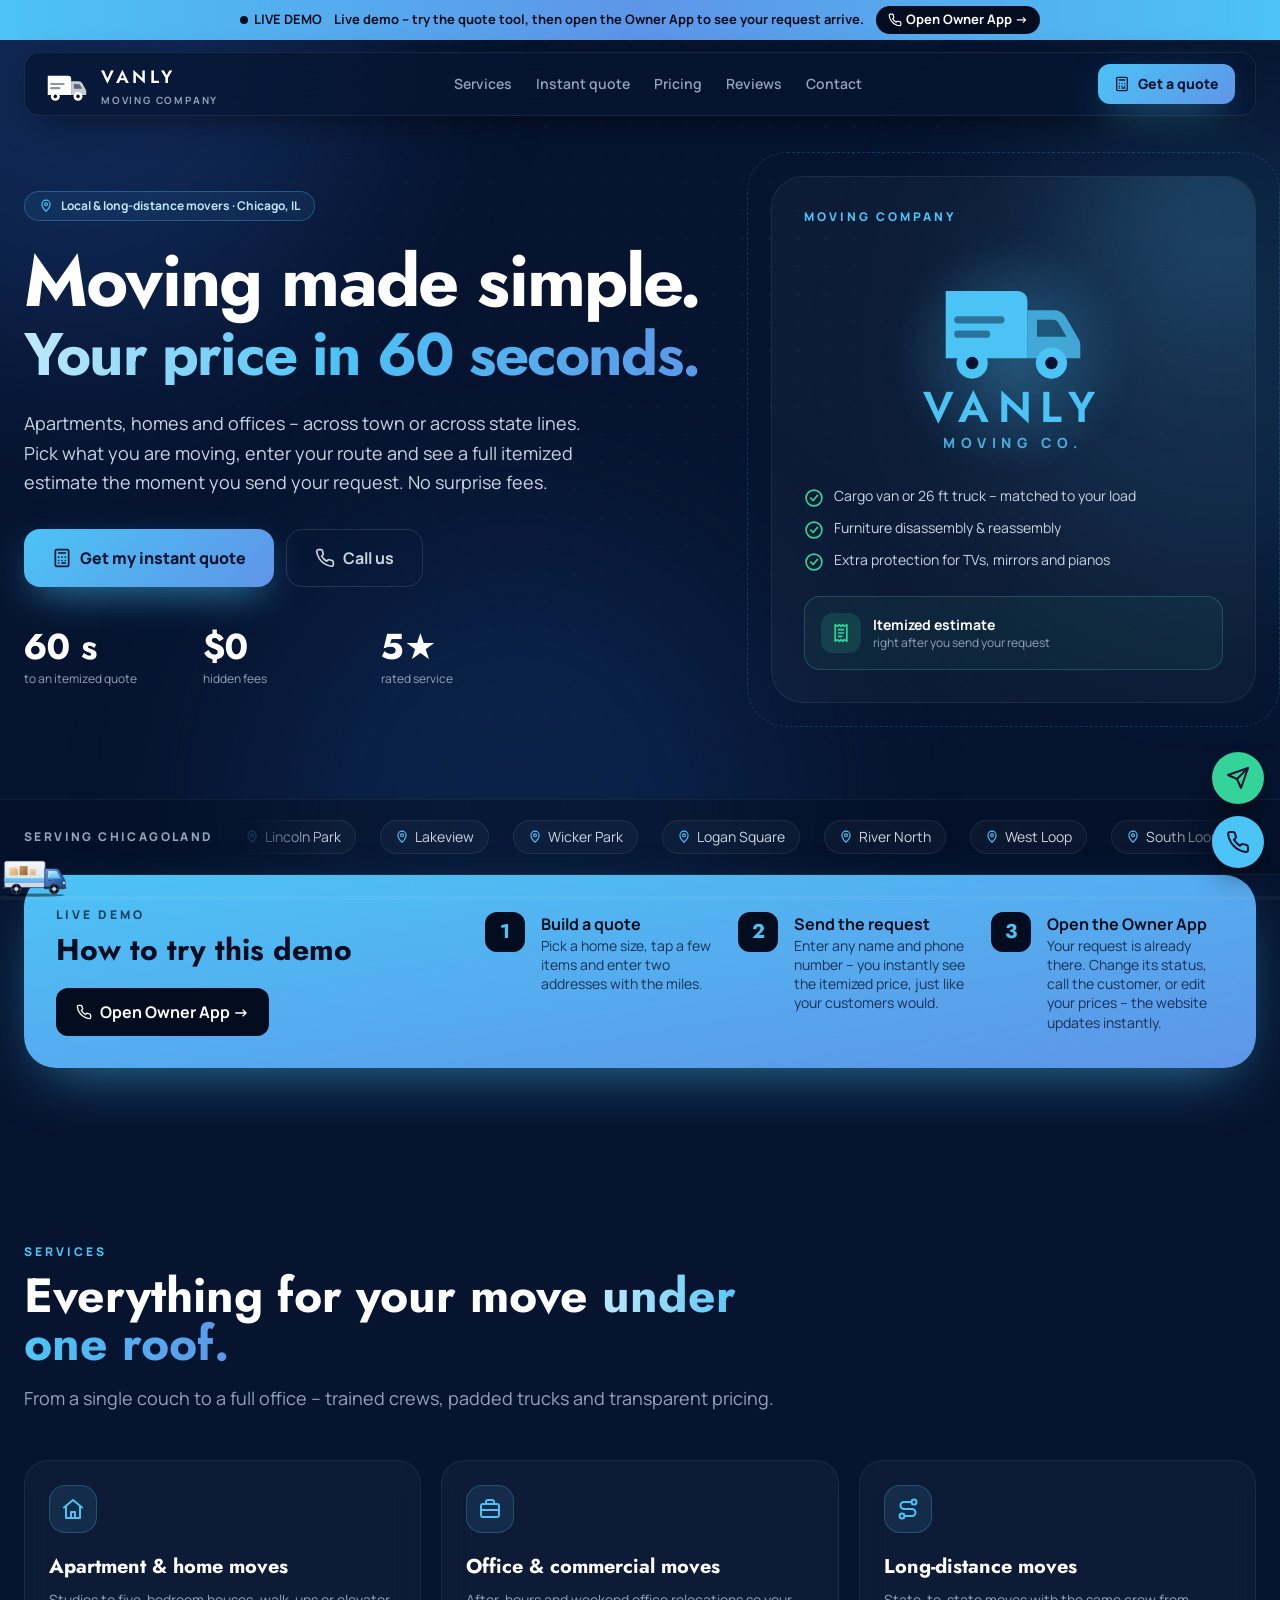
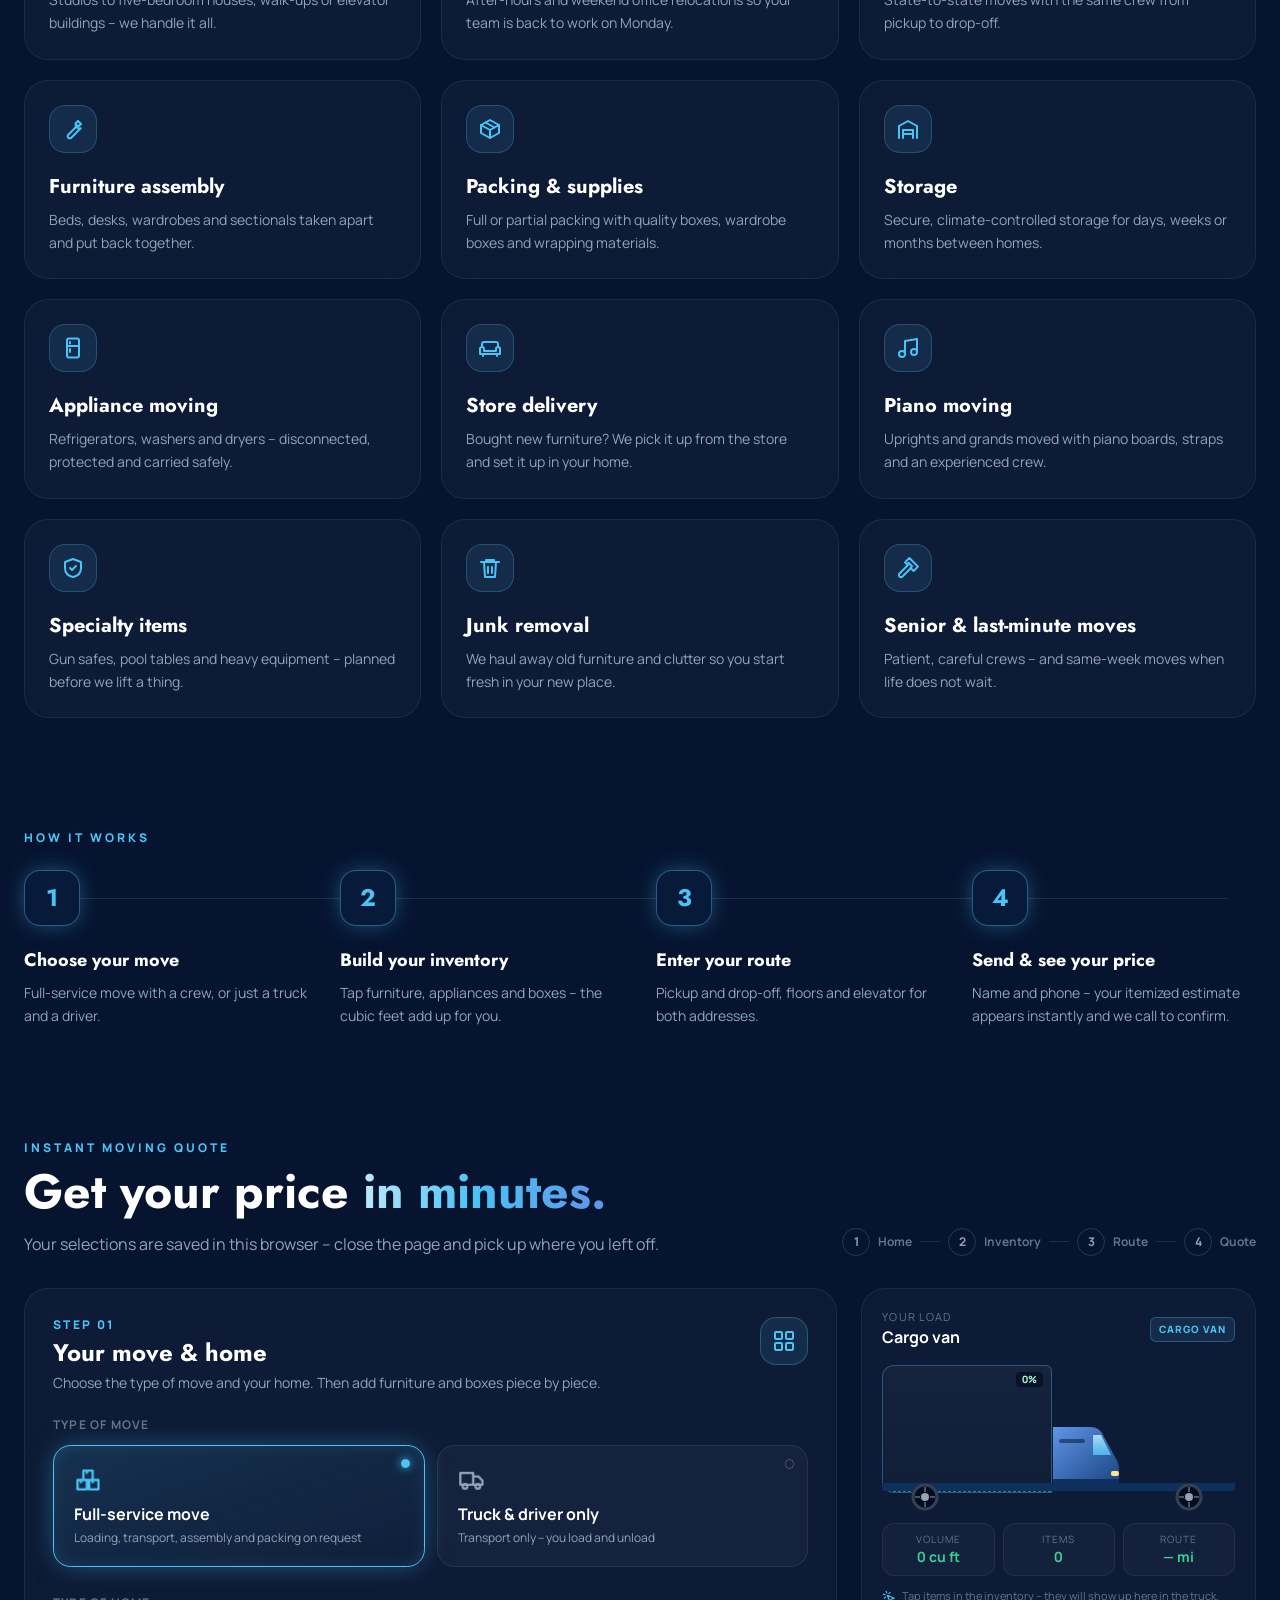
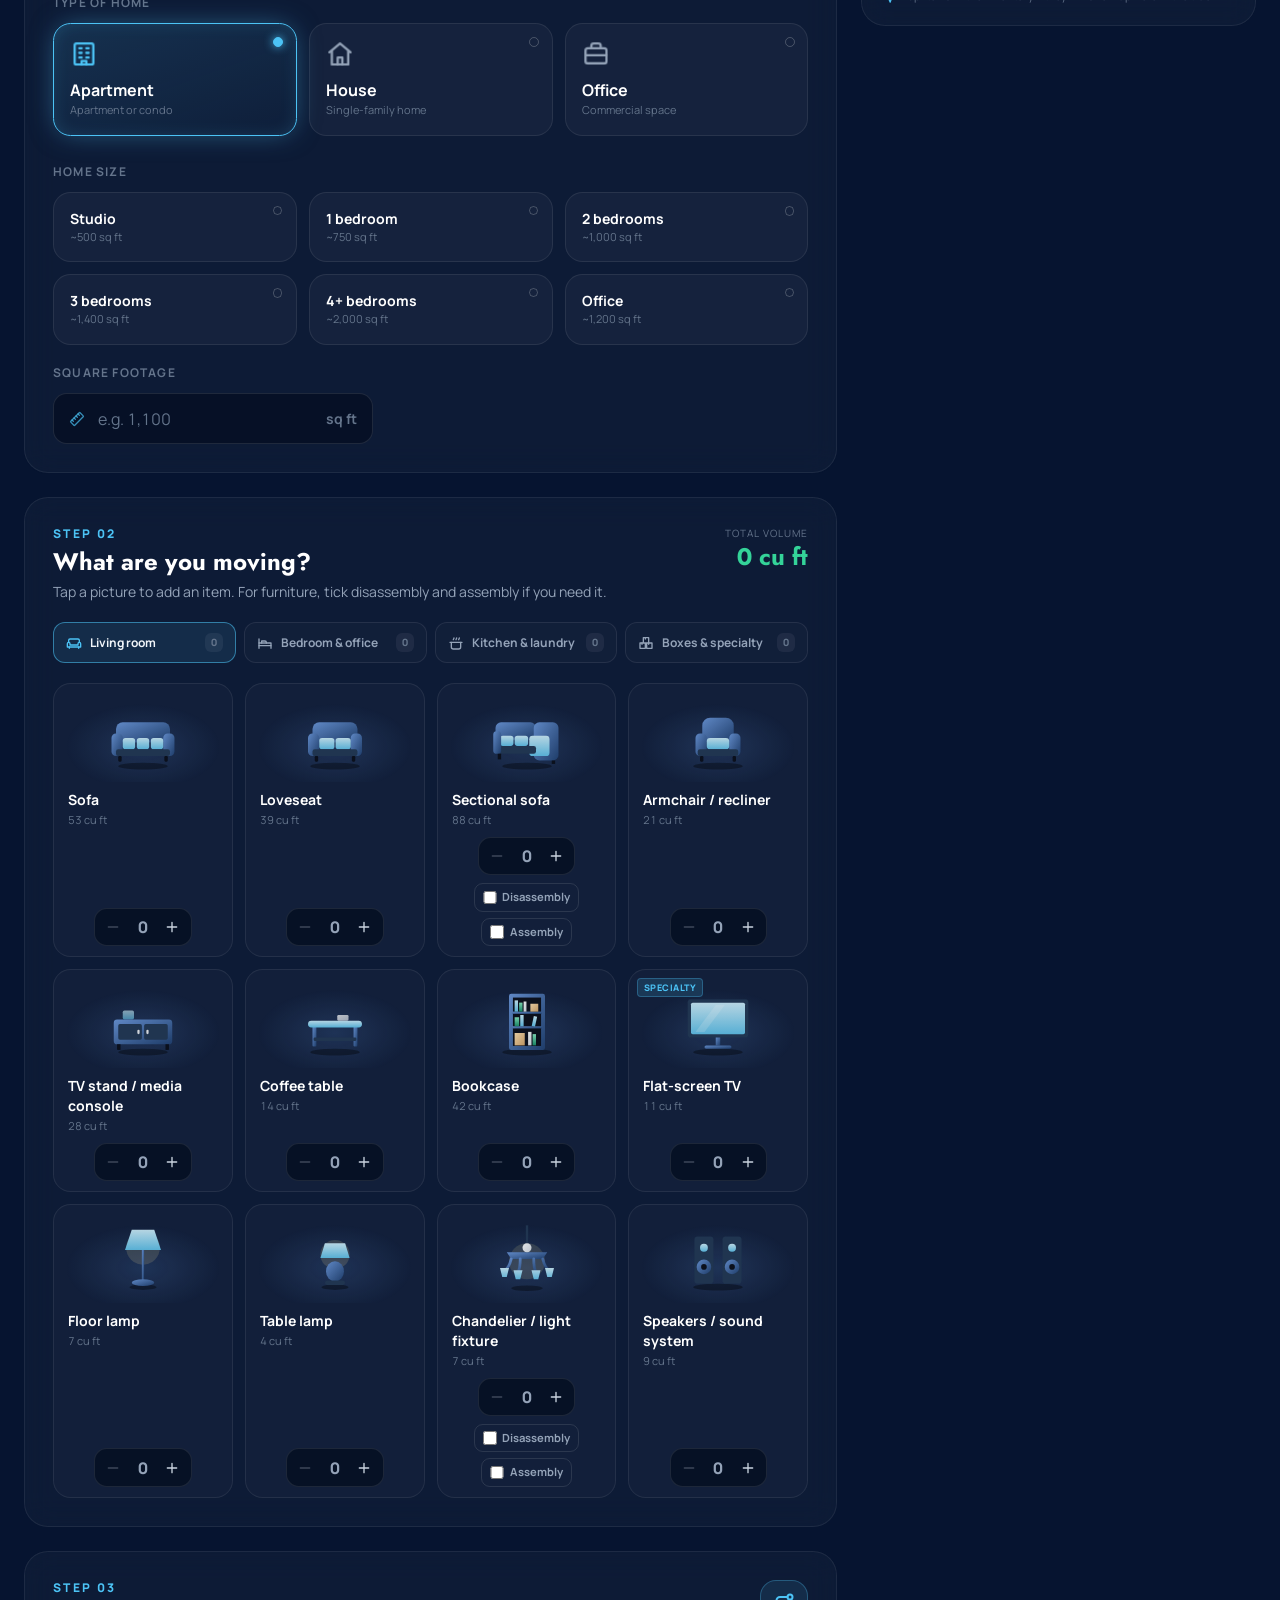
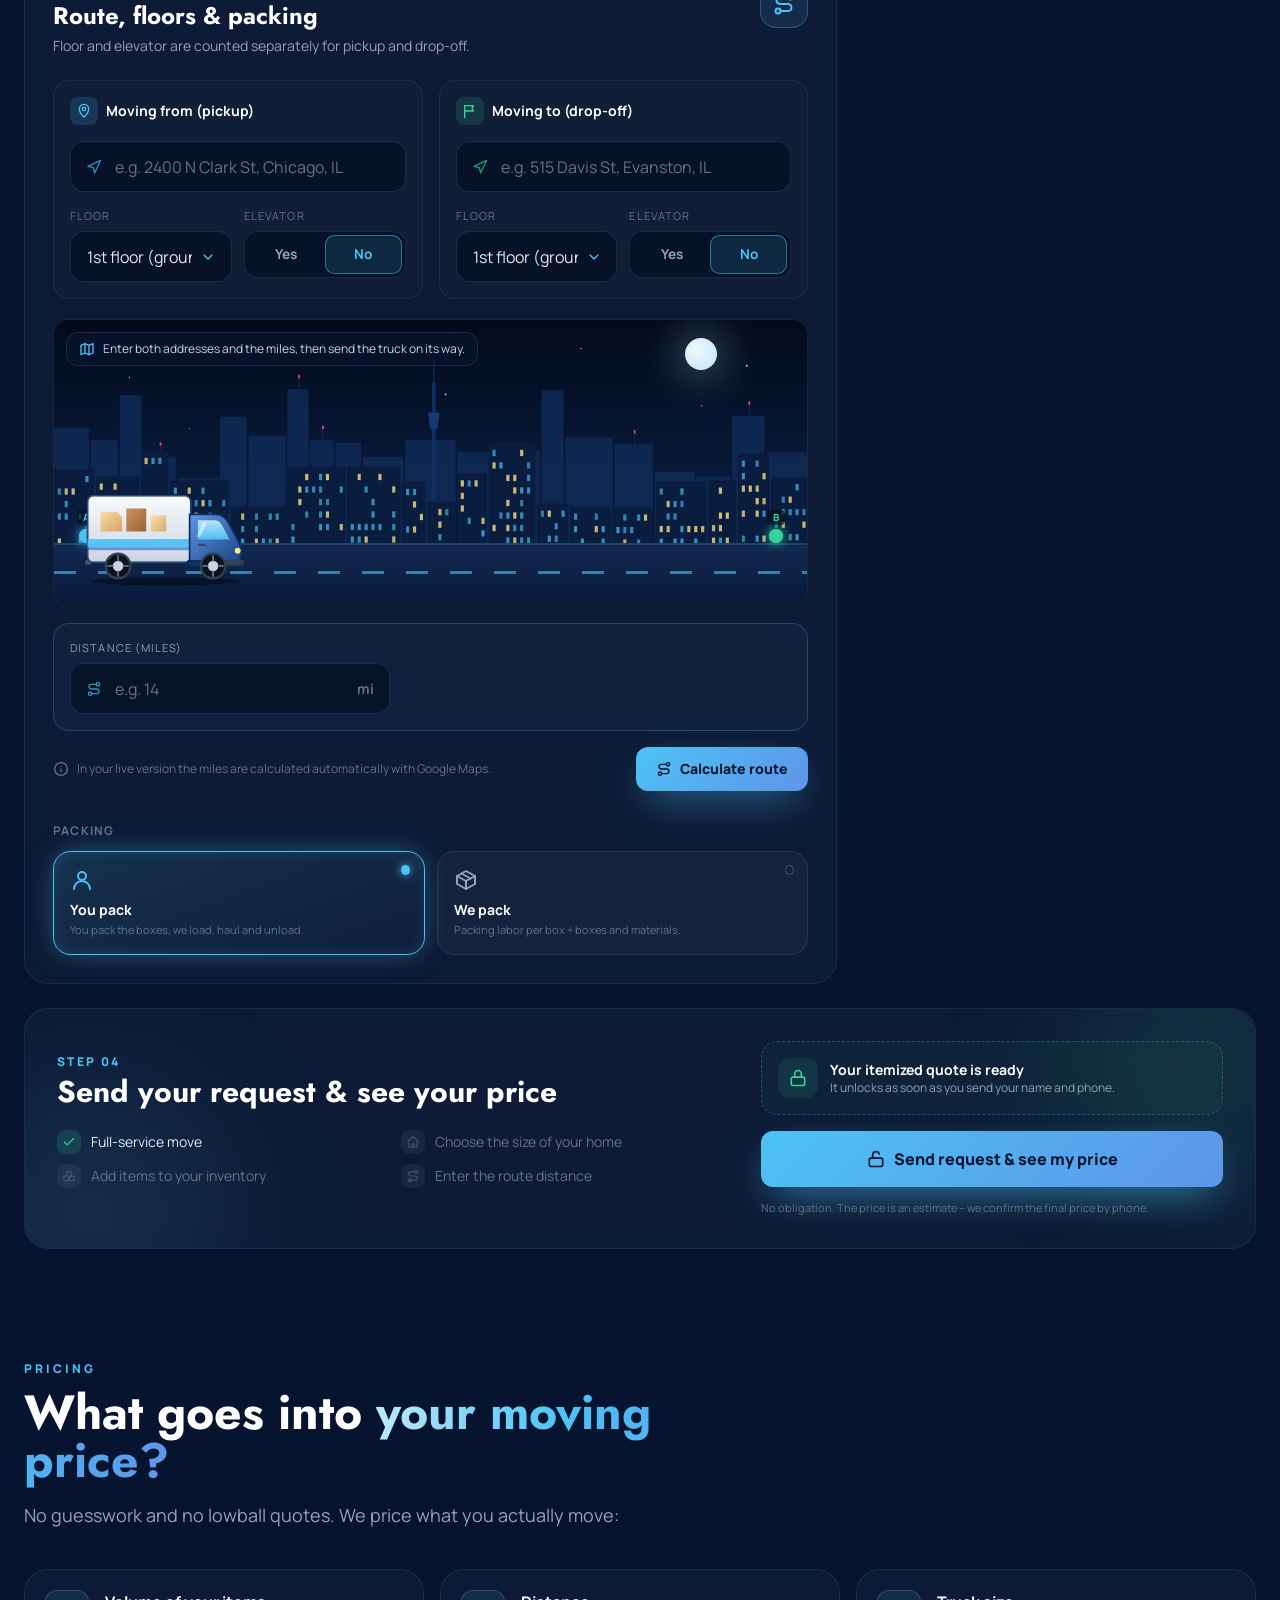
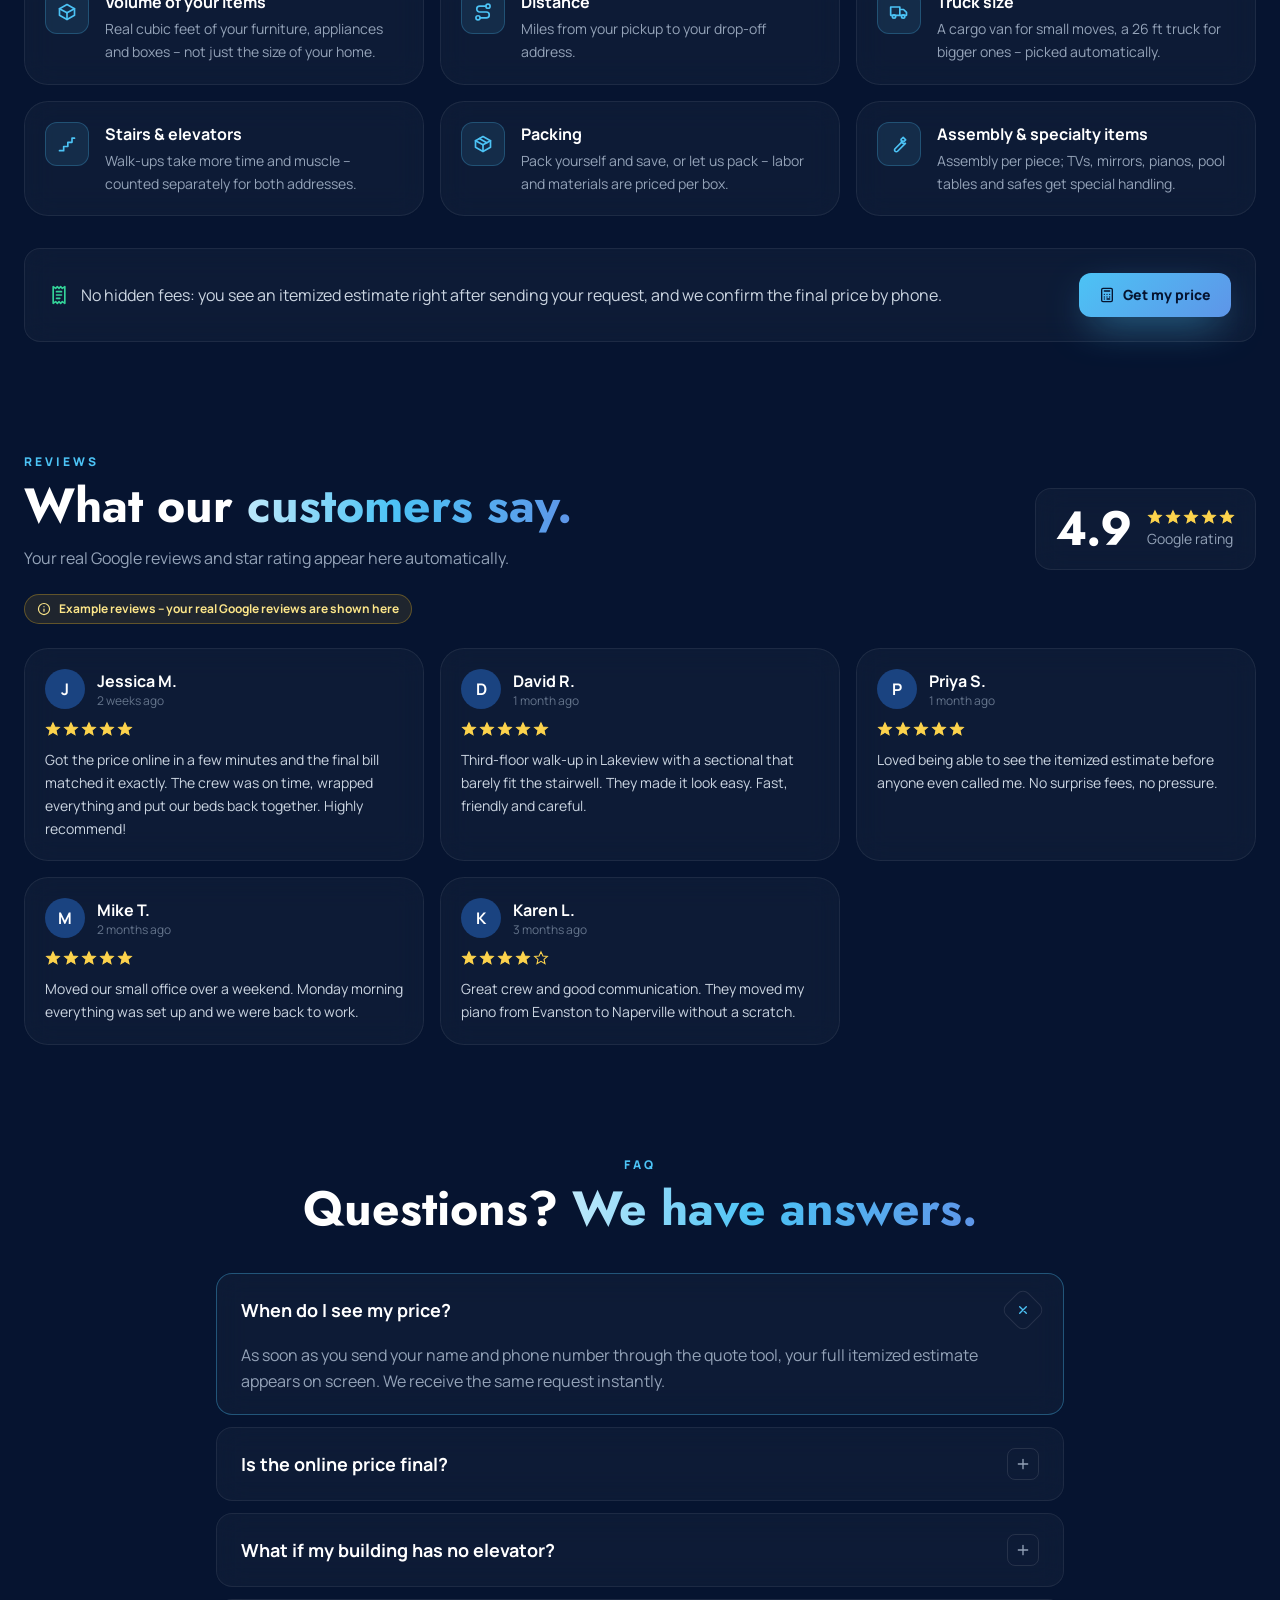
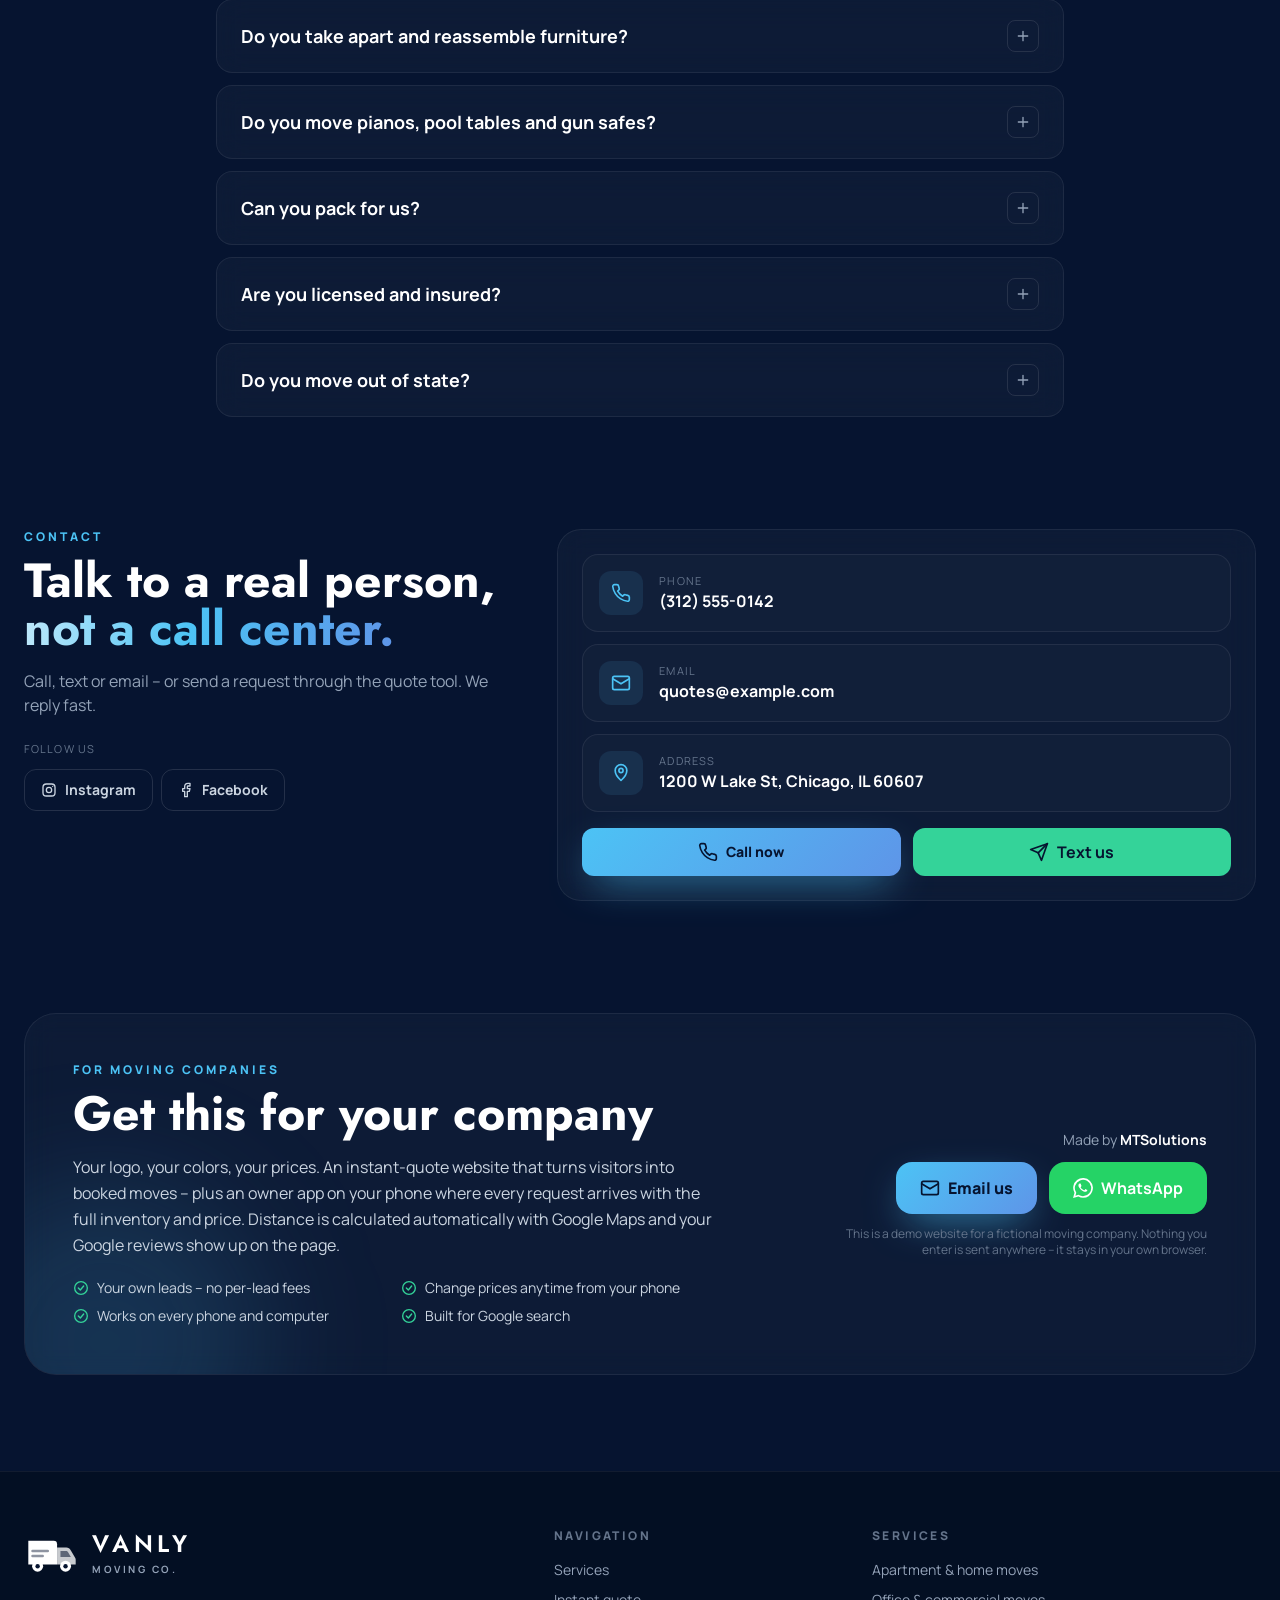
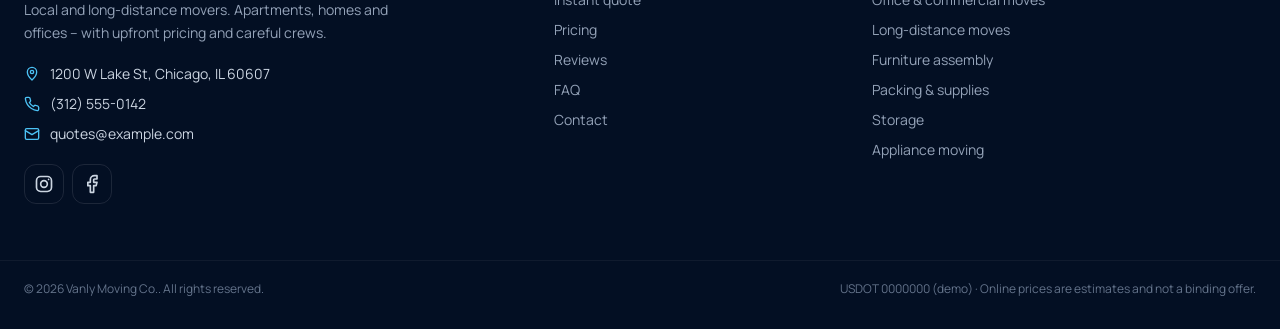
<file: index.html>
<!doctype html>
<html lang="en-US" class="no-js">
<head>
<meta charset="utf-8">
<meta name="viewport" content="width=device-width, initial-scale=1, viewport-fit=cover">
<title>Vanly Moving Co. – Local &amp; Long-Distance Movers | Live Demo</title>
<meta name="description" content="Live demo of an instant moving quote website with an owner app. Customers build their inventory, enter the route and get an itemized moving estimate in minutes.">
<meta name="robots" content="noindex, nofollow">
<meta property="og:type" content="website">
<meta property="og:title" content="Vanly Moving Co. – Local &amp; Long-Distance Movers | Live Demo">
<meta property="og:description" content="Live demo of an instant moving quote website with an owner app. Customers build their inventory, enter the route and get an itemized moving estimate in minutes.">
<meta property="og:image" content="https://vanly-demo.vercel.app/assets/og.png">
<meta property="og:image:width" content="1200">
<meta property="og:image:height" content="630">
<meta property="og:url" content="https://vanly-demo.vercel.app/">
<meta name="twitter:card" content="summary_large_image">
<meta name="theme-color" content="#061430">
<meta name="format-detection" content="telephone=no">
<link rel="icon" type="image/svg+xml" href="/assets/icon.svg">
<link rel="icon" type="image/png" sizes="192x192" href="/assets/ikona-192.png">
<link rel="apple-touch-icon" href="/assets/ikona-180.png">
<link rel="preconnect" href="https://fonts.googleapis.com">
<link rel="preconnect" href="https://fonts.gstatic.com" crossorigin>
<link rel="stylesheet" href="https://fonts.googleapis.com/css2?family=Jost:wght@500;600;700&amp;family=Manrope:wght@400;500;600;700;800&amp;display=swap">
<link rel="stylesheet" href="/assets/style.css?v=73fd5e9d">
</head>
<body class="font-sans bg-brand-900 text-slate-200 overflow-x-hidden antialiased">
<svg width="0" height="0" class="absolute" aria-hidden="true" focusable="false"><defs>
<linearGradient id="ilA" x1="0" y1="0" x2="1" y2="1"><stop offset="0" stop-color="#5e95e8"/><stop offset="1" stop-color="#1a4380"/></linearGradient>
<linearGradient id="ilB" x1="0" y1="0" x2="0" y2="1"><stop offset="0" stop-color="#bfe9fb"/><stop offset="1" stop-color="#4cc3f5"/></linearGradient>
<linearGradient id="ilE" x1="0" y1="0" x2="0" y2="1"><stop offset="0" stop-color="#6ee7b7"/><stop offset="1" stop-color="#059669"/></linearGradient>
<linearGradient id="ilK" x1="0" y1="0" x2="1" y2="1"><stop offset="0" stop-color="#fcd9a0"/><stop offset="1" stop-color="#d6a15c"/></linearGradient>
<linearGradient id="ilKK" x1="0" y1="0" x2="1" y2="1"><stop offset="0" stop-color="#c88a45"/><stop offset="1" stop-color="#8f5626"/></linearGradient>
<linearGradient id="ilW" x1="0" y1="0" x2="1" y2="1"><stop offset="0" stop-color="#f8fafc"/><stop offset="1" stop-color="#cbd5e1"/></linearGradient>
<linearGradient id="vanBoxG" x1="0" y1="0" x2="0" y2="1"><stop offset="0" stop-color="#f8fafc"/><stop offset="1" stop-color="#cbd5e1"/></linearGradient>
<linearGradient id="vanCabG" x1="0" y1="0" x2="1" y2="1"><stop offset="0" stop-color="#5e95e8"/><stop offset="1" stop-color="#1a4380"/></linearGradient>
<linearGradient id="elBodyG" x1="0" y1="0" x2="1" y2="1"><stop offset="0" stop-color="#60a5fa"/><stop offset="1" stop-color="#1d4ed8"/></linearGradient>
<linearGradient id="elHeadG" x1="0" y1="0" x2="1" y2="1"><stop offset="0" stop-color="#93c5fd"/><stop offset="1" stop-color="#3b82f6"/></linearGradient>
<linearGradient id="elBlanketG" x1="0" y1="0" x2="1" y2="0"><stop offset="0" stop-color="#4cc3f5"/><stop offset="1" stop-color="#5e95e8"/></linearGradient>
</defs></svg>
<div class="ambient" aria-hidden="true"><div class="blob blob-1"><span></span></div><div class="blob blob-2"><span></span></div><div class="blob blob-3"><span></span></div></div>
<a href="#sadrzaj" class="sr-only focus:not-sr-only focus:fixed focus:top-3 focus:left-3 focus:z-[100] focus:px-4 focus:py-2 focus:rounded-lg focus:bg-acc focus:text-brand-900 focus:font-bold">Skip to content</a>
<header class="fixed top-0 inset-x-0 z-50">
  <div class="demo-bar bg-gradient-to-r from-acc via-[#5e95e8] to-acc text-brand-950">
    <div class="mx-auto max-w-7xl px-3 sm:px-6 py-1.5 flex items-center justify-center gap-3 text-[12px] sm:text-[13px] font-bold">
      <span class="inline-flex items-center gap-1.5 shrink-0"><span class="w-2 h-2 rounded-full bg-brand-950 animate-pulse"></span>LIVE DEMO</span>
      <span class="hidden md:inline truncate">Live demo – try the quote tool, then open the Owner App to see your request arrive.</span>
      <a href="/admin/" target="_blank" rel="noopener" class="shrink-0 inline-flex items-center gap-1 rounded-full bg-brand-950 text-white px-3 py-1 hover:bg-brand-900"><svg viewBox="0 0 24 24" class="w-3.5 h-3.5" fill="none" stroke="currentColor" stroke-width="2" stroke-linecap="round" stroke-linejoin="round" aria-hidden="true"><path d="M22 16.9v3a2 2 0 0 1-2.2 2 19.8 19.8 0 0 1-8.6-3.1 19.5 19.5 0 0 1-6-6A19.8 19.8 0 0 1 2.1 4.2 2 2 0 0 1 4.1 2h3a2 2 0 0 1 2 1.7c.1.9.4 1.8.7 2.7a2 2 0 0 1-.5 2.1L8 9.8a16 16 0 0 0 6 6l1.3-1.3a2 2 0 0 1 2.1-.4c.9.3 1.8.6 2.7.7a2 2 0 0 1 1.7 2Z"/></svg>Open Owner App →</a>
    </div>
  </div>
  <div class="mx-auto max-w-7xl px-3 sm:px-6 pt-3">
    <div class="relative flex items-center justify-between gap-2 sm:gap-3 rounded-2xl border border-white/[0.08] bg-brand-900/75 backdrop-blur-xl px-2.5 sm:px-5 py-2.5 shadow-[0_10px_40px_-15px_rgba(0,0,0,.8)]">
      <a href="/" class="flex items-center gap-2 sm:gap-3 min-w-0" aria-label="Vanly Moving Co.">
        <span class="text-white shrink-0"><svg viewBox="0 0 64 52" class="w-10 h-8 sm:w-11 sm:h-9" aria-hidden="true"><path d="M4 14h30a4 4 0 0 1 4 4v24H4z" fill="currentColor"/><path d="M38 22h11c2.2 0 4 1.1 5.1 3l5.4 9.4c.3.6.5 1.3.5 2V42H38z" fill="currentColor" opacity=".78"/><path d="M42 26h6.6c1 0 1.9.5 2.4 1.4l3.3 5.6H42z" fill="#061430" opacity=".55"/><circle cx="15" cy="44" r="6.5" fill="currentColor"/><circle cx="15" cy="44" r="2.6" fill="#061430"/><circle cx="48" cy="44" r="6.5" fill="currentColor"/><circle cx="48" cy="44" r="2.6" fill="#061430"/><path d="M9 26h18M9 32h12" stroke="#061430" stroke-width="3" stroke-linecap="round" opacity=".45"/></svg></span>
        <span class="leading-none min-w-0">
          <span class="block font-display text-[15px] max-[359px]:text-sm max-[359px]:tracking-[.06em] sm:text-lg font-semibold tracking-[.14em] sm:tracking-[.2em] text-white whitespace-nowrap">VANLY</span>
          <span class="block max-[359px]:hidden text-[8.5px] sm:text-[10px] font-bold tracking-[.1em] sm:tracking-[.18em] uppercase text-slate-400 mt-1 whitespace-nowrap">Moving company</span>
        </span>
      </a>
      <nav id="mainNav" class="hidden lg:flex items-center gap-6" aria-label="Menu"><a href="#usluge" class="nav-link text-sm font-semibold text-slate-400">Services</a><a href="#kalkulator" class="nav-link text-sm font-semibold text-slate-400">Instant quote</a><a href="#cene" class="nav-link text-sm font-semibold text-slate-400">Pricing</a><a href="#recenzije" class="nav-link text-sm font-semibold text-slate-400">Reviews</a><a href="#kontakt" class="nav-link text-sm font-semibold text-slate-400">Contact</a></nav>
      <div class="flex items-center gap-1.5 sm:gap-2 shrink-0">
        <a href="#kalkulator" class="hidden sm:inline-flex btn-primary items-center gap-2 text-sm px-4 h-10 rounded-xl"><svg viewBox="0 0 24 24" class="w-4 h-4" fill="none" stroke="currentColor" stroke-width="2" stroke-linecap="round" stroke-linejoin="round" aria-hidden="true"><rect x="4" y="2" width="16" height="20" rx="2"/><path d="M8 6h8"/><path d="M8 11h.01M12 11h.01M16 11h.01M8 15h.01M12 15h.01M16 15h.01M8 18h.01M12 18h4"/></svg>Get a quote</a>
        <button id="menuBtn" type="button" class="lg:hidden flex items-center justify-center w-10 h-10 rounded-xl border border-white/10 text-slate-200" aria-expanded="false" aria-controls="mobileMenu" aria-label="Menu"><svg viewBox="0 0 24 24" class="w-5 h-5" fill="none" stroke="currentColor" stroke-width="2" stroke-linecap="round" stroke-linejoin="round" aria-hidden="true"><path d="M4 7h16M4 12h16M4 17h16"/></svg></button>
      </div>
      <div id="mobileMenu" class="mobile-menu closed lg:hidden absolute left-0 right-0 top-[calc(100%+8px)] p-2 rounded-2xl border border-white/10 bg-brand-850/95 backdrop-blur-xl shadow-2xl">
        <nav aria-label="Menu"><a href="#usluge" class="flex items-center justify-between px-4 py-3 rounded-xl text-slate-200 font-semibold hover:bg-white/[0.05]">Services<svg viewBox="0 0 24 24" class="w-4 h-4 text-slate-500" fill="none" stroke="currentColor" stroke-width="2" stroke-linecap="round" stroke-linejoin="round" aria-hidden="true"><path d="M5 12h14"/><path d="m13 6 6 6-6 6"/></svg></a><a href="#kalkulator" class="flex items-center justify-between px-4 py-3 rounded-xl text-slate-200 font-semibold hover:bg-white/[0.05]">Instant quote<svg viewBox="0 0 24 24" class="w-4 h-4 text-slate-500" fill="none" stroke="currentColor" stroke-width="2" stroke-linecap="round" stroke-linejoin="round" aria-hidden="true"><path d="M5 12h14"/><path d="m13 6 6 6-6 6"/></svg></a><a href="#cene" class="flex items-center justify-between px-4 py-3 rounded-xl text-slate-200 font-semibold hover:bg-white/[0.05]">Pricing<svg viewBox="0 0 24 24" class="w-4 h-4 text-slate-500" fill="none" stroke="currentColor" stroke-width="2" stroke-linecap="round" stroke-linejoin="round" aria-hidden="true"><path d="M5 12h14"/><path d="m13 6 6 6-6 6"/></svg></a><a href="#recenzije" class="flex items-center justify-between px-4 py-3 rounded-xl text-slate-200 font-semibold hover:bg-white/[0.05]">Reviews<svg viewBox="0 0 24 24" class="w-4 h-4 text-slate-500" fill="none" stroke="currentColor" stroke-width="2" stroke-linecap="round" stroke-linejoin="round" aria-hidden="true"><path d="M5 12h14"/><path d="m13 6 6 6-6 6"/></svg></a><a href="#kontakt" class="flex items-center justify-between px-4 py-3 rounded-xl text-slate-200 font-semibold hover:bg-white/[0.05]">Contact<svg viewBox="0 0 24 24" class="w-4 h-4 text-slate-500" fill="none" stroke="currentColor" stroke-width="2" stroke-linecap="round" stroke-linejoin="round" aria-hidden="true"><path d="M5 12h14"/><path d="m13 6 6 6-6 6"/></svg></a></nav>
        <a href="/admin/" target="_blank" rel="noopener" class="btn-ghost flex items-center justify-center gap-2 mx-2 mt-2 py-3 rounded-xl text-sm font-bold"><svg viewBox="0 0 24 24" class="w-4 h-4" fill="none" stroke="currentColor" stroke-width="2" stroke-linecap="round" stroke-linejoin="round" aria-hidden="true"><path d="M22 16.9v3a2 2 0 0 1-2.2 2 19.8 19.8 0 0 1-8.6-3.1 19.5 19.5 0 0 1-6-6A19.8 19.8 0 0 1 2.1 4.2 2 2 0 0 1 4.1 2h3a2 2 0 0 1 2 1.7c.1.9.4 1.8.7 2.7a2 2 0 0 1-.5 2.1L8 9.8a16 16 0 0 0 6 6l1.3-1.3a2 2 0 0 1 2.1-.4c.9.3 1.8.6 2.7.7a2 2 0 0 1 1.7 2Z"/></svg>Open Owner App</a>
        <a href="#kalkulator" class="btn-primary flex items-center justify-center gap-2 m-2 mt-1 py-3 rounded-xl text-sm"><svg viewBox="0 0 24 24" class="w-4 h-4" fill="none" stroke="currentColor" stroke-width="2" stroke-linecap="round" stroke-linejoin="round" aria-hidden="true"><rect x="4" y="2" width="16" height="20" rx="2"/><path d="M8 6h8"/><path d="M8 11h.01M12 11h.01M16 11h.01M8 15h.01M12 15h.01M16 15h.01M8 18h.01M12 18h4"/></svg>Get a quote</a>
      </div>
    </div>
  </div>
</header>
<main id="sadrzaj" class="relative z-10">
<section id="pocetak" class="relative pt-40 sm:pt-44 pb-16 lg:pb-24 overflow-hidden">
  <canvas id="heroDots" class="hero-dots" aria-hidden="true"></canvas>
  <div class="relative max-w-7xl mx-auto px-4 sm:px-6 grid lg:grid-cols-12 gap-12 items-center">
    <div class="lg:col-span-7 reveal">
      <div class="inline-flex items-center gap-2 rounded-full border border-acc/30 bg-acc/[0.07] px-3.5 py-1.5 text-xs font-bold text-acc-soft"><svg viewBox="0 0 24 24" class="w-3.5 h-3.5 text-acc" fill="none" stroke="currentColor" stroke-width="2" stroke-linecap="round" stroke-linejoin="round" aria-hidden="true"><path d="M12 21s7-6.2 7-12a7 7 0 0 0-14 0c0 5.8 7 12 7 12Z"/><circle cx="12" cy="9" r="2.5"/></svg>Local &amp; long-distance movers · Chicago, IL</div>
      <h1 class="mt-6 font-display text-5xl sm:text-6xl xl:text-7xl font-bold text-white leading-[1.02] tracking-tight">Moving made simple.<span class="block text-grad mt-2 text-4xl sm:text-5xl xl:text-6xl leading-[1.08]">Your price in 60 seconds.</span></h1>
      <p class="mt-6 text-lg text-slate-300 max-w-xl leading-relaxed">Apartments, homes and offices – across town or across state lines. Pick what you are moving, enter your route and see a full itemized estimate the moment you send your request. No surprise fees.</p>
      <div class="mt-8 flex flex-col sm:flex-row gap-3">
        <a href="#kalkulator" class="btn-primary pulse-glow inline-flex items-center justify-center gap-2 text-base px-7 py-4 rounded-2xl"><svg viewBox="0 0 24 24" class="w-5 h-5" fill="none" stroke="currentColor" stroke-width="2" stroke-linecap="round" stroke-linejoin="round" aria-hidden="true"><rect x="4" y="2" width="16" height="20" rx="2"/><path d="M8 6h8"/><path d="M8 11h.01M12 11h.01M16 11h.01M8 15h.01M12 15h.01M16 15h.01M8 18h.01M12 18h4"/></svg>Get my instant quote</a>
        <a href="tel:+13125550142" class="btn-ghost inline-flex items-center justify-center gap-2 text-base font-bold px-7 py-4 rounded-2xl"><svg viewBox="0 0 24 24" class="w-5 h-5" fill="none" stroke="currentColor" stroke-width="2" stroke-linecap="round" stroke-linejoin="round" aria-hidden="true"><path d="M22 16.9v3a2 2 0 0 1-2.2 2 19.8 19.8 0 0 1-8.6-3.1 19.5 19.5 0 0 1-6-6A19.8 19.8 0 0 1 2.1 4.2 2 2 0 0 1 4.1 2h3a2 2 0 0 1 2 1.7c.1.9.4 1.8.7 2.7a2 2 0 0 1-.5 2.1L8 9.8a16 16 0 0 0 6 6l1.3-1.3a2 2 0 0 1 2.1-.4c.9.3 1.8.6 2.7.7a2 2 0 0 1 1.7 2Z"/></svg>Call us</a>
      </div>
      <div class="mt-10 grid grid-cols-3 gap-6 max-w-lg"><div><div class="font-display text-3xl sm:text-4xl font-bold text-white tabular">60 s</div><div class="text-xs text-slate-400 mt-1 leading-snug">to an itemized quote</div></div><div><div class="font-display text-3xl sm:text-4xl font-bold text-white tabular">$0</div><div class="text-xs text-slate-400 mt-1 leading-snug">hidden fees</div></div><div><div class="font-display text-3xl sm:text-4xl font-bold text-white tabular">5★</div><div class="text-xs text-slate-400 mt-1 leading-snug">rated service</div></div></div>
    </div>
    <div class="lg:col-span-5 reveal" style="animation-delay:.15s">
      <div class="relative">
        <div class="absolute -inset-6 rounded-[2.5rem] border border-dashed border-acc/20 ring-spin pointer-events-none" aria-hidden="true"></div>
        <div class="glass pointer-glow !rounded-[2rem] p-6 sm:p-8 overflow-hidden">
          <div class="absolute -top-24 -right-24 w-64 h-64 rounded-full bg-acc/15 blur-3xl pointer-events-none" aria-hidden="true"></div>
          <div class="relative text-xs font-extrabold tracking-[.25em] uppercase text-acc">Moving company</div>
          <div class="relative mx-auto my-6 sm:my-8 w-[78%] max-w-[300px]">
            <div class="logo-halo" aria-hidden="true"></div>
            <div class="logo-glow-svg relative"><svg viewBox="0 0 320 210" class="w-full h-auto overflow-visible" role="img" aria-label="Vanly Moving Co.">
  <defs>
    <linearGradient id="logoShine" x1="-1" y1="0" x2="0" y2="0" gradientUnits="objectBoundingBox">
      <stop offset="0" stop-color="#4cc3f5"/><stop offset=".42" stop-color="#4cc3f5"/><stop offset=".5" stop-color="#f0fbff"/><stop offset=".58" stop-color="#4cc3f5"/><stop offset="1" stop-color="#5e95e8"/>
      <animate attributeName="x1" values="-1;1;1" keyTimes="0;.55;1" dur="4.8s" repeatCount="indefinite"/>
      <animate attributeName="x2" values="0;2;2" keyTimes="0;.55;1" dur="4.8s" repeatCount="indefinite"/>
    </linearGradient>
  </defs>
  <g fill="url(#logoShine)" style="color:#4cc3f5">
    <svg x="78" y="0" width="164" height="134" viewBox="0 0 64 52"><g fill="url(#logoShine)"><path d="M4 14h30a4 4 0 0 1 4 4v24H4z" fill="url(#logoShine)"/><path d="M38 22h11c2.2 0 4 1.1 5.1 3l5.4 9.4c.3.6.5 1.3.5 2V42H38z" fill="url(#logoShine)" opacity=".78"/><path d="M42 26h6.6c1 0 1.9.5 2.4 1.4l3.3 5.6H42z" fill="#061430" opacity=".55"/><circle cx="15" cy="44" r="6.5" fill="url(#logoShine)"/><circle cx="15" cy="44" r="2.6" fill="#061430"/><circle cx="48" cy="44" r="6.5" fill="url(#logoShine)"/><circle cx="48" cy="44" r="2.6" fill="#061430"/><path d="M9 26h18M9 32h12" stroke="#061430" stroke-width="3" stroke-linecap="round" opacity=".45"/></g></svg>
    <text x="160" y="176" text-anchor="middle" font-family="Jost, sans-serif" font-weight="600" font-size="46" letter-spacing="9">VANLY</text>
    <text x="160" y="204" text-anchor="middle" font-family="Manrope, sans-serif" font-weight="800" font-size="15" letter-spacing="6" opacity=".85">MOVING CO.</text>
  </g>
</svg></div>
          </div>
          <ul class="relative space-y-2.5 text-sm text-slate-300"><li class="flex items-start gap-2.5"><svg viewBox="0 0 24 24" class="w-5 h-5 text-price shrink-0 mt-0.5" fill="none" stroke="currentColor" stroke-width="2" stroke-linecap="round" stroke-linejoin="round" aria-hidden="true"><circle cx="12" cy="12" r="9.5"/><path d="m8 12 3 3 5-6"/></svg><span>Cargo van or 26 ft truck – matched to your load</span></li><li class="flex items-start gap-2.5"><svg viewBox="0 0 24 24" class="w-5 h-5 text-price shrink-0 mt-0.5" fill="none" stroke="currentColor" stroke-width="2" stroke-linecap="round" stroke-linejoin="round" aria-hidden="true"><circle cx="12" cy="12" r="9.5"/><path d="m8 12 3 3 5-6"/></svg><span>Furniture disassembly &amp; reassembly</span></li><li class="flex items-start gap-2.5"><svg viewBox="0 0 24 24" class="w-5 h-5 text-price shrink-0 mt-0.5" fill="none" stroke="currentColor" stroke-width="2" stroke-linecap="round" stroke-linejoin="round" aria-hidden="true"><circle cx="12" cy="12" r="9.5"/><path d="m8 12 3 3 5-6"/></svg><span>Extra protection for TVs, mirrors and pianos</span></li></ul>
          <div class="relative mt-6 flex items-center gap-3 rounded-2xl border border-price/25 bg-price/[0.06] p-4">
            <span class="w-10 h-10 rounded-xl bg-price/15 text-price flex items-center justify-center shrink-0"><svg viewBox="0 0 24 24" class="w-5 h-5" fill="none" stroke="currentColor" stroke-width="2" stroke-linecap="round" stroke-linejoin="round" aria-hidden="true"><path d="M5 2v20l3-2 2 2 2-2 2 2 2-2 3 2V2l-3 2-2-2-2 2-2-2-2 2-3-2Z"/><path d="M9 8h6M9 12h6M9 16h4"/></svg></span>
            <div><div class="text-sm font-bold text-white">Itemized estimate</div><div class="text-xs text-slate-400">right after you send your request</div></div>
          </div>
        </div>
      </div>
    </div>
  </div>
</section>
<div class="relative z-10 border-y border-white/[0.06] bg-brand-950/40 py-5">
  <div class="max-w-7xl mx-auto px-4 sm:px-6 flex flex-col md:flex-row md:items-center gap-4">
    <h2 class="shrink-0 text-xs font-extrabold tracking-[.2em] uppercase text-slate-400">Serving Chicagoland</h2>
    <div class="marquee overflow-hidden flex-1"><div class="marquee-track gap-3"><span class="inline-flex items-center gap-1.5 mr-3 px-3.5 py-1.5 rounded-full border border-white/[0.08] bg-white/[0.03] text-sm text-slate-300 whitespace-nowrap"><svg viewBox="0 0 24 24" class="w-3.5 h-3.5 text-acc" fill="none" stroke="currentColor" stroke-width="2" stroke-linecap="round" stroke-linejoin="round" aria-hidden="true"><path d="M12 21s7-6.2 7-12a7 7 0 0 0-14 0c0 5.8 7 12 7 12Z"/><circle cx="12" cy="9" r="2.5"/></svg>Lincoln Park</span><span class="inline-flex items-center gap-1.5 mr-3 px-3.5 py-1.5 rounded-full border border-white/[0.08] bg-white/[0.03] text-sm text-slate-300 whitespace-nowrap"><svg viewBox="0 0 24 24" class="w-3.5 h-3.5 text-acc" fill="none" stroke="currentColor" stroke-width="2" stroke-linecap="round" stroke-linejoin="round" aria-hidden="true"><path d="M12 21s7-6.2 7-12a7 7 0 0 0-14 0c0 5.8 7 12 7 12Z"/><circle cx="12" cy="9" r="2.5"/></svg>Lakeview</span><span class="inline-flex items-center gap-1.5 mr-3 px-3.5 py-1.5 rounded-full border border-white/[0.08] bg-white/[0.03] text-sm text-slate-300 whitespace-nowrap"><svg viewBox="0 0 24 24" class="w-3.5 h-3.5 text-acc" fill="none" stroke="currentColor" stroke-width="2" stroke-linecap="round" stroke-linejoin="round" aria-hidden="true"><path d="M12 21s7-6.2 7-12a7 7 0 0 0-14 0c0 5.8 7 12 7 12Z"/><circle cx="12" cy="9" r="2.5"/></svg>Wicker Park</span><span class="inline-flex items-center gap-1.5 mr-3 px-3.5 py-1.5 rounded-full border border-white/[0.08] bg-white/[0.03] text-sm text-slate-300 whitespace-nowrap"><svg viewBox="0 0 24 24" class="w-3.5 h-3.5 text-acc" fill="none" stroke="currentColor" stroke-width="2" stroke-linecap="round" stroke-linejoin="round" aria-hidden="true"><path d="M12 21s7-6.2 7-12a7 7 0 0 0-14 0c0 5.8 7 12 7 12Z"/><circle cx="12" cy="9" r="2.5"/></svg>Logan Square</span><span class="inline-flex items-center gap-1.5 mr-3 px-3.5 py-1.5 rounded-full border border-white/[0.08] bg-white/[0.03] text-sm text-slate-300 whitespace-nowrap"><svg viewBox="0 0 24 24" class="w-3.5 h-3.5 text-acc" fill="none" stroke="currentColor" stroke-width="2" stroke-linecap="round" stroke-linejoin="round" aria-hidden="true"><path d="M12 21s7-6.2 7-12a7 7 0 0 0-14 0c0 5.8 7 12 7 12Z"/><circle cx="12" cy="9" r="2.5"/></svg>River North</span><span class="inline-flex items-center gap-1.5 mr-3 px-3.5 py-1.5 rounded-full border border-white/[0.08] bg-white/[0.03] text-sm text-slate-300 whitespace-nowrap"><svg viewBox="0 0 24 24" class="w-3.5 h-3.5 text-acc" fill="none" stroke="currentColor" stroke-width="2" stroke-linecap="round" stroke-linejoin="round" aria-hidden="true"><path d="M12 21s7-6.2 7-12a7 7 0 0 0-14 0c0 5.8 7 12 7 12Z"/><circle cx="12" cy="9" r="2.5"/></svg>West Loop</span><span class="inline-flex items-center gap-1.5 mr-3 px-3.5 py-1.5 rounded-full border border-white/[0.08] bg-white/[0.03] text-sm text-slate-300 whitespace-nowrap"><svg viewBox="0 0 24 24" class="w-3.5 h-3.5 text-acc" fill="none" stroke="currentColor" stroke-width="2" stroke-linecap="round" stroke-linejoin="round" aria-hidden="true"><path d="M12 21s7-6.2 7-12a7 7 0 0 0-14 0c0 5.8 7 12 7 12Z"/><circle cx="12" cy="9" r="2.5"/></svg>South Loop</span><span class="inline-flex items-center gap-1.5 mr-3 px-3.5 py-1.5 rounded-full border border-white/[0.08] bg-white/[0.03] text-sm text-slate-300 whitespace-nowrap"><svg viewBox="0 0 24 24" class="w-3.5 h-3.5 text-acc" fill="none" stroke="currentColor" stroke-width="2" stroke-linecap="round" stroke-linejoin="round" aria-hidden="true"><path d="M12 21s7-6.2 7-12a7 7 0 0 0-14 0c0 5.8 7 12 7 12Z"/><circle cx="12" cy="9" r="2.5"/></svg>Hyde Park</span><span class="inline-flex items-center gap-1.5 mr-3 px-3.5 py-1.5 rounded-full border border-white/[0.08] bg-white/[0.03] text-sm text-slate-300 whitespace-nowrap"><svg viewBox="0 0 24 24" class="w-3.5 h-3.5 text-acc" fill="none" stroke="currentColor" stroke-width="2" stroke-linecap="round" stroke-linejoin="round" aria-hidden="true"><path d="M12 21s7-6.2 7-12a7 7 0 0 0-14 0c0 5.8 7 12 7 12Z"/><circle cx="12" cy="9" r="2.5"/></svg>Evanston</span><span class="inline-flex items-center gap-1.5 mr-3 px-3.5 py-1.5 rounded-full border border-white/[0.08] bg-white/[0.03] text-sm text-slate-300 whitespace-nowrap"><svg viewBox="0 0 24 24" class="w-3.5 h-3.5 text-acc" fill="none" stroke="currentColor" stroke-width="2" stroke-linecap="round" stroke-linejoin="round" aria-hidden="true"><path d="M12 21s7-6.2 7-12a7 7 0 0 0-14 0c0 5.8 7 12 7 12Z"/><circle cx="12" cy="9" r="2.5"/></svg>Oak Park</span><span class="inline-flex items-center gap-1.5 mr-3 px-3.5 py-1.5 rounded-full border border-white/[0.08] bg-white/[0.03] text-sm text-slate-300 whitespace-nowrap"><svg viewBox="0 0 24 24" class="w-3.5 h-3.5 text-acc" fill="none" stroke="currentColor" stroke-width="2" stroke-linecap="round" stroke-linejoin="round" aria-hidden="true"><path d="M12 21s7-6.2 7-12a7 7 0 0 0-14 0c0 5.8 7 12 7 12Z"/><circle cx="12" cy="9" r="2.5"/></svg>Naperville</span><span class="inline-flex items-center gap-1.5 mr-3 px-3.5 py-1.5 rounded-full border border-white/[0.08] bg-white/[0.03] text-sm text-slate-300 whitespace-nowrap"><svg viewBox="0 0 24 24" class="w-3.5 h-3.5 text-acc" fill="none" stroke="currentColor" stroke-width="2" stroke-linecap="round" stroke-linejoin="round" aria-hidden="true"><path d="M12 21s7-6.2 7-12a7 7 0 0 0-14 0c0 5.8 7 12 7 12Z"/><circle cx="12" cy="9" r="2.5"/></svg>Schaumburg</span><span class="inline-flex items-center gap-1.5 mr-3 px-3.5 py-1.5 rounded-full border border-white/[0.08] bg-white/[0.03] text-sm text-slate-300 whitespace-nowrap"><svg viewBox="0 0 24 24" class="w-3.5 h-3.5 text-acc" fill="none" stroke="currentColor" stroke-width="2" stroke-linecap="round" stroke-linejoin="round" aria-hidden="true"><path d="M12 21s7-6.2 7-12a7 7 0 0 0-14 0c0 5.8 7 12 7 12Z"/><circle cx="12" cy="9" r="2.5"/></svg>Skokie</span><span class="inline-flex items-center gap-1.5 mr-3 px-3.5 py-1.5 rounded-full border border-white/[0.08] bg-white/[0.03] text-sm text-slate-300 whitespace-nowrap"><svg viewBox="0 0 24 24" class="w-3.5 h-3.5 text-acc" fill="none" stroke="currentColor" stroke-width="2" stroke-linecap="round" stroke-linejoin="round" aria-hidden="true"><path d="M12 21s7-6.2 7-12a7 7 0 0 0-14 0c0 5.8 7 12 7 12Z"/><circle cx="12" cy="9" r="2.5"/></svg>Arlington Heights</span><span class="inline-flex items-center gap-1.5 mr-3 px-3.5 py-1.5 rounded-full border border-white/[0.08] bg-white/[0.03] text-sm text-slate-300 whitespace-nowrap"><svg viewBox="0 0 24 24" class="w-3.5 h-3.5 text-acc" fill="none" stroke="currentColor" stroke-width="2" stroke-linecap="round" stroke-linejoin="round" aria-hidden="true"><path d="M12 21s7-6.2 7-12a7 7 0 0 0-14 0c0 5.8 7 12 7 12Z"/><circle cx="12" cy="9" r="2.5"/></svg>Oak Brook</span><span class="inline-flex items-center gap-1.5 mr-3 px-3.5 py-1.5 rounded-full border border-white/[0.08] bg-white/[0.03] text-sm text-slate-300 whitespace-nowrap"><svg viewBox="0 0 24 24" class="w-3.5 h-3.5 text-acc" fill="none" stroke="currentColor" stroke-width="2" stroke-linecap="round" stroke-linejoin="round" aria-hidden="true"><path d="M12 21s7-6.2 7-12a7 7 0 0 0-14 0c0 5.8 7 12 7 12Z"/><circle cx="12" cy="9" r="2.5"/></svg>Wheaton</span><span class="inline-flex items-center gap-1.5 mr-3 px-3.5 py-1.5 rounded-full border border-white/[0.08] bg-white/[0.03] text-sm text-slate-300 whitespace-nowrap"><svg viewBox="0 0 24 24" class="w-3.5 h-3.5 text-acc" fill="none" stroke="currentColor" stroke-width="2" stroke-linecap="round" stroke-linejoin="round" aria-hidden="true"><path d="M12 21s7-6.2 7-12a7 7 0 0 0-14 0c0 5.8 7 12 7 12Z"/><circle cx="12" cy="9" r="2.5"/></svg>Lincoln Park</span><span class="inline-flex items-center gap-1.5 mr-3 px-3.5 py-1.5 rounded-full border border-white/[0.08] bg-white/[0.03] text-sm text-slate-300 whitespace-nowrap"><svg viewBox="0 0 24 24" class="w-3.5 h-3.5 text-acc" fill="none" stroke="currentColor" stroke-width="2" stroke-linecap="round" stroke-linejoin="round" aria-hidden="true"><path d="M12 21s7-6.2 7-12a7 7 0 0 0-14 0c0 5.8 7 12 7 12Z"/><circle cx="12" cy="9" r="2.5"/></svg>Lakeview</span><span class="inline-flex items-center gap-1.5 mr-3 px-3.5 py-1.5 rounded-full border border-white/[0.08] bg-white/[0.03] text-sm text-slate-300 whitespace-nowrap"><svg viewBox="0 0 24 24" class="w-3.5 h-3.5 text-acc" fill="none" stroke="currentColor" stroke-width="2" stroke-linecap="round" stroke-linejoin="round" aria-hidden="true"><path d="M12 21s7-6.2 7-12a7 7 0 0 0-14 0c0 5.8 7 12 7 12Z"/><circle cx="12" cy="9" r="2.5"/></svg>Wicker Park</span><span class="inline-flex items-center gap-1.5 mr-3 px-3.5 py-1.5 rounded-full border border-white/[0.08] bg-white/[0.03] text-sm text-slate-300 whitespace-nowrap"><svg viewBox="0 0 24 24" class="w-3.5 h-3.5 text-acc" fill="none" stroke="currentColor" stroke-width="2" stroke-linecap="round" stroke-linejoin="round" aria-hidden="true"><path d="M12 21s7-6.2 7-12a7 7 0 0 0-14 0c0 5.8 7 12 7 12Z"/><circle cx="12" cy="9" r="2.5"/></svg>Logan Square</span><span class="inline-flex items-center gap-1.5 mr-3 px-3.5 py-1.5 rounded-full border border-white/[0.08] bg-white/[0.03] text-sm text-slate-300 whitespace-nowrap"><svg viewBox="0 0 24 24" class="w-3.5 h-3.5 text-acc" fill="none" stroke="currentColor" stroke-width="2" stroke-linecap="round" stroke-linejoin="round" aria-hidden="true"><path d="M12 21s7-6.2 7-12a7 7 0 0 0-14 0c0 5.8 7 12 7 12Z"/><circle cx="12" cy="9" r="2.5"/></svg>River North</span><span class="inline-flex items-center gap-1.5 mr-3 px-3.5 py-1.5 rounded-full border border-white/[0.08] bg-white/[0.03] text-sm text-slate-300 whitespace-nowrap"><svg viewBox="0 0 24 24" class="w-3.5 h-3.5 text-acc" fill="none" stroke="currentColor" stroke-width="2" stroke-linecap="round" stroke-linejoin="round" aria-hidden="true"><path d="M12 21s7-6.2 7-12a7 7 0 0 0-14 0c0 5.8 7 12 7 12Z"/><circle cx="12" cy="9" r="2.5"/></svg>West Loop</span><span class="inline-flex items-center gap-1.5 mr-3 px-3.5 py-1.5 rounded-full border border-white/[0.08] bg-white/[0.03] text-sm text-slate-300 whitespace-nowrap"><svg viewBox="0 0 24 24" class="w-3.5 h-3.5 text-acc" fill="none" stroke="currentColor" stroke-width="2" stroke-linecap="round" stroke-linejoin="round" aria-hidden="true"><path d="M12 21s7-6.2 7-12a7 7 0 0 0-14 0c0 5.8 7 12 7 12Z"/><circle cx="12" cy="9" r="2.5"/></svg>South Loop</span><span class="inline-flex items-center gap-1.5 mr-3 px-3.5 py-1.5 rounded-full border border-white/[0.08] bg-white/[0.03] text-sm text-slate-300 whitespace-nowrap"><svg viewBox="0 0 24 24" class="w-3.5 h-3.5 text-acc" fill="none" stroke="currentColor" stroke-width="2" stroke-linecap="round" stroke-linejoin="round" aria-hidden="true"><path d="M12 21s7-6.2 7-12a7 7 0 0 0-14 0c0 5.8 7 12 7 12Z"/><circle cx="12" cy="9" r="2.5"/></svg>Hyde Park</span><span class="inline-flex items-center gap-1.5 mr-3 px-3.5 py-1.5 rounded-full border border-white/[0.08] bg-white/[0.03] text-sm text-slate-300 whitespace-nowrap"><svg viewBox="0 0 24 24" class="w-3.5 h-3.5 text-acc" fill="none" stroke="currentColor" stroke-width="2" stroke-linecap="round" stroke-linejoin="round" aria-hidden="true"><path d="M12 21s7-6.2 7-12a7 7 0 0 0-14 0c0 5.8 7 12 7 12Z"/><circle cx="12" cy="9" r="2.5"/></svg>Evanston</span><span class="inline-flex items-center gap-1.5 mr-3 px-3.5 py-1.5 rounded-full border border-white/[0.08] bg-white/[0.03] text-sm text-slate-300 whitespace-nowrap"><svg viewBox="0 0 24 24" class="w-3.5 h-3.5 text-acc" fill="none" stroke="currentColor" stroke-width="2" stroke-linecap="round" stroke-linejoin="round" aria-hidden="true"><path d="M12 21s7-6.2 7-12a7 7 0 0 0-14 0c0 5.8 7 12 7 12Z"/><circle cx="12" cy="9" r="2.5"/></svg>Oak Park</span><span class="inline-flex items-center gap-1.5 mr-3 px-3.5 py-1.5 rounded-full border border-white/[0.08] bg-white/[0.03] text-sm text-slate-300 whitespace-nowrap"><svg viewBox="0 0 24 24" class="w-3.5 h-3.5 text-acc" fill="none" stroke="currentColor" stroke-width="2" stroke-linecap="round" stroke-linejoin="round" aria-hidden="true"><path d="M12 21s7-6.2 7-12a7 7 0 0 0-14 0c0 5.8 7 12 7 12Z"/><circle cx="12" cy="9" r="2.5"/></svg>Naperville</span><span class="inline-flex items-center gap-1.5 mr-3 px-3.5 py-1.5 rounded-full border border-white/[0.08] bg-white/[0.03] text-sm text-slate-300 whitespace-nowrap"><svg viewBox="0 0 24 24" class="w-3.5 h-3.5 text-acc" fill="none" stroke="currentColor" stroke-width="2" stroke-linecap="round" stroke-linejoin="round" aria-hidden="true"><path d="M12 21s7-6.2 7-12a7 7 0 0 0-14 0c0 5.8 7 12 7 12Z"/><circle cx="12" cy="9" r="2.5"/></svg>Schaumburg</span><span class="inline-flex items-center gap-1.5 mr-3 px-3.5 py-1.5 rounded-full border border-white/[0.08] bg-white/[0.03] text-sm text-slate-300 whitespace-nowrap"><svg viewBox="0 0 24 24" class="w-3.5 h-3.5 text-acc" fill="none" stroke="currentColor" stroke-width="2" stroke-linecap="round" stroke-linejoin="round" aria-hidden="true"><path d="M12 21s7-6.2 7-12a7 7 0 0 0-14 0c0 5.8 7 12 7 12Z"/><circle cx="12" cy="9" r="2.5"/></svg>Skokie</span><span class="inline-flex items-center gap-1.5 mr-3 px-3.5 py-1.5 rounded-full border border-white/[0.08] bg-white/[0.03] text-sm text-slate-300 whitespace-nowrap"><svg viewBox="0 0 24 24" class="w-3.5 h-3.5 text-acc" fill="none" stroke="currentColor" stroke-width="2" stroke-linecap="round" stroke-linejoin="round" aria-hidden="true"><path d="M12 21s7-6.2 7-12a7 7 0 0 0-14 0c0 5.8 7 12 7 12Z"/><circle cx="12" cy="9" r="2.5"/></svg>Arlington Heights</span><span class="inline-flex items-center gap-1.5 mr-3 px-3.5 py-1.5 rounded-full border border-white/[0.08] bg-white/[0.03] text-sm text-slate-300 whitespace-nowrap"><svg viewBox="0 0 24 24" class="w-3.5 h-3.5 text-acc" fill="none" stroke="currentColor" stroke-width="2" stroke-linecap="round" stroke-linejoin="round" aria-hidden="true"><path d="M12 21s7-6.2 7-12a7 7 0 0 0-14 0c0 5.8 7 12 7 12Z"/><circle cx="12" cy="9" r="2.5"/></svg>Oak Brook</span><span class="inline-flex items-center gap-1.5 mr-3 px-3.5 py-1.5 rounded-full border border-white/[0.08] bg-white/[0.03] text-sm text-slate-300 whitespace-nowrap"><svg viewBox="0 0 24 24" class="w-3.5 h-3.5 text-acc" fill="none" stroke="currentColor" stroke-width="2" stroke-linecap="round" stroke-linejoin="round" aria-hidden="true"><path d="M12 21s7-6.2 7-12a7 7 0 0 0-14 0c0 5.8 7 12 7 12Z"/><circle cx="12" cy="9" r="2.5"/></svg>Wheaton</span></div></div>
  </div>
</div>
<section id="demo" class="relative z-10 max-w-7xl mx-auto px-4 sm:px-6 pb-16">
  <div class="rounded-[2rem] bg-gradient-to-br from-acc to-[#5e95e8] p-6 sm:p-8 shadow-[0_20px_60px_-20px_rgba(76,195,245,.6)] on-scroll">
    <div class="flex flex-col lg:flex-row lg:items-center gap-6 lg:gap-10">
      <div class="lg:w-1/3">
        <div class="text-xs font-extrabold tracking-[.25em] uppercase text-brand-950/70">Live demo</div>
        <h2 class="mt-2 font-display text-3xl font-bold text-brand-950 leading-tight">How to try this demo</h2>
        <a href="/admin/" target="_blank" rel="noopener" class="mt-5 inline-flex items-center gap-2 rounded-xl bg-brand-950 text-white font-bold px-5 py-3 hover:bg-brand-900"><svg viewBox="0 0 24 24" class="w-4 h-4" fill="none" stroke="currentColor" stroke-width="2" stroke-linecap="round" stroke-linejoin="round" aria-hidden="true"><path d="M22 16.9v3a2 2 0 0 1-2.2 2 19.8 19.8 0 0 1-8.6-3.1 19.5 19.5 0 0 1-6-6A19.8 19.8 0 0 1 2.1 4.2 2 2 0 0 1 4.1 2h3a2 2 0 0 1 2 1.7c.1.9.4 1.8.7 2.7a2 2 0 0 1-.5 2.1L8 9.8a16 16 0 0 0 6 6l1.3-1.3a2 2 0 0 1 2.1-.4c.9.3 1.8.6 2.7.7a2 2 0 0 1 1.7 2Z"/></svg>Open Owner App →</a>
      </div>
      <ol class="lg:flex-1 grid md:grid-cols-3 gap-5"><li class="relative flex gap-4">
  <span class="w-10 h-10 shrink-0 rounded-xl bg-brand-950 text-acc font-display text-xl font-bold flex items-center justify-center">1</span>
  <div><div class="font-bold text-brand-950">Build a quote</div><div class="text-sm text-brand-900/80 leading-snug">Pick a home size, tap a few items and enter two addresses with the miles.</div></div>
</li><li class="relative flex gap-4">
  <span class="w-10 h-10 shrink-0 rounded-xl bg-brand-950 text-acc font-display text-xl font-bold flex items-center justify-center">2</span>
  <div><div class="font-bold text-brand-950">Send the request</div><div class="text-sm text-brand-900/80 leading-snug">Enter any name and phone number – you instantly see the itemized price, just like your customers would.</div></div>
</li><li class="relative flex gap-4">
  <span class="w-10 h-10 shrink-0 rounded-xl bg-brand-950 text-acc font-display text-xl font-bold flex items-center justify-center">3</span>
  <div><div class="font-bold text-brand-950">Open the Owner App</div><div class="text-sm text-brand-900/80 leading-snug">Your request is already there. Change its status, call the customer, or edit your prices – the website updates instantly.</div></div>
</li></ol>
    </div>
  </div>
</section>
<section id="usluge" class="relative z-10 max-w-7xl mx-auto px-4 sm:px-6 py-20 lg:py-28">
  <div class="max-w-3xl on-scroll"><div class="text-xs font-extrabold tracking-[.25em] uppercase text-acc mb-3">Services</div><h2 class="font-display text-4xl sm:text-5xl font-bold text-white leading-[1.08]">Everything for your move <span class="text-grad">under one roof.</span></h2><p class="mt-4 text-lg text-slate-400">From a single couch to a full office – trained crews, padded trucks and transparent pricing.</p></div>
  <div class="mt-12 grid sm:grid-cols-2 lg:grid-cols-3 gap-5"><article class="glass pointer-glow p-6 on-scroll" style="transition-delay:0.00s">
  <span class="relative w-12 h-12 rounded-2xl bg-acc/10 border border-acc/25 text-acc flex items-center justify-center"><svg viewBox="0 0 24 24" class="w-6 h-6" fill="none" stroke="currentColor" stroke-width="2" stroke-linecap="round" stroke-linejoin="round" aria-hidden="true"><path d="M3 10.5 12 3l9 7.5"/><path d="M5 9.5V21h14V9.5"/><path d="M10 21v-6h4v6"/></svg></span>
  <h3 class="relative mt-5 font-display text-xl font-bold text-white">Apartment &amp; home moves</h3>
  <p class="relative mt-2 text-sm text-slate-400 leading-relaxed">Studios to five-bedroom houses, walk-ups or elevator buildings – we handle it all.</p>
</article><article class="glass pointer-glow p-6 on-scroll" style="transition-delay:0.07s">
  <span class="relative w-12 h-12 rounded-2xl bg-acc/10 border border-acc/25 text-acc flex items-center justify-center"><svg viewBox="0 0 24 24" class="w-6 h-6" fill="none" stroke="currentColor" stroke-width="2" stroke-linecap="round" stroke-linejoin="round" aria-hidden="true"><rect x="3" y="7" width="18" height="13" rx="2"/><path d="M8 7V5a2 2 0 0 1 2-2h4a2 2 0 0 1 2 2v2"/><path d="M3 13h18"/></svg></span>
  <h3 class="relative mt-5 font-display text-xl font-bold text-white">Office &amp; commercial moves</h3>
  <p class="relative mt-2 text-sm text-slate-400 leading-relaxed">After-hours and weekend office relocations so your team is back to work on Monday.</p>
</article><article class="glass pointer-glow p-6 on-scroll" style="transition-delay:0.14s">
  <span class="relative w-12 h-12 rounded-2xl bg-acc/10 border border-acc/25 text-acc flex items-center justify-center"><svg viewBox="0 0 24 24" class="w-6 h-6" fill="none" stroke="currentColor" stroke-width="2" stroke-linecap="round" stroke-linejoin="round" aria-hidden="true"><circle cx="6" cy="19" r="2.5"/><circle cx="18" cy="5" r="2.5"/><path d="M8.5 19H16a3.5 3.5 0 0 0 0-7H8a3.5 3.5 0 0 1 0-7h7.5"/></svg></span>
  <h3 class="relative mt-5 font-display text-xl font-bold text-white">Long-distance moves</h3>
  <p class="relative mt-2 text-sm text-slate-400 leading-relaxed">State-to-state moves with the same crew from pickup to drop-off.</p>
</article><article class="glass pointer-glow p-6 on-scroll" style="transition-delay:0.00s">
  <span class="relative w-12 h-12 rounded-2xl bg-acc/10 border border-acc/25 text-acc flex items-center justify-center"><svg viewBox="0 0 24 24" class="w-6 h-6" fill="none" stroke="currentColor" stroke-width="2" stroke-linecap="round" stroke-linejoin="round" aria-hidden="true"><path d="M14.7 6.3a4 4 0 0 0 5 5l-9.4 9.4a2.1 2.1 0 0 1-3-3l9.4-9.4"/><path d="M14.7 6.3 17 4l3 3-2.3 2.3"/></svg></span>
  <h3 class="relative mt-5 font-display text-xl font-bold text-white">Furniture assembly</h3>
  <p class="relative mt-2 text-sm text-slate-400 leading-relaxed">Beds, desks, wardrobes and sectionals taken apart and put back together.</p>
</article><article class="glass pointer-glow p-6 on-scroll" style="transition-delay:0.07s">
  <span class="relative w-12 h-12 rounded-2xl bg-acc/10 border border-acc/25 text-acc flex items-center justify-center"><svg viewBox="0 0 24 24" class="w-6 h-6" fill="none" stroke="currentColor" stroke-width="2" stroke-linecap="round" stroke-linejoin="round" aria-hidden="true"><path d="M21 8 12 3 3 8v8l9 5 9-5V8Z"/><path d="M3 8l9 5 9-5"/><path d="M12 13v8"/><path d="m7.5 5.5 9 5"/></svg></span>
  <h3 class="relative mt-5 font-display text-xl font-bold text-white">Packing &amp; supplies</h3>
  <p class="relative mt-2 text-sm text-slate-400 leading-relaxed">Full or partial packing with quality boxes, wardrobe boxes and wrapping materials.</p>
</article><article class="glass pointer-glow p-6 on-scroll" style="transition-delay:0.14s">
  <span class="relative w-12 h-12 rounded-2xl bg-acc/10 border border-acc/25 text-acc flex items-center justify-center"><svg viewBox="0 0 24 24" class="w-6 h-6" fill="none" stroke="currentColor" stroke-width="2" stroke-linecap="round" stroke-linejoin="round" aria-hidden="true"><path d="M3 21V9l9-5 9 5v12"/><path d="M7 21v-8h10v8"/><path d="M7 17h10"/></svg></span>
  <h3 class="relative mt-5 font-display text-xl font-bold text-white">Storage</h3>
  <p class="relative mt-2 text-sm text-slate-400 leading-relaxed">Secure, climate-controlled storage for days, weeks or months between homes.</p>
</article><article class="glass pointer-glow p-6 on-scroll" style="transition-delay:0.00s">
  <span class="relative w-12 h-12 rounded-2xl bg-acc/10 border border-acc/25 text-acc flex items-center justify-center"><svg viewBox="0 0 24 24" class="w-6 h-6" fill="none" stroke="currentColor" stroke-width="2" stroke-linecap="round" stroke-linejoin="round" aria-hidden="true"><rect x="6" y="2.5" width="12" height="19" rx="2"/><path d="M6 10h12"/><path d="M9 6v1.5M9 13v3"/></svg></span>
  <h3 class="relative mt-5 font-display text-xl font-bold text-white">Appliance moving</h3>
  <p class="relative mt-2 text-sm text-slate-400 leading-relaxed">Refrigerators, washers and dryers – disconnected, protected and carried safely.</p>
</article><article class="glass pointer-glow p-6 on-scroll" style="transition-delay:0.07s">
  <span class="relative w-12 h-12 rounded-2xl bg-acc/10 border border-acc/25 text-acc flex items-center justify-center"><svg viewBox="0 0 24 24" class="w-6 h-6" fill="none" stroke="currentColor" stroke-width="2" stroke-linecap="round" stroke-linejoin="round" aria-hidden="true"><path d="M4 11V8a2 2 0 0 1 2-2h12a2 2 0 0 1 2 2v3"/><path d="M2 13a2 2 0 0 1 4 0v2h12v-2a2 2 0 0 1 4 0v5H2v-5Z"/><path d="M5 18v2M19 18v2"/></svg></span>
  <h3 class="relative mt-5 font-display text-xl font-bold text-white">Store delivery</h3>
  <p class="relative mt-2 text-sm text-slate-400 leading-relaxed">Bought new furniture? We pick it up from the store and set it up in your home.</p>
</article><article class="glass pointer-glow p-6 on-scroll" style="transition-delay:0.14s">
  <span class="relative w-12 h-12 rounded-2xl bg-acc/10 border border-acc/25 text-acc flex items-center justify-center"><svg viewBox="0 0 24 24" class="w-6 h-6" fill="none" stroke="currentColor" stroke-width="2" stroke-linecap="round" stroke-linejoin="round" aria-hidden="true"><path d="M9 18V5l12-2v13"/><circle cx="6" cy="18" r="3"/><circle cx="18" cy="16" r="3"/></svg></span>
  <h3 class="relative mt-5 font-display text-xl font-bold text-white">Piano moving</h3>
  <p class="relative mt-2 text-sm text-slate-400 leading-relaxed">Uprights and grands moved with piano boards, straps and an experienced crew.</p>
</article><article class="glass pointer-glow p-6 on-scroll" style="transition-delay:0.00s">
  <span class="relative w-12 h-12 rounded-2xl bg-acc/10 border border-acc/25 text-acc flex items-center justify-center"><svg viewBox="0 0 24 24" class="w-6 h-6" fill="none" stroke="currentColor" stroke-width="2" stroke-linecap="round" stroke-linejoin="round" aria-hidden="true"><path d="M12 3 4 6v6c0 5 3.5 8 8 9 4.5-1 8-4 8-9V6l-8-3Z"/><path d="m9 12 2 2 4-4"/></svg></span>
  <h3 class="relative mt-5 font-display text-xl font-bold text-white">Specialty items</h3>
  <p class="relative mt-2 text-sm text-slate-400 leading-relaxed">Gun safes, pool tables and heavy equipment – planned before we lift a thing.</p>
</article><article class="glass pointer-glow p-6 on-scroll" style="transition-delay:0.07s">
  <span class="relative w-12 h-12 rounded-2xl bg-acc/10 border border-acc/25 text-acc flex items-center justify-center"><svg viewBox="0 0 24 24" class="w-6 h-6" fill="none" stroke="currentColor" stroke-width="2" stroke-linecap="round" stroke-linejoin="round" aria-hidden="true"><path d="M3 6h18"/><path d="M8 6V4h8v2"/><path d="M6 6l1 15h10l1-15"/><path d="M10 11v6M14 11v6"/></svg></span>
  <h3 class="relative mt-5 font-display text-xl font-bold text-white">Junk removal</h3>
  <p class="relative mt-2 text-sm text-slate-400 leading-relaxed">We haul away old furniture and clutter so you start fresh in your new place.</p>
</article><article class="glass pointer-glow p-6 on-scroll" style="transition-delay:0.14s">
  <span class="relative w-12 h-12 rounded-2xl bg-acc/10 border border-acc/25 text-acc flex items-center justify-center"><svg viewBox="0 0 24 24" class="w-6 h-6" fill="none" stroke="currentColor" stroke-width="2" stroke-linecap="round" stroke-linejoin="round" aria-hidden="true"><path d="m15 12-8.5 8.5a2.1 2.1 0 0 1-3-3L12 9"/><path d="M17.6 15 22 10.6 13.4 2 9 6.4l2 2 1.6-1.6 3.5 3.5-1.6 1.6 3.1 3.1Z"/></svg></span>
  <h3 class="relative mt-5 font-display text-xl font-bold text-white">Senior &amp; last-minute moves</h3>
  <p class="relative mt-2 text-sm text-slate-400 leading-relaxed">Patient, careful crews – and same-week moves when life does not wait.</p>
</article></div>
</section>
<section id="kako-radi" class="relative z-10 max-w-7xl mx-auto px-4 sm:px-6 pb-20 lg:pb-28">
  <div class="on-scroll"><div class="text-xs font-extrabold tracking-[.25em] uppercase text-acc mb-3">How it works</div></div>
  <div class="relative mt-6">
    <div class="hidden lg:block absolute left-7 right-7 top-7 h-px bg-white/10" aria-hidden="true"><div id="stepsLineFill" class="steps-line-fill h-full w-0 bg-gradient-to-r from-acc to-price"></div></div>
    <ol class="grid sm:grid-cols-2 lg:grid-cols-4 gap-8"><li class="relative on-scroll" style="transition-delay:0.0s">
  <span class="relative z-10 w-14 h-14 rounded-2xl bg-brand-850 border border-acc/40 text-acc font-display text-2xl font-bold flex items-center justify-center shadow-[0_0_24px_-6px_rgba(76,195,245,.6)]">1</span>
  <h3 class="mt-5 font-display text-lg font-bold text-white">Choose your move</h3>
  <p class="mt-2 text-sm text-slate-400 leading-relaxed">Full-service move with a crew, or just a truck and a driver.</p>
</li><li class="relative on-scroll" style="transition-delay:0.1s">
  <span class="relative z-10 w-14 h-14 rounded-2xl bg-brand-850 border border-acc/40 text-acc font-display text-2xl font-bold flex items-center justify-center shadow-[0_0_24px_-6px_rgba(76,195,245,.6)]">2</span>
  <h3 class="mt-5 font-display text-lg font-bold text-white">Build your inventory</h3>
  <p class="mt-2 text-sm text-slate-400 leading-relaxed">Tap furniture, appliances and boxes – the cubic feet add up for you.</p>
</li><li class="relative on-scroll" style="transition-delay:0.2s">
  <span class="relative z-10 w-14 h-14 rounded-2xl bg-brand-850 border border-acc/40 text-acc font-display text-2xl font-bold flex items-center justify-center shadow-[0_0_24px_-6px_rgba(76,195,245,.6)]">3</span>
  <h3 class="mt-5 font-display text-lg font-bold text-white">Enter your route</h3>
  <p class="mt-2 text-sm text-slate-400 leading-relaxed">Pickup and drop-off, floors and elevator for both addresses.</p>
</li><li class="relative on-scroll" style="transition-delay:0.3s">
  <span class="relative z-10 w-14 h-14 rounded-2xl bg-brand-850 border border-acc/40 text-acc font-display text-2xl font-bold flex items-center justify-center shadow-[0_0_24px_-6px_rgba(76,195,245,.6)]">4</span>
  <h3 class="mt-5 font-display text-lg font-bold text-white">Send &amp; see your price</h3>
  <p class="mt-2 text-sm text-slate-400 leading-relaxed">Name and phone – your itemized estimate appears instantly and we call to confirm.</p>
</li></ol>
  </div>
</section>
<section id="kalkulator" class="relative z-10 max-w-7xl mx-auto px-4 sm:px-6 pb-20 lg:pb-28">
  <div class="flex flex-col lg:flex-row lg:items-end justify-between gap-6 mb-8 on-scroll">
    <div class="max-w-2xl"><div class="text-xs font-extrabold tracking-[.25em] uppercase text-acc mb-3">Instant moving quote</div><h2 class="font-display text-4xl sm:text-5xl font-bold text-white leading-[1.08]">Get your price <span class="text-grad">in minutes.</span></h2><p class="mt-4 text-slate-400">Your selections are saved in this browser – close the page and pick up where you left off.</p></div>
    <div class="flex items-center gap-2 text-xs font-bold"><div class="calc-step flex items-center gap-2" data-cs="1"><span class="calc-step-num w-7 h-7 rounded-full border border-white/15 flex items-center justify-center text-slate-400 transition">1</span><span class="calc-step-label text-slate-500 hidden sm:inline">Home</span></div><span class="w-5 h-px bg-white/10"></span><div class="calc-step flex items-center gap-2" data-cs="2"><span class="calc-step-num w-7 h-7 rounded-full border border-white/15 flex items-center justify-center text-slate-400 transition">2</span><span class="calc-step-label text-slate-500 hidden sm:inline">Inventory</span></div><span class="w-5 h-px bg-white/10"></span><div class="calc-step flex items-center gap-2" data-cs="3"><span class="calc-step-num w-7 h-7 rounded-full border border-white/15 flex items-center justify-center text-slate-400 transition">3</span><span class="calc-step-label text-slate-500 hidden sm:inline">Route</span></div><span class="w-5 h-px bg-white/10"></span><div class="calc-step flex items-center gap-2" data-cs="4"><span class="calc-step-num w-7 h-7 rounded-full border border-white/15 flex items-center justify-center text-slate-400 transition">4</span><span class="calc-step-label text-slate-500 hidden sm:inline">Quote</span></div></div>
  </div>
  <div class="grid grid-cols-1 lg:grid-cols-12 gap-6">
    <div class="lg:col-span-8 space-y-6 min-w-0">
      <div class="glass p-5 sm:p-7">
        <div class="relative flex items-start justify-between gap-4 mb-6">
  <div><div class="text-xs font-extrabold tracking-[.2em] text-acc mb-1">STEP 01</div><h3 class="font-display text-2xl font-bold text-white">Your move &amp; home</h3><p class="text-sm text-slate-400 mt-1">Choose the type of move and your home. Then add furniture and boxes piece by piece.</p></div>
  <div class="hidden sm:flex w-12 h-12 shrink-0 rounded-2xl bg-acc/10 border border-acc/30 items-center justify-center text-acc"><svg viewBox="0 0 24 24" class="w-6 h-6" fill="none" stroke="currentColor" stroke-width="2" stroke-linecap="round" stroke-linejoin="round" aria-hidden="true"><rect x="3" y="3" width="7" height="7" rx="1"/><rect x="14" y="3" width="7" height="7" rx="1"/><rect x="3" y="14" width="7" height="7" rx="1"/><rect x="14" y="14" width="7" height="7" rx="1"/></svg></div>
</div>
        <h4 class="relative text-xs font-bold uppercase tracking-widest text-slate-500 mb-3">Type of move</h4>
        <div id="svcModes" class="relative grid grid-cols-1 sm:grid-cols-2 gap-3 mb-7"></div>
        <h4 class="relative text-xs font-bold uppercase tracking-widest text-slate-500 mb-3">Type of home</h4>
        <div id="spaceTypes" class="relative grid grid-cols-1 sm:grid-cols-3 gap-2 sm:gap-3 mb-7"></div>
        <h4 class="relative text-xs font-bold uppercase tracking-widest text-slate-500 mb-3">Home size</h4>
        <div id="spaceSizes" class="relative grid grid-cols-2 sm:grid-cols-3 gap-3"></div>
        <div class="relative mt-5 max-w-xs">
          <label for="sqmInput" class="block text-xs font-bold uppercase tracking-widest text-slate-500 mb-3">Square footage</label>
          <div class="relative">
            <svg viewBox="0 0 24 24" class="w-4 h-4 text-acc/70 absolute left-4 top-1/2 -translate-y-1/2 pointer-events-none" fill="none" stroke="currentColor" stroke-width="2" stroke-linecap="round" stroke-linejoin="round" aria-hidden="true"><path d="M21.3 8.7 8.7 21.3a1 1 0 0 1-1.4 0l-4.6-4.6a1 1 0 0 1 0-1.4L15.3 2.7a1 1 0 0 1 1.4 0l4.6 4.6a1 1 0 0 1 0 1.4Z"/><path d="m7.5 10.5 2 2M10.5 7.5l2 2M13.5 4.5l2 2M4.5 13.5l2 2"/></svg>
            <input id="sqmInput" type="text" inputmode="numeric" class="field with-icon !pr-16 tabular" placeholder="e.g. 1,100" maxlength="6" autocomplete="off">
            <span class="absolute right-4 top-1/2 -translate-y-1/2 text-sm font-bold text-slate-500 pointer-events-none">sq ft</span>
          </div>
        </div>
      </div>
      <div class="glass p-5 sm:p-7">
        <div class="relative flex items-start justify-between gap-4 mb-5">
          <div><div class="text-xs font-extrabold tracking-[.2em] text-acc mb-1">STEP 02</div><h3 class="font-display text-2xl font-bold text-white">What are you moving?</h3><p class="text-sm text-slate-400 mt-1">Tap a picture to add an item. For furniture, tick disassembly and assembly if you need it.</p></div>
          <div class="text-right shrink-0"><div class="text-[9px] sm:text-[10px] uppercase tracking-wide sm:tracking-widest text-slate-500 truncate">Total volume</div><div id="invVolume" class="font-display text-2xl font-bold text-price tabular">0 cu ft</div></div>
        </div>
        <div id="invTabs" class="relative grid grid-cols-2 sm:grid-cols-4 gap-2 mb-5" role="tablist"></div>
        <div id="inventory" class="relative grid grid-cols-2 sm:grid-cols-3 xl:grid-cols-4 gap-3" role="tabpanel"></div>
      </div>
      <div class="glass p-5 sm:p-7">
        <div class="relative flex items-start justify-between gap-4 mb-6">
  <div><div class="text-xs font-extrabold tracking-[.2em] text-acc mb-1">STEP 03</div><h3 class="font-display text-2xl font-bold text-white">Route, floors &amp; packing</h3><p class="text-sm text-slate-400 mt-1">Floor and elevator are counted separately for pickup and drop-off.</p></div>
  <div class="hidden sm:flex w-12 h-12 shrink-0 rounded-2xl bg-acc/10 border border-acc/30 items-center justify-center text-acc"><svg viewBox="0 0 24 24" class="w-6 h-6" fill="none" stroke="currentColor" stroke-width="2" stroke-linecap="round" stroke-linejoin="round" aria-hidden="true"><circle cx="6" cy="19" r="2.5"/><circle cx="18" cy="5" r="2.5"/><path d="M8.5 19H16a3.5 3.5 0 0 0 0-7H8a3.5 3.5 0 0 1 0-7h7.5"/></svg></div>
</div>
        <div class="relative grid grid-cols-1 md:grid-cols-2 gap-4">
          <div class="rounded-2xl border border-white/[0.06] bg-white/[0.015] p-4 space-y-4">
  <div class="flex items-center gap-2 text-sm font-bold text-white"><span class="w-7 h-7 rounded-lg bg-acc/15 text-acc flex items-center justify-center"><svg viewBox="0 0 24 24" class="w-4 h-4" fill="none" stroke="currentColor" stroke-width="2" stroke-linecap="round" stroke-linejoin="round" aria-hidden="true"><path d="M12 21s7-6.2 7-12a7 7 0 0 0-14 0c0 5.8 7 12 7 12Z"/><circle cx="12" cy="9" r="2.5"/></svg></span><label for="fromAddr">Moving from (pickup)</label></div>
  <div class="relative">
    <svg viewBox="0 0 24 24" class="w-4 h-4 text-acc/70 absolute left-4 top-1/2 -translate-y-1/2 pointer-events-none" fill="none" stroke="currentColor" stroke-width="2" stroke-linecap="round" stroke-linejoin="round" aria-hidden="true"><path d="m3 11 19-9-9 19-2-8-8-2Z"/></svg>
    <input id="fromAddr" type="text" class="field with-icon" placeholder="e.g. 2400 N Clark St, Chicago, IL" autocomplete="off" spellcheck="false" maxlength="160">
  </div>
  <div class="grid grid-cols-2 gap-3" data-only-selidba>
    <div><label for="fromFloor" class="block text-[11px] uppercase tracking-widest text-slate-500 mb-1.5">Floor</label><select id="fromFloor" class="field"></select></div>
    <div><div class="text-[11px] uppercase tracking-widest text-slate-500 mb-1.5">Elevator</div><div class="toggle" data-elev="from" role="group" aria-label="Elevator"><button type="button" data-v="da">Yes</button><button type="button" data-v="ne" class="active">No</button></div></div>
  </div>
</div>
          <div class="rounded-2xl border border-white/[0.06] bg-white/[0.015] p-4 space-y-4">
  <div class="flex items-center gap-2 text-sm font-bold text-white"><span class="w-7 h-7 rounded-lg bg-price/15 text-price flex items-center justify-center"><svg viewBox="0 0 24 24" class="w-4 h-4" fill="none" stroke="currentColor" stroke-width="2" stroke-linecap="round" stroke-linejoin="round" aria-hidden="true"><path d="M4 22V4"/><path d="M4 4h13l-2 4 2 4H4"/></svg></span><label for="toAddr">Moving to (drop-off)</label></div>
  <div class="relative">
    <svg viewBox="0 0 24 24" class="w-4 h-4 text-price/70 absolute left-4 top-1/2 -translate-y-1/2 pointer-events-none" fill="none" stroke="currentColor" stroke-width="2" stroke-linecap="round" stroke-linejoin="round" aria-hidden="true"><path d="m3 11 19-9-9 19-2-8-8-2Z"/></svg>
    <input id="toAddr" type="text" class="field with-icon" placeholder="e.g. 515 Davis St, Evanston, IL" autocomplete="off" spellcheck="false" maxlength="160">
  </div>
  <div class="grid grid-cols-2 gap-3" data-only-selidba>
    <div><label for="toFloor" class="block text-[11px] uppercase tracking-widest text-slate-500 mb-1.5">Floor</label><select id="toFloor" class="field"></select></div>
    <div><div class="text-[11px] uppercase tracking-widest text-slate-500 mb-1.5">Elevator</div><div class="toggle" data-elev="to" role="group" aria-label="Elevator"><button type="button" data-v="da">Yes</button><button type="button" data-v="ne" class="active">No</button></div></div>
  </div>
</div>
        </div>
        <div id="floorWarn" class="mt-4 flex items-start gap-2.5 rounded-xl border border-amber-400/30 bg-amber-400/10 px-4 py-3 text-sm text-amber-200" hidden><svg viewBox="0 0 24 24" class="w-4 h-4 shrink-0 mt-0.5" fill="none" stroke="currentColor" stroke-width="2" stroke-linecap="round" stroke-linejoin="round" aria-hidden="true"><path d="M10.3 3.9 1.8 18a2 2 0 0 0 1.7 3h17a2 2 0 0 0 1.7-3L13.7 3.9a2 2 0 0 0-3.4 0Z"/><path d="M12 9v4M12 17h.01"/></svg><span>Walk-ups above the 7th floor are quoted individually – please call us for an exact price. <a href="tel:+13125550142" class="font-bold underline">(312) 555-0142</a></span></div>
        <div id="mapStage" class="map-stage relative mt-5 h-64 sm:h-72 rounded-2xl overflow-hidden border border-white/[0.07]">
          <div class="stars"></div><div class="moon"></div>
          <div class="layer" style="top:14%;height:64%;opacity:.9"><div class="layer-track" style="--d:9s" data-skyline="far"></div></div>
          <div class="layer" style="top:30%;height:50%"><div class="layer-track" style="--d:3.6s" data-skyline="near"></div></div>
          <div class="map-road"><div class="road-dash"></div></div>
          <div class="speed-lines absolute inset-0 pointer-events-none" aria-hidden="true"><span style="top:30%;left:0;width:120px;animation-delay:0s"></span><span style="top:44%;left:10%;width:80px;animation-delay:.15s"></span><span style="top:58%;left:30%;width:140px;animation-delay:.3s"></span><span style="top:38%;left:50%;width:90px;animation-delay:.45s"></span><span style="top:66%;left:20%;width:110px;animation-delay:.2s"></span></div>
          <div class="absolute left-[3%] bottom-[22%] flex flex-col items-center z-10" aria-hidden="true"><span class="text-[10px] font-extrabold text-acc mb-1 px-1.5 rounded bg-brand-950/70">A</span><span class="relative w-3.5 h-3.5 rounded-full bg-acc shadow-[0_0_12px_#4cc3f5]"><span class="pin-pulse absolute inset-0 rounded-full bg-acc"></span></span></div>
          <div id="pinB" class="absolute right-[3%] bottom-[22%] flex flex-col items-center z-10" aria-hidden="true"><span class="text-[10px] font-extrabold text-price mb-1 px-1.5 rounded bg-brand-950/70">B</span><span class="relative w-3.5 h-3.5 rounded-full bg-price shadow-[0_0_12px_#34d399]"><span class="pin-pulse absolute inset-0 rounded-full bg-price" style="animation-delay:.9s"></span></span></div>
          <div class="absolute left-[3%] right-[3%] bottom-[22%] h-[3px] -translate-y-[5px] rounded-full overflow-hidden z-10"><div id="routeProgress" class="route-progress h-full w-0 bg-gradient-to-r from-acc to-price"></div></div>
          <div id="confettiLayer" class="absolute inset-0 pointer-events-none z-20"></div>
          <div id="elWrap" class="el-wrap absolute bottom-[6%] left-[3%] w-36 sm:w-44 z-10"><div id="elInner" data-mascot></div></div>
          <div id="stageStatus" class="absolute top-3 left-3 right-3 z-20" aria-live="polite"></div>
        </div>
        <div id="manualKmWrap" class="mt-4 rounded-2xl border border-acc/25 bg-acc/[0.04] p-4">
          <label for="manualKm" class="block text-[11px] uppercase tracking-widest text-slate-400 mb-1.5">Distance (miles)</label>
          <div class="relative max-w-xs"><svg viewBox="0 0 24 24" class="w-4 h-4 text-acc/70 absolute left-4 top-1/2 -translate-y-1/2 pointer-events-none" fill="none" stroke="currentColor" stroke-width="2" stroke-linecap="round" stroke-linejoin="round" aria-hidden="true"><circle cx="6" cy="19" r="2.5"/><circle cx="18" cy="5" r="2.5"/><path d="M8.5 19H16a3.5 3.5 0 0 0 0-7H8a3.5 3.5 0 0 1 0-7h7.5"/></svg><input id="manualKm" type="text" inputmode="decimal" class="field with-icon !pr-12" placeholder="e.g. 14" maxlength="6"><span class="absolute right-4 top-1/2 -translate-y-1/2 text-sm font-bold text-slate-500 pointer-events-none">mi</span></div>
        </div>
        <div class="relative mt-4 flex flex-col sm:flex-row sm:items-center justify-between gap-3">
          <p class="text-xs text-slate-500 flex items-center gap-2"><svg viewBox="0 0 24 24" class="w-4 h-4 shrink-0" fill="none" stroke="currentColor" stroke-width="2" stroke-linecap="round" stroke-linejoin="round" aria-hidden="true"><circle cx="12" cy="12" r="9.5"/><path d="M12 16v-4M12 8h.01"/></svg><span>In your live version the miles are calculated automatically with Google Maps.</span></p>
          <button id="simBtn" type="button" class="btn-primary shrink-0 inline-flex items-center justify-center gap-2 text-sm px-5 py-3 rounded-xl"><svg viewBox="0 0 24 24" class="w-4 h-4" fill="none" stroke="currentColor" stroke-width="2" stroke-linecap="round" stroke-linejoin="round" aria-hidden="true"><circle cx="6" cy="19" r="2.5"/><circle cx="18" cy="5" r="2.5"/><path d="M8.5 19H16a3.5 3.5 0 0 0 0-7H8a3.5 3.5 0 0 1 0-7h7.5"/></svg><span>Calculate route</span></button>
        </div>
        <div data-only-selidba>
          <h4 class="relative text-xs font-bold uppercase tracking-widest text-slate-500 mt-8 mb-3">Packing</h4>
          <div id="packaging" class="relative grid grid-cols-2 gap-3"></div>
          <div id="boxTypeWrap" class="mt-4 max-w-md" hidden>
            <div class="text-[11px] uppercase tracking-widest text-slate-500 mb-1.5">Box type</div>
            <div class="toggle" role="group" aria-label="Box type"><button type="button" data-box="troslojna" class="active">Standard</button><button type="button" data-box="petoslojna">Heavy-duty</button></div>
          </div>
        </div>
      </div>
    </div>
    <aside class="lg:col-span-4 min-w-0">
      <div class="lg:sticky lg:top-28 space-y-4">
        <div class="glass p-5">
          <div class="relative flex items-center justify-between mb-4">
            <div><div class="text-[11px] uppercase tracking-widest text-slate-500">Your load</div><div id="vehicleName" class="font-bold text-white">—</div></div>
            <span id="vehicleTag" class="text-[10px] font-extrabold uppercase tracking-widest px-2 py-1 rounded-md bg-acc/10 text-acc border border-acc/30">—</span>
          </div>
          <div id="truckViz" class="relative" aria-hidden="true">
            <div class="flex items-end">
              <div id="cargoBox" class="cargo-box relative h-32 rounded-l-xl rounded-tr-md overflow-hidden" style="width:48%">
                <div id="cargoFill" class="cargo-fill absolute inset-x-0 bottom-0" style="height:0%"></div>
                <div id="cargoItems" class="relative z-10 flex flex-wrap-reverse content-start gap-1 p-1.5 h-full overflow-hidden"></div>
                <div id="cargoPct" class="absolute top-1.5 right-2 z-20 text-[10px] font-extrabold text-price-soft tabular bg-brand-950/70 px-1.5 rounded">0%</div>
              </div>
              <svg class="w-[72px] h-[84px] shrink-0 -ml-px" viewBox="0 0 72 84"><path d="M2 18H40Q48 18 52 26L64 48Q68 54 68 60V76H2Z" fill="url(#ilA)"/><path d="M42 26H50L60 46H42Z" fill="url(#ilB)" opacity=".85"/><rect x="8" y="30" width="26" height="4" rx="2" fill="#040d1f" opacity=".5"/><rect x="60" y="62" width="8" height="5" rx="2" fill="#fde68a"/><rect x="2" y="70" width="66" height="6" fill="#0f2f5f"/></svg>
            </div>
            <div class="relative h-7 -mt-2.5">
              <div class="absolute left-0 right-0 top-0 h-2 bg-brand-700 rounded-b"></div>
              <svg class="wheel absolute top-0 w-7 h-7" style="left:8%" viewBox="0 0 28 28"><circle cx="14" cy="14" r="12" fill="#040d1f" stroke="#334155" stroke-width="3"/><circle cx="14" cy="14" r="4" fill="#94a3b8"/><path d="M14 4V9M14 19V24M4 14H9M19 14H24" stroke="#475569" stroke-width="2"/></svg>
              <svg id="wheelMid" class="wheel absolute top-0 w-7 h-7" style="left:30%;display:none" viewBox="0 0 28 28"><circle cx="14" cy="14" r="12" fill="#040d1f" stroke="#334155" stroke-width="3"/><circle cx="14" cy="14" r="4" fill="#94a3b8"/><path d="M14 4V9M14 19V24M4 14H9M19 14H24" stroke="#475569" stroke-width="2"/></svg>
              <svg class="wheel absolute top-0 w-7 h-7" style="right:9%" viewBox="0 0 28 28"><circle cx="14" cy="14" r="12" fill="#040d1f" stroke="#334155" stroke-width="3"/><circle cx="14" cy="14" r="4" fill="#94a3b8"/><path d="M14 4V9M14 19V24M4 14H9M19 14H24" stroke="#475569" stroke-width="2"/></svg>
            </div>
          </div>
          <div class="relative mt-3 grid grid-cols-3 gap-2 text-center">
            <div class="rounded-xl bg-white/[0.03] border border-white/[0.06] px-2 py-2"><div class="text-[9px] sm:text-[10px] uppercase tracking-wide sm:tracking-widest text-slate-500 truncate">Volume</div><div id="sumVolume" class="font-bold text-price tabular text-sm">0 cu ft</div></div>
            <div class="rounded-xl bg-white/[0.03] border border-white/[0.06] px-2 py-2"><div class="text-[9px] sm:text-[10px] uppercase tracking-wide sm:tracking-widest text-slate-500 truncate">Items</div><div id="sumItems" class="font-bold text-price tabular text-sm">0</div></div>
            <div class="rounded-xl bg-white/[0.03] border border-white/[0.06] px-2 py-2"><div class="text-[9px] sm:text-[10px] uppercase tracking-wide sm:tracking-widest text-slate-500 truncate">Route</div><div id="sumKm" class="font-bold text-price tabular text-sm">— mi</div></div>
          </div>
          <div id="cargoNote" class="relative mt-3 text-[11px] text-slate-500"></div>
        </div>
      </div>
    </aside>
  </div>
  <div id="quoteModule" class="glass mt-6 p-6 sm:p-8 overflow-hidden scroll-mt-28">
    <div class="absolute -top-24 -right-24 w-72 h-72 rounded-full bg-price/10 blur-3xl pointer-events-none" aria-hidden="true"></div>
    <div class="absolute -bottom-28 -left-20 w-72 h-72 rounded-full bg-acc/10 blur-3xl pointer-events-none" aria-hidden="true"></div>
    <div class="relative grid lg:grid-cols-12 gap-6 lg:gap-10 items-center">
      <div class="lg:col-span-7">
        <div class="text-xs font-extrabold tracking-[.2em] text-acc mb-1">STEP 04</div>
        <h3 class="font-display text-3xl font-bold text-white">Send your request &amp; see your price</h3>
        <div id="checklist" class="mt-5 grid sm:grid-cols-2 gap-x-6 gap-y-2.5 text-sm"></div>
        <div id="careList" class="mt-4 flex flex-wrap gap-1.5"></div>
      </div>
      <div class="lg:col-span-5">
        <div class="rounded-2xl border border-dashed border-price/30 bg-price/[0.04] p-4 flex items-center gap-3">
          <div class="w-10 h-10 rounded-xl bg-price/10 text-price flex items-center justify-center shrink-0"><svg viewBox="0 0 24 24" class="w-5 h-5" fill="none" stroke="currentColor" stroke-width="2" stroke-linecap="round" stroke-linejoin="round" aria-hidden="true"><rect x="4" y="11" width="16" height="10" rx="2"/><path d="M8 11V7a4 4 0 0 1 8 0v4"/></svg></div>
          <div class="min-w-0"><div class="text-sm font-bold text-white">Your itemized quote is ready</div><div class="text-xs text-slate-400">It unlocks as soon as you send your name and phone.</div></div>
        </div>
        <button type="button" data-open-lead class="btn-primary pulse-glow mt-4 w-full inline-flex items-center justify-center gap-2 text-base px-5 py-4 rounded-xl"><svg viewBox="0 0 24 24" class="w-5 h-5" fill="none" stroke="currentColor" stroke-width="2" stroke-linecap="round" stroke-linejoin="round" aria-hidden="true"><rect x="4" y="11" width="16" height="10" rx="2"/><path d="M8 11V7a4 4 0 0 1 7.8-1.2"/></svg><span>Send request &amp; see my price</span></button>
        <p class="mt-3 text-[11px] text-slate-500 leading-relaxed">No obligation. The price is an estimate – we confirm the final price by phone.</p>
      </div>
    </div>
  </div>
  <div id="sentModule" class="glass mt-6 p-6 sm:p-8 reveal" hidden>
    <div class="grid md:grid-cols-3 gap-6 items-center">
      <div class="flex items-center gap-3">
        <div class="w-12 h-12 rounded-2xl bg-price/10 border border-price/30 text-price flex items-center justify-center shrink-0"><svg viewBox="0 0 24 24" class="w-6 h-6" fill="none" stroke="currentColor" stroke-width="2" stroke-linecap="round" stroke-linejoin="round" aria-hidden="true"><circle cx="12" cy="12" r="9.5"/><path d="m8 12 3 3 5-6"/></svg></div>
        <div><h3 class="font-display text-2xl font-bold text-white">Request sent</h3><p class="text-sm text-price">We will call you shortly.</p></div>
      </div>
      <div class="md:text-center">
        <div class="text-[11px] uppercase tracking-widest text-slate-500">Estimated price</div>
        <div class="flex md:justify-center items-baseline gap-2"><span class="font-display text-3xl font-extrabold text-price/80">$</span><span id="sentTotal" class="font-display text-4xl font-extrabold text-price tabular">0</span></div>
      </div>
      <div class="flex gap-2">
        <button id="showReceiptBtn" type="button" class="btn-ghost flex-1 inline-flex items-center justify-center gap-2 text-sm font-bold px-4 py-3 rounded-xl"><svg viewBox="0 0 24 24" class="w-4 h-4" fill="none" stroke="currentColor" stroke-width="2" stroke-linecap="round" stroke-linejoin="round" aria-hidden="true"><path d="M5 2v20l3-2 2 2 2-2 2 2 2-2 3 2V2l-3 2-2-2-2 2-2-2-2 2-3-2Z"/><path d="M9 8h6M9 12h6M9 16h4"/></svg>Breakdown</button>
        <button id="newQuoteBtn" type="button" class="btn-ghost flex-1 inline-flex items-center justify-center gap-2 text-sm font-bold px-4 py-3 rounded-xl"><svg viewBox="0 0 24 24" class="w-4 h-4" fill="none" stroke="currentColor" stroke-width="2" stroke-linecap="round" stroke-linejoin="round" aria-hidden="true"><path d="M3 12a9 9 0 1 0 3-6.7L3 8"/><path d="M3 3v5h5"/></svg>New quote</button>
      </div>
    </div>
  </div>
</section>
<section id="cene" class="relative z-10 max-w-7xl mx-auto px-4 sm:px-6 pb-20 lg:pb-28">
  <div class="max-w-3xl on-scroll"><div class="text-xs font-extrabold tracking-[.25em] uppercase text-acc mb-3">Pricing</div><h2 class="font-display text-4xl sm:text-5xl font-bold text-white leading-[1.08]">What goes into <span class="text-grad">your moving price?</span></h2><p class="mt-4 text-lg text-slate-400">No guesswork and no lowball quotes. We price what you actually move:</p></div>
  <div class="mt-10 grid sm:grid-cols-2 lg:grid-cols-3 gap-4"><div class="glass pointer-glow p-5 flex gap-4 on-scroll" style="transition-delay:0.00s">
  <span class="relative w-11 h-11 shrink-0 rounded-xl bg-acc/10 border border-acc/25 text-acc flex items-center justify-center"><svg viewBox="0 0 24 24" class="w-5 h-5" fill="none" stroke="currentColor" stroke-width="2" stroke-linecap="round" stroke-linejoin="round" aria-hidden="true"><path d="M21 8 12 3 3 8v8l9 5 9-5V8Z"/><path d="M3 8l9 5 9-5"/><path d="M12 13v8"/></svg></span>
  <div class="relative"><h3 class="font-bold text-white">Volume of your items</h3><p class="mt-1 text-sm text-slate-400 leading-relaxed">Real cubic feet of your furniture, appliances and boxes – not just the size of your home.</p></div>
</div><div class="glass pointer-glow p-5 flex gap-4 on-scroll" style="transition-delay:0.07s">
  <span class="relative w-11 h-11 shrink-0 rounded-xl bg-acc/10 border border-acc/25 text-acc flex items-center justify-center"><svg viewBox="0 0 24 24" class="w-5 h-5" fill="none" stroke="currentColor" stroke-width="2" stroke-linecap="round" stroke-linejoin="round" aria-hidden="true"><circle cx="6" cy="19" r="2.5"/><circle cx="18" cy="5" r="2.5"/><path d="M8.5 19H16a3.5 3.5 0 0 0 0-7H8a3.5 3.5 0 0 1 0-7h7.5"/></svg></span>
  <div class="relative"><h3 class="font-bold text-white">Distance</h3><p class="mt-1 text-sm text-slate-400 leading-relaxed">Miles from your pickup to your drop-off address.</p></div>
</div><div class="glass pointer-glow p-5 flex gap-4 on-scroll" style="transition-delay:0.14s">
  <span class="relative w-11 h-11 shrink-0 rounded-xl bg-acc/10 border border-acc/25 text-acc flex items-center justify-center"><svg viewBox="0 0 24 24" class="w-5 h-5" fill="none" stroke="currentColor" stroke-width="2" stroke-linecap="round" stroke-linejoin="round" aria-hidden="true"><path d="M2 6h11v10H2z"/><path d="M13 9h4.5l3.5 3.5V16h-8"/><circle cx="6" cy="17.5" r="2"/><circle cx="17" cy="17.5" r="2"/></svg></span>
  <div class="relative"><h3 class="font-bold text-white">Truck size</h3><p class="mt-1 text-sm text-slate-400 leading-relaxed">A cargo van for small moves, a 26 ft truck for bigger ones – picked automatically.</p></div>
</div><div class="glass pointer-glow p-5 flex gap-4 on-scroll" style="transition-delay:0.00s">
  <span class="relative w-11 h-11 shrink-0 rounded-xl bg-acc/10 border border-acc/25 text-acc flex items-center justify-center"><svg viewBox="0 0 24 24" class="w-5 h-5" fill="none" stroke="currentColor" stroke-width="2" stroke-linecap="round" stroke-linejoin="round" aria-hidden="true"><path d="M3 20h5v-5h5v-5h5V5h3"/></svg></span>
  <div class="relative"><h3 class="font-bold text-white">Stairs &amp; elevators</h3><p class="mt-1 text-sm text-slate-400 leading-relaxed">Walk-ups take more time and muscle – counted separately for both addresses.</p></div>
</div><div class="glass pointer-glow p-5 flex gap-4 on-scroll" style="transition-delay:0.07s">
  <span class="relative w-11 h-11 shrink-0 rounded-xl bg-acc/10 border border-acc/25 text-acc flex items-center justify-center"><svg viewBox="0 0 24 24" class="w-5 h-5" fill="none" stroke="currentColor" stroke-width="2" stroke-linecap="round" stroke-linejoin="round" aria-hidden="true"><path d="M21 8 12 3 3 8v8l9 5 9-5V8Z"/><path d="M3 8l9 5 9-5"/><path d="M12 13v8"/><path d="m7.5 5.5 9 5"/></svg></span>
  <div class="relative"><h3 class="font-bold text-white">Packing</h3><p class="mt-1 text-sm text-slate-400 leading-relaxed">Pack yourself and save, or let us pack – labor and materials are priced per box.</p></div>
</div><div class="glass pointer-glow p-5 flex gap-4 on-scroll" style="transition-delay:0.14s">
  <span class="relative w-11 h-11 shrink-0 rounded-xl bg-acc/10 border border-acc/25 text-acc flex items-center justify-center"><svg viewBox="0 0 24 24" class="w-5 h-5" fill="none" stroke="currentColor" stroke-width="2" stroke-linecap="round" stroke-linejoin="round" aria-hidden="true"><path d="M14.7 6.3a4 4 0 0 0 5 5l-9.4 9.4a2.1 2.1 0 0 1-3-3l9.4-9.4"/><path d="M14.7 6.3 17 4l3 3-2.3 2.3"/></svg></span>
  <div class="relative"><h3 class="font-bold text-white">Assembly &amp; specialty items</h3><p class="mt-1 text-sm text-slate-400 leading-relaxed">Assembly per piece; TVs, mirrors, pianos, pool tables and safes get special handling.</p></div>
</div></div>
  <div class="mt-8 glass !rounded-2xl p-5 sm:p-6 flex flex-col sm:flex-row sm:items-center justify-between gap-4 on-scroll">
    <p class="relative flex items-start gap-3 text-slate-300"><svg viewBox="0 0 24 24" class="w-5 h-5 text-price shrink-0 mt-0.5" fill="none" stroke="currentColor" stroke-width="2" stroke-linecap="round" stroke-linejoin="round" aria-hidden="true"><path d="M5 2v20l3-2 2 2 2-2 2 2 2-2 3 2V2l-3 2-2-2-2 2-2-2-2 2-3-2Z"/><path d="M9 8h6M9 12h6M9 16h4"/></svg><span>No hidden fees: you see an itemized estimate right after sending your request, and we confirm the final price by phone.</span></p>
    <a href="#kalkulator" class="relative btn-primary shrink-0 inline-flex items-center justify-center gap-2 text-sm px-5 py-3 rounded-xl"><svg viewBox="0 0 24 24" class="w-4 h-4" fill="none" stroke="currentColor" stroke-width="2" stroke-linecap="round" stroke-linejoin="round" aria-hidden="true"><rect x="4" y="2" width="16" height="20" rx="2"/><path d="M8 6h8"/><path d="M8 11h.01M12 11h.01M16 11h.01M8 15h.01M12 15h.01M16 15h.01M8 18h.01M12 18h4"/></svg>Get my price</a>
  </div>
</section>
<section id="recenzije" class="relative z-10 max-w-7xl mx-auto px-4 sm:px-6 pb-20 lg:pb-28">
  <div class="flex flex-col lg:flex-row lg:items-end justify-between gap-6 on-scroll">
    <div class="max-w-2xl"><div class="text-xs font-extrabold tracking-[.25em] uppercase text-acc mb-3">Reviews</div><h2 class="font-display text-4xl sm:text-5xl font-bold text-white leading-[1.08]">What our <span class="text-grad">customers say.</span></h2><p class="mt-4 text-slate-400">Your real Google reviews and star rating appear here automatically.</p></div>
    <div class="glass !rounded-2xl px-5 py-4"><div class="flex items-center gap-4"><div class="font-display text-5xl font-bold text-white tabular">4.9</div><div><div class="flex gap-0.5 text-amber-300"><svg viewBox="0 0 24 24" class="w-4 h-4" fill="currentColor" stroke="currentColor" stroke-width="1.6" aria-hidden="true"><path d="M12 2.8 14.9 9l6.6.6-5 4.4 1.5 6.5L12 17.1 6 20.5l1.5-6.5-5-4.4L9.1 9Z"/></svg><svg viewBox="0 0 24 24" class="w-4 h-4" fill="currentColor" stroke="currentColor" stroke-width="1.6" aria-hidden="true"><path d="M12 2.8 14.9 9l6.6.6-5 4.4 1.5 6.5L12 17.1 6 20.5l1.5-6.5-5-4.4L9.1 9Z"/></svg><svg viewBox="0 0 24 24" class="w-4 h-4" fill="currentColor" stroke="currentColor" stroke-width="1.6" aria-hidden="true"><path d="M12 2.8 14.9 9l6.6.6-5 4.4 1.5 6.5L12 17.1 6 20.5l1.5-6.5-5-4.4L9.1 9Z"/></svg><svg viewBox="0 0 24 24" class="w-4 h-4" fill="currentColor" stroke="currentColor" stroke-width="1.6" aria-hidden="true"><path d="M12 2.8 14.9 9l6.6.6-5 4.4 1.5 6.5L12 17.1 6 20.5l1.5-6.5-5-4.4L9.1 9Z"/></svg><svg viewBox="0 0 24 24" class="w-4 h-4" fill="currentColor" stroke="currentColor" stroke-width="1.6" aria-hidden="true"><path d="M12 2.8 14.9 9l6.6.6-5 4.4 1.5 6.5L12 17.1 6 20.5l1.5-6.5-5-4.4L9.1 9Z"/></svg></div><div class="text-sm text-slate-400 mt-1">Google rating</div></div></div></div>
  </div>
  <div class="mt-6 inline-flex items-center gap-2 rounded-full border border-amber-400/30 bg-amber-400/10 px-3 py-1.5 text-xs font-bold text-amber-200 on-scroll"><svg viewBox="0 0 24 24" class="w-3.5 h-3.5" fill="none" stroke="currentColor" stroke-width="2" stroke-linecap="round" stroke-linejoin="round" aria-hidden="true"><circle cx="12" cy="12" r="9.5"/><path d="M12 16v-4M12 8h.01"/></svg>Example reviews – your real Google reviews are shown here</div>
  <div class="mt-6 grid sm:grid-cols-2 lg:grid-cols-3 gap-4"><article class="glass pointer-glow p-5 flex flex-col on-scroll" style="transition-delay:0.00s">
  <div class="relative flex items-center gap-3">
    <span class="w-10 h-10 rounded-full bg-brand-600 text-white font-bold flex items-center justify-center">J</span>
    <div class="min-w-0"><div class="font-bold text-white truncate">Jessica M.</div><div class="text-xs text-slate-500">2 weeks ago</div></div>
  </div>
  <div class="relative flex gap-0.5 text-amber-300 mt-3"><svg viewBox="0 0 24 24" class="w-4 h-4" fill="currentColor" stroke="currentColor" stroke-width="1.6" aria-hidden="true"><path d="M12 2.8 14.9 9l6.6.6-5 4.4 1.5 6.5L12 17.1 6 20.5l1.5-6.5-5-4.4L9.1 9Z"/></svg><svg viewBox="0 0 24 24" class="w-4 h-4" fill="currentColor" stroke="currentColor" stroke-width="1.6" aria-hidden="true"><path d="M12 2.8 14.9 9l6.6.6-5 4.4 1.5 6.5L12 17.1 6 20.5l1.5-6.5-5-4.4L9.1 9Z"/></svg><svg viewBox="0 0 24 24" class="w-4 h-4" fill="currentColor" stroke="currentColor" stroke-width="1.6" aria-hidden="true"><path d="M12 2.8 14.9 9l6.6.6-5 4.4 1.5 6.5L12 17.1 6 20.5l1.5-6.5-5-4.4L9.1 9Z"/></svg><svg viewBox="0 0 24 24" class="w-4 h-4" fill="currentColor" stroke="currentColor" stroke-width="1.6" aria-hidden="true"><path d="M12 2.8 14.9 9l6.6.6-5 4.4 1.5 6.5L12 17.1 6 20.5l1.5-6.5-5-4.4L9.1 9Z"/></svg><svg viewBox="0 0 24 24" class="w-4 h-4" fill="currentColor" stroke="currentColor" stroke-width="1.6" aria-hidden="true"><path d="M12 2.8 14.9 9l6.6.6-5 4.4 1.5 6.5L12 17.1 6 20.5l1.5-6.5-5-4.4L9.1 9Z"/></svg></div>
  <p class="relative mt-3 text-sm text-slate-300 leading-relaxed">Got the price online in a few minutes and the final bill matched it exactly. The crew was on time, wrapped everything and put our beds back together. Highly recommend!</p>
</article><article class="glass pointer-glow p-5 flex flex-col on-scroll" style="transition-delay:0.06s">
  <div class="relative flex items-center gap-3">
    <span class="w-10 h-10 rounded-full bg-brand-600 text-white font-bold flex items-center justify-center">D</span>
    <div class="min-w-0"><div class="font-bold text-white truncate">David R.</div><div class="text-xs text-slate-500">1 month ago</div></div>
  </div>
  <div class="relative flex gap-0.5 text-amber-300 mt-3"><svg viewBox="0 0 24 24" class="w-4 h-4" fill="currentColor" stroke="currentColor" stroke-width="1.6" aria-hidden="true"><path d="M12 2.8 14.9 9l6.6.6-5 4.4 1.5 6.5L12 17.1 6 20.5l1.5-6.5-5-4.4L9.1 9Z"/></svg><svg viewBox="0 0 24 24" class="w-4 h-4" fill="currentColor" stroke="currentColor" stroke-width="1.6" aria-hidden="true"><path d="M12 2.8 14.9 9l6.6.6-5 4.4 1.5 6.5L12 17.1 6 20.5l1.5-6.5-5-4.4L9.1 9Z"/></svg><svg viewBox="0 0 24 24" class="w-4 h-4" fill="currentColor" stroke="currentColor" stroke-width="1.6" aria-hidden="true"><path d="M12 2.8 14.9 9l6.6.6-5 4.4 1.5 6.5L12 17.1 6 20.5l1.5-6.5-5-4.4L9.1 9Z"/></svg><svg viewBox="0 0 24 24" class="w-4 h-4" fill="currentColor" stroke="currentColor" stroke-width="1.6" aria-hidden="true"><path d="M12 2.8 14.9 9l6.6.6-5 4.4 1.5 6.5L12 17.1 6 20.5l1.5-6.5-5-4.4L9.1 9Z"/></svg><svg viewBox="0 0 24 24" class="w-4 h-4" fill="currentColor" stroke="currentColor" stroke-width="1.6" aria-hidden="true"><path d="M12 2.8 14.9 9l6.6.6-5 4.4 1.5 6.5L12 17.1 6 20.5l1.5-6.5-5-4.4L9.1 9Z"/></svg></div>
  <p class="relative mt-3 text-sm text-slate-300 leading-relaxed">Third-floor walk-up in Lakeview with a sectional that barely fit the stairwell. They made it look easy. Fast, friendly and careful.</p>
</article><article class="glass pointer-glow p-5 flex flex-col on-scroll" style="transition-delay:0.12s">
  <div class="relative flex items-center gap-3">
    <span class="w-10 h-10 rounded-full bg-brand-600 text-white font-bold flex items-center justify-center">P</span>
    <div class="min-w-0"><div class="font-bold text-white truncate">Priya S.</div><div class="text-xs text-slate-500">1 month ago</div></div>
  </div>
  <div class="relative flex gap-0.5 text-amber-300 mt-3"><svg viewBox="0 0 24 24" class="w-4 h-4" fill="currentColor" stroke="currentColor" stroke-width="1.6" aria-hidden="true"><path d="M12 2.8 14.9 9l6.6.6-5 4.4 1.5 6.5L12 17.1 6 20.5l1.5-6.5-5-4.4L9.1 9Z"/></svg><svg viewBox="0 0 24 24" class="w-4 h-4" fill="currentColor" stroke="currentColor" stroke-width="1.6" aria-hidden="true"><path d="M12 2.8 14.9 9l6.6.6-5 4.4 1.5 6.5L12 17.1 6 20.5l1.5-6.5-5-4.4L9.1 9Z"/></svg><svg viewBox="0 0 24 24" class="w-4 h-4" fill="currentColor" stroke="currentColor" stroke-width="1.6" aria-hidden="true"><path d="M12 2.8 14.9 9l6.6.6-5 4.4 1.5 6.5L12 17.1 6 20.5l1.5-6.5-5-4.4L9.1 9Z"/></svg><svg viewBox="0 0 24 24" class="w-4 h-4" fill="currentColor" stroke="currentColor" stroke-width="1.6" aria-hidden="true"><path d="M12 2.8 14.9 9l6.6.6-5 4.4 1.5 6.5L12 17.1 6 20.5l1.5-6.5-5-4.4L9.1 9Z"/></svg><svg viewBox="0 0 24 24" class="w-4 h-4" fill="currentColor" stroke="currentColor" stroke-width="1.6" aria-hidden="true"><path d="M12 2.8 14.9 9l6.6.6-5 4.4 1.5 6.5L12 17.1 6 20.5l1.5-6.5-5-4.4L9.1 9Z"/></svg></div>
  <p class="relative mt-3 text-sm text-slate-300 leading-relaxed">Loved being able to see the itemized estimate before anyone even called me. No surprise fees, no pressure.</p>
</article><article class="glass pointer-glow p-5 flex flex-col on-scroll" style="transition-delay:0.18s">
  <div class="relative flex items-center gap-3">
    <span class="w-10 h-10 rounded-full bg-brand-600 text-white font-bold flex items-center justify-center">M</span>
    <div class="min-w-0"><div class="font-bold text-white truncate">Mike T.</div><div class="text-xs text-slate-500">2 months ago</div></div>
  </div>
  <div class="relative flex gap-0.5 text-amber-300 mt-3"><svg viewBox="0 0 24 24" class="w-4 h-4" fill="currentColor" stroke="currentColor" stroke-width="1.6" aria-hidden="true"><path d="M12 2.8 14.9 9l6.6.6-5 4.4 1.5 6.5L12 17.1 6 20.5l1.5-6.5-5-4.4L9.1 9Z"/></svg><svg viewBox="0 0 24 24" class="w-4 h-4" fill="currentColor" stroke="currentColor" stroke-width="1.6" aria-hidden="true"><path d="M12 2.8 14.9 9l6.6.6-5 4.4 1.5 6.5L12 17.1 6 20.5l1.5-6.5-5-4.4L9.1 9Z"/></svg><svg viewBox="0 0 24 24" class="w-4 h-4" fill="currentColor" stroke="currentColor" stroke-width="1.6" aria-hidden="true"><path d="M12 2.8 14.9 9l6.6.6-5 4.4 1.5 6.5L12 17.1 6 20.5l1.5-6.5-5-4.4L9.1 9Z"/></svg><svg viewBox="0 0 24 24" class="w-4 h-4" fill="currentColor" stroke="currentColor" stroke-width="1.6" aria-hidden="true"><path d="M12 2.8 14.9 9l6.6.6-5 4.4 1.5 6.5L12 17.1 6 20.5l1.5-6.5-5-4.4L9.1 9Z"/></svg><svg viewBox="0 0 24 24" class="w-4 h-4" fill="currentColor" stroke="currentColor" stroke-width="1.6" aria-hidden="true"><path d="M12 2.8 14.9 9l6.6.6-5 4.4 1.5 6.5L12 17.1 6 20.5l1.5-6.5-5-4.4L9.1 9Z"/></svg></div>
  <p class="relative mt-3 text-sm text-slate-300 leading-relaxed">Moved our small office over a weekend. Monday morning everything was set up and we were back to work.</p>
</article><article class="glass pointer-glow p-5 flex flex-col on-scroll" style="transition-delay:0.24s">
  <div class="relative flex items-center gap-3">
    <span class="w-10 h-10 rounded-full bg-brand-600 text-white font-bold flex items-center justify-center">K</span>
    <div class="min-w-0"><div class="font-bold text-white truncate">Karen L.</div><div class="text-xs text-slate-500">3 months ago</div></div>
  </div>
  <div class="relative flex gap-0.5 text-amber-300 mt-3"><svg viewBox="0 0 24 24" class="w-4 h-4" fill="currentColor" stroke="currentColor" stroke-width="1.6" aria-hidden="true"><path d="M12 2.8 14.9 9l6.6.6-5 4.4 1.5 6.5L12 17.1 6 20.5l1.5-6.5-5-4.4L9.1 9Z"/></svg><svg viewBox="0 0 24 24" class="w-4 h-4" fill="currentColor" stroke="currentColor" stroke-width="1.6" aria-hidden="true"><path d="M12 2.8 14.9 9l6.6.6-5 4.4 1.5 6.5L12 17.1 6 20.5l1.5-6.5-5-4.4L9.1 9Z"/></svg><svg viewBox="0 0 24 24" class="w-4 h-4" fill="currentColor" stroke="currentColor" stroke-width="1.6" aria-hidden="true"><path d="M12 2.8 14.9 9l6.6.6-5 4.4 1.5 6.5L12 17.1 6 20.5l1.5-6.5-5-4.4L9.1 9Z"/></svg><svg viewBox="0 0 24 24" class="w-4 h-4" fill="currentColor" stroke="currentColor" stroke-width="1.6" aria-hidden="true"><path d="M12 2.8 14.9 9l6.6.6-5 4.4 1.5 6.5L12 17.1 6 20.5l1.5-6.5-5-4.4L9.1 9Z"/></svg><svg viewBox="0 0 24 24" class="w-4 h-4" fill="none" stroke="currentColor" stroke-width="1.6" aria-hidden="true"><path d="M12 2.8 14.9 9l6.6.6-5 4.4 1.5 6.5L12 17.1 6 20.5l1.5-6.5-5-4.4L9.1 9Z"/></svg></div>
  <p class="relative mt-3 text-sm text-slate-300 leading-relaxed">Great crew and good communication. They moved my piano from Evanston to Naperville without a scratch.</p>
</article></div>
</section>
<section id="pitanja" class="relative z-10 max-w-4xl mx-auto px-4 sm:px-6 pb-20 lg:pb-28">
  <div class="mb-10 on-scroll"><div class="text-xs font-extrabold tracking-[.25em] uppercase text-acc mb-3 text-center">FAQ</div><h2 class="font-display text-4xl sm:text-5xl font-bold text-white leading-[1.08] text-center">Questions? <span class="text-grad">We have answers.</span></h2></div>
  <div class="space-y-3"><details class="faq glass !rounded-2xl px-5 sm:px-6 on-scroll" open>
  <summary class="relative flex items-center justify-between gap-4 py-5 font-bold text-white"><h3 class="text-base sm:text-lg">When do I see my price?</h3><span class="faq-icon w-8 h-8 shrink-0 rounded-lg border border-white/10 flex items-center justify-center text-slate-400"><svg viewBox="0 0 24 24" class="w-4 h-4" fill="none" stroke="currentColor" stroke-width="2" stroke-linecap="round" stroke-linejoin="round" aria-hidden="true"><path d="M12 5v14M5 12h14"/></svg></span></summary>
  <div class="faq-body relative pb-5 -mt-1 text-slate-400 leading-relaxed">As soon as you send your name and phone number through the quote tool, your full itemized estimate appears on screen. We receive the same request instantly.</div>
</details><details class="faq glass !rounded-2xl px-5 sm:px-6 on-scroll">
  <summary class="relative flex items-center justify-between gap-4 py-5 font-bold text-white"><h3 class="text-base sm:text-lg">Is the online price final?</h3><span class="faq-icon w-8 h-8 shrink-0 rounded-lg border border-white/10 flex items-center justify-center text-slate-400"><svg viewBox="0 0 24 24" class="w-4 h-4" fill="none" stroke="currentColor" stroke-width="2" stroke-linecap="round" stroke-linejoin="round" aria-hidden="true"><path d="M12 5v14M5 12h14"/></svg></span></summary>
  <div class="faq-body relative pb-5 -mt-1 text-slate-400 leading-relaxed">It is an estimate based on your inventory, distance, floors and services. We confirm the final price in a short call before your moving day.</div>
</details><details class="faq glass !rounded-2xl px-5 sm:px-6 on-scroll">
  <summary class="relative flex items-center justify-between gap-4 py-5 font-bold text-white"><h3 class="text-base sm:text-lg">What if my building has no elevator?</h3><span class="faq-icon w-8 h-8 shrink-0 rounded-lg border border-white/10 flex items-center justify-center text-slate-400"><svg viewBox="0 0 24 24" class="w-4 h-4" fill="none" stroke="currentColor" stroke-width="2" stroke-linecap="round" stroke-linejoin="round" aria-hidden="true"><path d="M12 5v14M5 12h14"/></svg></span></summary>
  <div class="faq-body relative pb-5 -mt-1 text-slate-400 leading-relaxed">Pick your floor and choose &quot;no&quot; for the elevator. Walk-ups are priced as a percentage per floor, separately for pickup and drop-off.</div>
</details><details class="faq glass !rounded-2xl px-5 sm:px-6 on-scroll">
  <summary class="relative flex items-center justify-between gap-4 py-5 font-bold text-white"><h3 class="text-base sm:text-lg">Do you take apart and reassemble furniture?</h3><span class="faq-icon w-8 h-8 shrink-0 rounded-lg border border-white/10 flex items-center justify-center text-slate-400"><svg viewBox="0 0 24 24" class="w-4 h-4" fill="none" stroke="currentColor" stroke-width="2" stroke-linecap="round" stroke-linejoin="round" aria-hidden="true"><path d="M12 5v14M5 12h14"/></svg></span></summary>
  <div class="faq-body relative pb-5 -mt-1 text-slate-400 leading-relaxed">Yes – beds, desks, wardrobes, sectionals and light fixtures. Just tick assembly or disassembly next to each item.</div>
</details><details class="faq glass !rounded-2xl px-5 sm:px-6 on-scroll">
  <summary class="relative flex items-center justify-between gap-4 py-5 font-bold text-white"><h3 class="text-base sm:text-lg">Do you move pianos, pool tables and gun safes?</h3><span class="faq-icon w-8 h-8 shrink-0 rounded-lg border border-white/10 flex items-center justify-center text-slate-400"><svg viewBox="0 0 24 24" class="w-4 h-4" fill="none" stroke="currentColor" stroke-width="2" stroke-linecap="round" stroke-linejoin="round" aria-hidden="true"><path d="M12 5v14M5 12h14"/></svg></span></summary>
  <div class="faq-body relative pb-5 -mt-1 text-slate-400 leading-relaxed">Yes, with the right equipment. Specialty items have their own price plus a per-flight charge, added automatically.</div>
</details><details class="faq glass !rounded-2xl px-5 sm:px-6 on-scroll">
  <summary class="relative flex items-center justify-between gap-4 py-5 font-bold text-white"><h3 class="text-base sm:text-lg">Can you pack for us?</h3><span class="faq-icon w-8 h-8 shrink-0 rounded-lg border border-white/10 flex items-center justify-center text-slate-400"><svg viewBox="0 0 24 24" class="w-4 h-4" fill="none" stroke="currentColor" stroke-width="2" stroke-linecap="round" stroke-linejoin="round" aria-hidden="true"><path d="M12 5v14M5 12h14"/></svg></span></summary>
  <div class="faq-body relative pb-5 -mt-1 text-slate-400 leading-relaxed">Yes. Choose &quot;We pack&quot; and the box type – packing labor and materials are added per box.</div>
</details><details class="faq glass !rounded-2xl px-5 sm:px-6 on-scroll">
  <summary class="relative flex items-center justify-between gap-4 py-5 font-bold text-white"><h3 class="text-base sm:text-lg">Are you licensed and insured?</h3><span class="faq-icon w-8 h-8 shrink-0 rounded-lg border border-white/10 flex items-center justify-center text-slate-400"><svg viewBox="0 0 24 24" class="w-4 h-4" fill="none" stroke="currentColor" stroke-width="2" stroke-linecap="round" stroke-linejoin="round" aria-hidden="true"><path d="M12 5v14M5 12h14"/></svg></span></summary>
  <div class="faq-body relative pb-5 -mt-1 text-slate-400 leading-relaxed">Yes. Your belongings are covered from the moment we load them until they are placed in your new home.</div>
</details><details class="faq glass !rounded-2xl px-5 sm:px-6 on-scroll">
  <summary class="relative flex items-center justify-between gap-4 py-5 font-bold text-white"><h3 class="text-base sm:text-lg">Do you move out of state?</h3><span class="faq-icon w-8 h-8 shrink-0 rounded-lg border border-white/10 flex items-center justify-center text-slate-400"><svg viewBox="0 0 24 24" class="w-4 h-4" fill="none" stroke="currentColor" stroke-width="2" stroke-linecap="round" stroke-linejoin="round" aria-hidden="true"><path d="M12 5v14M5 12h14"/></svg></span></summary>
  <div class="faq-body relative pb-5 -mt-1 text-slate-400 leading-relaxed">Yes. Enter both addresses and the miles – the quote tool includes the distance automatically.</div>
</details></div>
</section>
<section id="kontakt" class="relative z-10 max-w-7xl mx-auto px-4 sm:px-6 pb-20 lg:pb-28">
  <div class="grid lg:grid-cols-12 gap-8 lg:gap-12 items-start">
    <div class="lg:col-span-5 on-scroll">
      <div class="text-xs font-extrabold tracking-[.25em] uppercase text-acc mb-3">Contact</div><h2 class="font-display text-4xl sm:text-5xl font-bold text-white leading-[1.08]">Talk to a real person, <span class="text-grad">not a call center.</span></h2>
      <p class="mt-4 text-slate-400">Call, text or email – or send a request through the quote tool. We reply fast.</p>
      <div class="mt-6"><div class="text-[11px] uppercase tracking-widest text-slate-500 mb-3">Follow us</div>
        <div class="flex gap-2">
          <a href="#" class="btn-ghost inline-flex items-center gap-2 px-4 py-2.5 rounded-xl text-sm font-bold"><svg viewBox="0 0 24 24" class="w-4 h-4" fill="none" stroke="currentColor" stroke-width="2" stroke-linecap="round" stroke-linejoin="round" aria-hidden="true"><rect x="3" y="3" width="18" height="18" rx="5"/><circle cx="12" cy="12" r="4"/><path d="M17.5 6.5h.01"/></svg>Instagram</a>
          <a href="#" class="btn-ghost inline-flex items-center gap-2 px-4 py-2.5 rounded-xl text-sm font-bold"><svg viewBox="0 0 24 24" class="w-4 h-4" fill="none" stroke="currentColor" stroke-width="2" stroke-linecap="round" stroke-linejoin="round" aria-hidden="true"><path d="M18 2h-3a5 5 0 0 0-5 5v3H7v4h3v8h4v-8h3l1-4h-4V7a1 1 0 0 1 1-1h3Z"/></svg>Facebook</a>
        </div>
      </div>
    </div>
    <div class="lg:col-span-7 on-scroll">
      <div class="glass p-5 sm:p-6 space-y-3">
        <a href="tel:+13125550142" class="group flex items-center gap-4 rounded-2xl border border-white/[0.07] bg-white/[0.02] p-4 hover:border-acc/40 transition">
  <span class="w-11 h-11 shrink-0 rounded-xl bg-acc/10 text-acc flex items-center justify-center"><svg viewBox="0 0 24 24" class="w-5 h-5" fill="none" stroke="currentColor" stroke-width="2" stroke-linecap="round" stroke-linejoin="round" aria-hidden="true"><path d="M22 16.9v3a2 2 0 0 1-2.2 2 19.8 19.8 0 0 1-8.6-3.1 19.5 19.5 0 0 1-6-6A19.8 19.8 0 0 1 2.1 4.2 2 2 0 0 1 4.1 2h3a2 2 0 0 1 2 1.7c.1.9.4 1.8.7 2.7a2 2 0 0 1-.5 2.1L8 9.8a16 16 0 0 0 6 6l1.3-1.3a2 2 0 0 1 2.1-.4c.9.3 1.8.6 2.7.7a2 2 0 0 1 1.7 2Z"/></svg></span>
  <span class="min-w-0"><span class="block text-[11px] uppercase tracking-widest text-slate-500">Phone</span><span class="block font-bold text-white group-hover:text-acc transition break-words">(312) 555-0142</span></span>
</a>
        <a href="mailto:quotes@example.com" class="group flex items-center gap-4 rounded-2xl border border-white/[0.07] bg-white/[0.02] p-4 hover:border-acc/40 transition">
  <span class="w-11 h-11 shrink-0 rounded-xl bg-acc/10 text-acc flex items-center justify-center"><svg viewBox="0 0 24 24" class="w-5 h-5" fill="none" stroke="currentColor" stroke-width="2" stroke-linecap="round" stroke-linejoin="round" aria-hidden="true"><rect x="2" y="4" width="20" height="16" rx="2"/><path d="m22 7-10 6L2 7"/></svg></span>
  <span class="min-w-0"><span class="block text-[11px] uppercase tracking-widest text-slate-500">Email</span><span class="block font-bold text-white group-hover:text-acc transition break-words">quotes@example.com</span></span>
</a>
        <a href="#kontakt" class="group flex items-center gap-4 rounded-2xl border border-white/[0.07] bg-white/[0.02] p-4 hover:border-acc/40 transition">
  <span class="w-11 h-11 shrink-0 rounded-xl bg-acc/10 text-acc flex items-center justify-center"><svg viewBox="0 0 24 24" class="w-5 h-5" fill="none" stroke="currentColor" stroke-width="2" stroke-linecap="round" stroke-linejoin="round" aria-hidden="true"><path d="M12 21s7-6.2 7-12a7 7 0 0 0-14 0c0 5.8 7 12 7 12Z"/><circle cx="12" cy="9" r="2.5"/></svg></span>
  <span class="min-w-0"><span class="block text-[11px] uppercase tracking-widest text-slate-500">Address</span><span class="block font-bold text-white group-hover:text-acc transition break-words">1200 W Lake St, Chicago, IL 60607</span></span>
</a>
        <div class="grid grid-cols-2 gap-3 pt-1">
          <a href="tel:+13125550142" class="btn-primary inline-flex items-center justify-center gap-2 rounded-xl py-3 text-sm"><svg viewBox="0 0 24 24" class="w-5 h-5" fill="none" stroke="currentColor" stroke-width="2" stroke-linecap="round" stroke-linejoin="round" aria-hidden="true"><path d="M22 16.9v3a2 2 0 0 1-2.2 2 19.8 19.8 0 0 1-8.6-3.1 19.5 19.5 0 0 1-6-6A19.8 19.8 0 0 1 2.1 4.2 2 2 0 0 1 4.1 2h3a2 2 0 0 1 2 1.7c.1.9.4 1.8.7 2.7a2 2 0 0 1-.5 2.1L8 9.8a16 16 0 0 0 6 6l1.3-1.3a2 2 0 0 1 2.1-.4c.9.3 1.8.6 2.7.7a2 2 0 0 1 1.7 2Z"/></svg>Call now</a>
          <a href="sms:+13125550142" class="inline-flex items-center justify-center gap-2 rounded-xl py-3 font-bold text-brand-900 bg-price hover:brightness-110 transition"><svg viewBox="0 0 24 24" class="w-5 h-5" fill="none" stroke="currentColor" stroke-width="2" stroke-linecap="round" stroke-linejoin="round" aria-hidden="true"><path d="M22 2 11 13"/><path d="M22 2 15 22l-4-9-9-4 20-7Z"/></svg>Text us</a>
        </div>
      </div>
    </div>
  </div>
</section>
<section id="get-this" class="relative z-10 max-w-7xl mx-auto px-4 sm:px-6 pb-20 lg:pb-24">
  <div class="glass !rounded-[2rem] p-8 sm:p-12 overflow-hidden on-scroll">
    <div class="absolute -bottom-32 -left-20 w-80 h-80 rounded-full bg-acc/15 blur-3xl pointer-events-none" aria-hidden="true"></div>
    <div class="relative grid lg:grid-cols-12 gap-8 items-center">
      <div class="lg:col-span-7">
        <div class="text-xs font-extrabold tracking-[.25em] uppercase text-acc">For moving companies</div>
        <h2 class="mt-3 font-display text-3xl sm:text-5xl font-bold text-white leading-tight">Get this for your company</h2>
        <p class="mt-4 text-slate-300 leading-relaxed">Your logo, your colors, your prices. An instant-quote website that turns visitors into booked moves – plus an owner app on your phone where every request arrives with the full inventory and price. Distance is calculated automatically with Google Maps and your Google reviews show up on the page.</p>
        <ul class="mt-5 grid sm:grid-cols-2 gap-2 text-sm text-slate-300">
          <li class="flex items-center gap-2"><svg viewBox="0 0 24 24" class="w-4 h-4 text-price" fill="none" stroke="currentColor" stroke-width="2" stroke-linecap="round" stroke-linejoin="round" aria-hidden="true"><circle cx="12" cy="12" r="9.5"/><path d="m8 12 3 3 5-6"/></svg>Your own leads – no per-lead fees</li>
          <li class="flex items-center gap-2"><svg viewBox="0 0 24 24" class="w-4 h-4 text-price" fill="none" stroke="currentColor" stroke-width="2" stroke-linecap="round" stroke-linejoin="round" aria-hidden="true"><circle cx="12" cy="12" r="9.5"/><path d="m8 12 3 3 5-6"/></svg>Change prices anytime from your phone</li>
          <li class="flex items-center gap-2"><svg viewBox="0 0 24 24" class="w-4 h-4 text-price" fill="none" stroke="currentColor" stroke-width="2" stroke-linecap="round" stroke-linejoin="round" aria-hidden="true"><circle cx="12" cy="12" r="9.5"/><path d="m8 12 3 3 5-6"/></svg>Works on every phone and computer</li>
          <li class="flex items-center gap-2"><svg viewBox="0 0 24 24" class="w-4 h-4 text-price" fill="none" stroke="currentColor" stroke-width="2" stroke-linecap="round" stroke-linejoin="round" aria-hidden="true"><circle cx="12" cy="12" r="9.5"/><path d="m8 12 3 3 5-6"/></svg>Built for Google search</li>
        </ul>
      </div>
      <div class="lg:col-span-5 flex flex-col items-start lg:items-end gap-3">
        <div class="text-sm text-slate-400">Made by <b class="text-white">MTSolutions</b></div>
        <div class="flex flex-wrap gap-3"><a href="mailto:milorad.boskovic@mtsolutions.rs?subject=Moving%20quote%20website" class="btn-primary inline-flex items-center gap-2 text-base px-6 py-3.5 rounded-2xl"><svg viewBox="0 0 24 24" class="w-5 h-5" fill="none" stroke="currentColor" stroke-width="2" stroke-linecap="round" stroke-linejoin="round" aria-hidden="true"><rect x="2" y="4" width="20" height="16" rx="2"/><path d="m22 7-10 6L2 7"/></svg>Email us</a><a href="https://wa.me/381654195652?text=Hi%2C%20I%20saw%20your%20moving%20website%20demo%20and%20I%27m%20interested." target="_blank" rel="noopener" class="inline-flex items-center gap-2 text-base font-bold text-white bg-[#25d366] px-6 py-3.5 rounded-2xl"><svg viewBox="0 0 24 24" class="w-5 h-5 fill-current" aria-hidden="true"><path fill="currentColor" d="M17.5 14.4c-.3-.1-1.8-.9-2-1s-.5-.1-.7.2-.8 1-.9 1.1-.3.2-.6.1a8 8 0 0 1-2.4-1.5 9 9 0 0 1-1.6-2c-.2-.3 0-.5.1-.6l.4-.5.3-.5a.6.6 0 0 0 0-.5L9.2 7c-.2-.5-.4-.4-.6-.4h-.5a1 1 0 0 0-.7.3 3 3 0 0 0-.9 2.2 5.2 5.2 0 0 0 1.1 2.7 11.8 11.8 0 0 0 4.5 4c.6.3 1.1.4 1.5.6a3.6 3.6 0 0 0 1.6.1 2.7 2.7 0 0 0 1.8-1.3 2.2 2.2 0 0 0 .2-1.3c-.1-.1-.3-.2-.6-.3ZM12 21.8a9.9 9.9 0 0 1-5-1.4l-.4-.2-3.7 1 1-3.6-.2-.4A9.8 9.8 0 1 1 12 21.8Zm8.4-18.2A11.8 11.8 0 0 0 1.8 17.8L.1 24l6.4-1.7a11.8 11.8 0 0 0 5.6 1.4A11.8 11.8 0 0 0 20.4 3.6Z"/></svg>WhatsApp</a></div>
        <p class="text-xs text-slate-500 max-w-sm lg:text-right">This is a demo website for a fictional moving company. Nothing you enter is sent anywhere – it stays in your own browser.</p>
      </div>
    </div>
  </div>
</section>
</main>
<footer class="relative z-10 border-t border-white/[0.06] bg-brand-950/70">
  <div class="max-w-7xl mx-auto px-4 sm:px-6 py-14 grid sm:grid-cols-2 lg:grid-cols-12 gap-10">
    <div class="lg:col-span-5">
      <a href="/" class="inline-flex items-center gap-3 text-white" aria-label="Vanly Moving Co."><svg viewBox="0 0 64 52" class="w-14 h-11" aria-hidden="true"><path d="M4 14h30a4 4 0 0 1 4 4v24H4z" fill="currentColor"/><path d="M38 22h11c2.2 0 4 1.1 5.1 3l5.4 9.4c.3.6.5 1.3.5 2V42H38z" fill="currentColor" opacity=".78"/><path d="M42 26h6.6c1 0 1.9.5 2.4 1.4l3.3 5.6H42z" fill="#061430" opacity=".55"/><circle cx="15" cy="44" r="6.5" fill="currentColor"/><circle cx="15" cy="44" r="2.6" fill="#061430"/><circle cx="48" cy="44" r="6.5" fill="currentColor"/><circle cx="48" cy="44" r="2.6" fill="#061430"/><path d="M9 26h18M9 32h12" stroke="#061430" stroke-width="3" stroke-linecap="round" opacity=".45"/></svg><span class="leading-none"><span class="block font-display text-2xl font-semibold tracking-[.2em]">VANLY</span><span class="block text-[10px] font-bold tracking-[.25em] text-slate-400 mt-1">MOVING CO.</span></span></a>
      <p class="mt-5 text-sm text-slate-400 max-w-sm leading-relaxed">Local and long-distance movers. Apartments, homes and offices – with upfront pricing and careful crews.</p>
      <address class="not-italic mt-5 space-y-2.5 text-sm">
        <span class="flex items-center gap-2.5 text-slate-300"><svg viewBox="0 0 24 24" class="w-4 h-4 text-acc shrink-0" fill="none" stroke="currentColor" stroke-width="2" stroke-linecap="round" stroke-linejoin="round" aria-hidden="true"><path d="M12 21s7-6.2 7-12a7 7 0 0 0-14 0c0 5.8 7 12 7 12Z"/><circle cx="12" cy="9" r="2.5"/></svg>1200 W Lake St, Chicago, IL 60607</span>
        <a href="tel:+13125550142" class="flex items-center gap-2.5 text-slate-300 hover:text-acc"><svg viewBox="0 0 24 24" class="w-4 h-4 text-acc shrink-0" fill="none" stroke="currentColor" stroke-width="2" stroke-linecap="round" stroke-linejoin="round" aria-hidden="true"><path d="M22 16.9v3a2 2 0 0 1-2.2 2 19.8 19.8 0 0 1-8.6-3.1 19.5 19.5 0 0 1-6-6A19.8 19.8 0 0 1 2.1 4.2 2 2 0 0 1 4.1 2h3a2 2 0 0 1 2 1.7c.1.9.4 1.8.7 2.7a2 2 0 0 1-.5 2.1L8 9.8a16 16 0 0 0 6 6l1.3-1.3a2 2 0 0 1 2.1-.4c.9.3 1.8.6 2.7.7a2 2 0 0 1 1.7 2Z"/></svg>(312) 555-0142</a>
        <a href="mailto:quotes@example.com" class="flex items-center gap-2.5 text-slate-300 hover:text-acc"><svg viewBox="0 0 24 24" class="w-4 h-4 text-acc shrink-0" fill="none" stroke="currentColor" stroke-width="2" stroke-linecap="round" stroke-linejoin="round" aria-hidden="true"><rect x="2" y="4" width="20" height="16" rx="2"/><path d="m22 7-10 6L2 7"/></svg>quotes@example.com</a>
      </address>
      <div class="mt-5 flex gap-2">
        <a href="#" target="_blank" rel="noopener" class="w-10 h-10 rounded-xl border border-white/10 flex items-center justify-center text-slate-300 hover:text-acc hover:border-acc/50 transition" aria-label="Instagram"><svg viewBox="0 0 24 24" class="w-5 h-5" fill="none" stroke="currentColor" stroke-width="2" stroke-linecap="round" stroke-linejoin="round" aria-hidden="true"><rect x="3" y="3" width="18" height="18" rx="5"/><circle cx="12" cy="12" r="4"/><path d="M17.5 6.5h.01"/></svg></a>
        <a href="#" target="_blank" rel="noopener" class="w-10 h-10 rounded-xl border border-white/10 flex items-center justify-center text-slate-300 hover:text-acc hover:border-acc/50 transition" aria-label="Facebook"><svg viewBox="0 0 24 24" class="w-5 h-5" fill="none" stroke="currentColor" stroke-width="2" stroke-linecap="round" stroke-linejoin="round" aria-hidden="true"><path d="M18 2h-3a5 5 0 0 0-5 5v3H7v4h3v8h4v-8h3l1-4h-4V7a1 1 0 0 1 1-1h3Z"/></svg></a>
      </div>
    </div>
    <div class="lg:col-span-3">
      <div class="text-xs font-extrabold tracking-[.2em] uppercase text-slate-500 mb-4">Navigation</div>
      <ul class="space-y-2.5 text-sm"><li><a href="#usluge" class="text-slate-400 hover:text-acc transition">Services</a></li><li><a href="#kalkulator" class="text-slate-400 hover:text-acc transition">Instant quote</a></li><li><a href="#cene" class="text-slate-400 hover:text-acc transition">Pricing</a></li><li><a href="#recenzije" class="text-slate-400 hover:text-acc transition">Reviews</a></li><li><a href="#pitanja" class="text-slate-400 hover:text-acc transition">FAQ</a></li><li><a href="#kontakt" class="text-slate-400 hover:text-acc transition">Contact</a></li></ul>
    </div>
    <div class="lg:col-span-4">
      <div class="text-xs font-extrabold tracking-[.2em] uppercase text-slate-500 mb-4">Services</div>
      <ul class="space-y-2.5 text-sm"><li class="text-slate-400">Apartment &amp; home moves</li><li class="text-slate-400">Office &amp; commercial moves</li><li class="text-slate-400">Long-distance moves</li><li class="text-slate-400">Furniture assembly</li><li class="text-slate-400">Packing &amp; supplies</li><li class="text-slate-400">Storage</li><li class="text-slate-400">Appliance moving</li></ul>
    </div>
  </div>
  <div class="border-t border-white/[0.05]">
    <div class="max-w-7xl mx-auto px-4 sm:px-6 py-5 pb-24 lg:pb-8 flex flex-col sm:flex-row items-center justify-between gap-2 text-xs text-slate-500 text-center sm:text-left">
      <span>© <span id="year">2026</span> Vanly Moving Co.. All rights reserved.</span>
      <span>USDOT 0000000 (demo) · Online prices are estimates and not a binding offer.</span>
    </div>
  </div>
</footer>
<div id="fabWrap" class="fab-wrap fixed right-4 bottom-5 lg:bottom-8 z-40 flex flex-col gap-3">
  <a href="sms:+13125550142" class="fab bg-price !text-brand-900" aria-label="Text us" title="Text us"><svg viewBox="0 0 24 24" class="w-6 h-6" fill="none" stroke="currentColor" stroke-width="2" stroke-linecap="round" stroke-linejoin="round" aria-hidden="true"><path d="M22 2 11 13"/><path d="M22 2 15 22l-4-9-9-4 20-7Z"/></svg></a>
  <a href="tel:+13125550142" class="fab bg-acc !text-brand-900 pulse-glow" aria-label="Call" title="Call"><svg viewBox="0 0 24 24" class="w-6 h-6" fill="none" stroke="currentColor" stroke-width="2" stroke-linecap="round" stroke-linejoin="round" aria-hidden="true"><path d="M22 16.9v3a2 2 0 0 1-2.2 2 19.8 19.8 0 0 1-8.6-3.1 19.5 19.5 0 0 1-6-6A19.8 19.8 0 0 1 2.1 4.2 2 2 0 0 1 4.1 2h3a2 2 0 0 1 2 1.7c.1.9.4 1.8.7 2.7a2 2 0 0 1-.5 2.1L8 9.8a16 16 0 0 0 6 6l1.3-1.3a2 2 0 0 1 2.1-.4c.9.3 1.8.6 2.7.7a2 2 0 0 1 1.7 2Z"/></svg></a>
</div>
<div class="scroll-track hidden lg:block" aria-hidden="true"><div id="scrollFill" class="scroll-fill"></div></div>
<div id="scrollMascot" class="scroll-mascot hidden lg:block" aria-hidden="true">
  <div class="mascot-bubble text-[11px] font-extrabold text-brand-900 bg-acc px-2.5 py-1 rounded-full shadow-[0_0_14px_#4cc3f5]">We made it!</div>
  <div class="mascot-inner" data-mascot></div>
</div>
<div id="toast" class="fixed left-1/2 bottom-28 lg:bottom-10 z-[80] -translate-x-1/2 translate-y-4 opacity-0 pointer-events-none w-[calc(100%-2rem)] max-w-md" role="status" aria-live="polite">
  <div class="flex items-center gap-3 px-4 py-3 rounded-xl bg-brand-800/95 border border-acc/40 shadow-[0_0_30px_-8px_rgba(76,195,245,.7)] text-sm text-slate-100 backdrop-blur-md">
    <svg viewBox="0 0 24 24" class="w-4 h-4 text-acc shrink-0" fill="none" stroke="currentColor" stroke-width="2" stroke-linecap="round" stroke-linejoin="round" aria-hidden="true"><path d="M12 3l1.8 4.6L18.5 9l-4.7 1.6L12 15l-1.8-4.4L5.5 9l4.7-1.4Z"/><path d="M19 15l.8 2 2.2.8-2.2.8L19 21l-.8-2.4-2.2-.8 2.2-.8Z"/></svg><span id="toastText"></span>
  </div>
</div>
<div id="mobileBar" class="lg:hidden fixed bottom-0 inset-x-0 z-30 p-3 translate-y-full transition-transform duration-300">
  <div class="glass !rounded-2xl !bg-brand-900/90 px-4 py-3 flex items-center justify-between gap-3 shadow-[0_-10px_40px_-10px_rgba(0,0,0,.8)]">
    <div class="min-w-0"><div class="text-[9px] sm:text-[10px] uppercase tracking-wide sm:tracking-widest text-slate-500 truncate">Your load</div><div class="font-display text-xl font-bold text-price tabular leading-tight"><span id="mobileVolume">0 cu ft</span> <span id="mobileVehicle" class="text-xs text-slate-400 font-sans font-bold"></span></div></div>
    <button type="button" data-open-lead class="btn-primary shrink-0 inline-flex items-center gap-2 text-sm px-4 py-2.5 rounded-xl"><svg viewBox="0 0 24 24" class="w-4 h-4" fill="none" stroke="currentColor" stroke-width="2" stroke-linecap="round" stroke-linejoin="round" aria-hidden="true"><rect x="4" y="11" width="16" height="10" rx="2"/><path d="M8 11V7a4 4 0 0 1 7.8-1.2"/></svg>See price</button>
  </div>
</div>
<div id="leadModal" class="modal fixed inset-0 z-[65] flex items-end sm:items-center justify-center p-0 sm:p-4 bg-brand-950/80 backdrop-blur-md" role="dialog" aria-modal="true" aria-labelledby="leadTitle" aria-hidden="true">
  <div class="modal-card glass !bg-brand-900/95 !rounded-t-[2rem] sm:!rounded-[2rem] w-full max-w-lg max-h-[94vh] overflow-y-auto p-6 sm:p-8 !border-acc/30 shadow-[0_0_80px_-20px_rgba(76,195,245,.55)]">
    <div class="flex items-start justify-between gap-4">
      <div>
        <div class="text-xs font-extrabold tracking-[.2em] text-acc mb-1">STEP 04</div>
        <h2 id="leadTitle" class="font-display text-2xl sm:text-3xl font-bold text-white leading-tight">Just your name and phone</h2>
        <p class="mt-1 text-sm text-slate-400">Send your request and see your full itemized price right away.</p>
      </div>
      <button id="leadClose" type="button" class="w-10 h-10 shrink-0 rounded-xl border border-white/10 flex items-center justify-center text-slate-400 hover:text-white hover:border-acc/50" aria-label="Close"><svg viewBox="0 0 24 24" class="w-5 h-5" fill="none" stroke="currentColor" stroke-width="2" stroke-linecap="round" stroke-linejoin="round" aria-hidden="true"><path d="M18 6 6 18M6 6l12 12"/></svg></button>
    </div>
    <div id="leadSummary" class="mt-5 space-y-2 text-sm rounded-2xl border border-white/[0.07] bg-white/[0.02] p-4"></div>
    <div id="leadCare" class="mt-3 flex flex-wrap gap-1.5"></div>
    <div class="mt-5 rounded-2xl border border-dashed border-price/30 bg-price/[0.04] p-4 flex items-center gap-3">
      <div class="w-10 h-10 rounded-xl bg-price/10 text-price flex items-center justify-center shrink-0"><svg viewBox="0 0 24 24" class="w-5 h-5" fill="none" stroke="currentColor" stroke-width="2" stroke-linecap="round" stroke-linejoin="round" aria-hidden="true"><rect x="4" y="11" width="16" height="10" rx="2"/><path d="M8 11V7a4 4 0 0 1 8 0v4"/></svg></div>
      <div class="min-w-0"><div class="text-sm font-bold text-white">Your itemized quote is ready</div><div class="text-xs text-slate-400">It unlocks as soon as you send your name and phone.</div></div>
    </div>
    <form id="leadForm" class="mt-5 space-y-3" novalidate>
      <div class="relative"><label for="leadName" class="sr-only">Full name</label><svg viewBox="0 0 24 24" class="w-4 h-4 text-acc/70 absolute left-4 top-1/2 -translate-y-1/2 pointer-events-none" fill="none" stroke="currentColor" stroke-width="2" stroke-linecap="round" stroke-linejoin="round" aria-hidden="true"><circle cx="12" cy="8" r="4"/><path d="M4 21a8 8 0 0 1 16 0"/></svg><input id="leadName" type="text" class="field with-icon" placeholder="Full name" autocomplete="name" maxlength="80"></div>
      <div class="relative"><label for="leadPhone" class="sr-only">Phone</label><svg viewBox="0 0 24 24" class="w-4 h-4 text-acc/70 absolute left-4 top-1/2 -translate-y-1/2 pointer-events-none" fill="none" stroke="currentColor" stroke-width="2" stroke-linecap="round" stroke-linejoin="round" aria-hidden="true"><path d="M22 16.9v3a2 2 0 0 1-2.2 2 19.8 19.8 0 0 1-8.6-3.1 19.5 19.5 0 0 1-6-6A19.8 19.8 0 0 1 2.1 4.2 2 2 0 0 1 4.1 2h3a2 2 0 0 1 2 1.7c.1.9.4 1.8.7 2.7a2 2 0 0 1-.5 2.1L8 9.8a16 16 0 0 0 6 6l1.3-1.3a2 2 0 0 1 2.1-.4c.9.3 1.8.6 2.7.7a2 2 0 0 1 1.7 2Z"/></svg><input id="leadPhone" type="tel" class="field with-icon" placeholder="Phone (e.g. 312-555-0123)" autocomplete="tel" inputmode="tel" maxlength="24"></div>
      <input id="leadWebsite" name="website" type="text" class="hp-field" tabindex="-1" autocomplete="off" aria-hidden="true">
      <button id="submitBtn" type="submit" class="btn-primary w-full inline-flex items-center justify-center gap-2 text-sm px-5 py-4 rounded-xl"><svg viewBox="0 0 24 24" class="w-4 h-4" fill="none" stroke="currentColor" stroke-width="2" stroke-linecap="round" stroke-linejoin="round" aria-hidden="true"><rect x="4" y="11" width="16" height="10" rx="2"/><path d="M8 11V7a4 4 0 0 1 7.8-1.2"/></svg><span>Send request &amp; see my price</span></button>
      <div id="formMsg" class="text-xs rounded-xl px-3 py-2.5 border" role="alert" hidden></div>
      <p class="text-[11px] text-slate-500 leading-relaxed">No obligation. The price is an estimate – we confirm the final price by phone.</p>
    </form>
  </div>
</div>
<div id="successModal" class="modal fixed inset-0 z-[70] flex items-center justify-center p-4 bg-brand-950/80 backdrop-blur-md" role="dialog" aria-modal="true" aria-labelledby="successTitle" aria-hidden="true">
  <div class="modal-card glass !bg-brand-900/90 !rounded-[2rem] w-full max-w-lg max-h-[92vh] overflow-y-auto p-7 sm:p-8 !border-price/30 shadow-[0_0_80px_-20px_rgba(52,211,153,.6)]">
    <div class="text-center">
      <svg viewBox="0 0 56 56" class="w-20 h-20 mx-auto drop-shadow-[0_0_18px_rgba(52,211,153,.7)]" aria-hidden="true"><circle class="check-circle" cx="28" cy="28" r="26" fill="none" stroke="#34d399" stroke-width="2.5"/><path class="check-mark" d="M16 29l8 8 16-17" fill="none" stroke="#34d399" stroke-width="3.5" stroke-linecap="round" stroke-linejoin="round"/></svg>
      <h2 id="successTitle" class="mt-5 font-display text-3xl font-bold text-price">Request sent!</h2>
      <p id="successText" class="mt-2 text-slate-300 leading-relaxed text-sm"></p>
    </div>
    <div class="mt-6 rounded-2xl border border-price/25 bg-price/[0.05] p-5 text-center">
      <div class="text-[11px] uppercase tracking-widest text-slate-400">Your estimated price</div>
      <div class="mt-1 flex items-baseline justify-center gap-2"><span class="font-display text-4xl font-extrabold text-price/80">$</span><span id="modalTotal" class="font-display text-5xl font-extrabold text-price tabular">0</span></div>
      <div id="modalMeta" class="mt-2 text-xs text-slate-400"></div>
    </div>
    <div class="mt-5"><div class="text-xs font-extrabold tracking-[.2em] uppercase text-slate-500 mb-3">Breakdown</div><div id="modalReceipt" class="space-y-2.5 text-sm"></div></div>
    <button id="modalClose" type="button" class="btn-primary mt-7 w-full inline-flex items-center justify-center gap-2 text-sm px-5 py-3.5 rounded-xl"><svg viewBox="0 0 24 24" class="w-4 h-4" fill="none" stroke="currentColor" stroke-width="2" stroke-linecap="round" stroke-linejoin="round" aria-hidden="true"><path d="M20 6 9 17l-5-5"/></svg>Got it</button>
  </div>
</div>
<script src="/assets/app.js?v=73fd5e9d" defer></script>
</body>
</html>
</file>
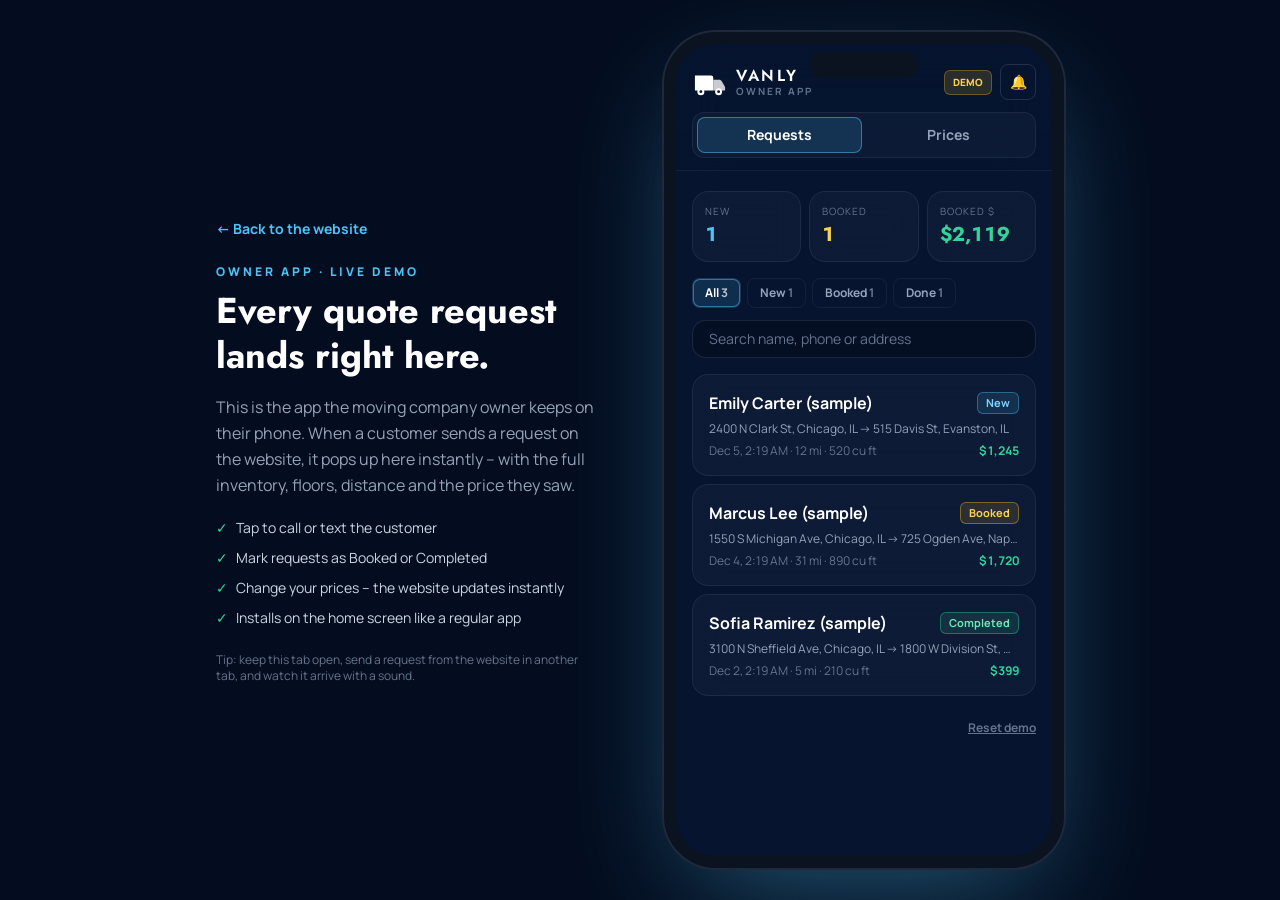
<file: admin/index.html>
<!doctype html>
<html lang="en-US">
<head>
<meta charset="utf-8">
<meta name="viewport" content="width=device-width, initial-scale=1, viewport-fit=cover">
<meta name="robots" content="noindex, nofollow">
<meta name="theme-color" content="#061430">
<meta name="apple-mobile-web-app-capable" content="yes">
<meta name="apple-mobile-web-app-title" content="Vanly Owner">
<title>Owner App | Vanly Moving Co. (Demo)</title>
<link rel="icon" type="image/svg+xml" href="/assets/icon.svg">
<link rel="apple-touch-icon" href="/assets/ikona-180.png">
<link rel="preconnect" href="https://fonts.googleapis.com">
<link rel="preconnect" href="https://fonts.gstatic.com" crossorigin>
<link rel="stylesheet" href="https://fonts.googleapis.com/css2?family=Jost:wght@500;600;700&amp;family=Manrope:wght@400;500;600;700;800&amp;display=swap">
<link rel="stylesheet" href="/assets/style.css?v=73fd5e9d">
<style>
html, body { overflow-x: hidden; overflow-x: clip; }
.tab-btn.active { background: rgba(76,195,245,.14); color: #fff; box-shadow: inset 0 0 0 1px rgba(76,195,245,.5); }
.st-New { background: rgba(76,195,245,.12); color: #7dd3fc; border-color: rgba(76,195,245,.4); }
.st-Booked { background: rgba(251,191,36,.12); color: #fcd34d; border-color: rgba(251,191,36,.4); }
.st-Completed { background: rgba(52,211,153,.12); color: #6ee7b7; border-color: rgba(52,211,153,.4); }
.lead-row.unread { border-color: rgba(76,195,245,.55); }
.lead-row.flash { animation: leadFlash 1.6s ease-out 2; }
@keyframes leadFlash { 0% { box-shadow: 0 0 0 0 rgba(76,195,245,.8); } 100% { box-shadow: 0 0 0 14px rgba(76,195,245,0); } }
.num { width: 100%; background: rgba(4,13,31,.65); border: 1px solid rgba(255,255,255,.1); border-radius: .7rem; color: #e2e8f0; padding: .55rem .7rem; font-variant-numeric: tabular-nums; }
.num:focus { outline: none; border-color: #4cc3f5; }
.num.changed { border-color: #fbbf24; }
.stage { min-height: 100vh; }
.phone { position: relative; min-height: 100vh; background: #061430; }
@media (min-width: 900px) {
  .stage { display: flex; align-items: center; justify-content: center; gap: 4rem; padding: 2rem; }
  .phone { width: 400px; height: min(840px, calc(100vh - 4rem)); min-height: 0; border-radius: 52px; border: 12px solid #0b1220; box-shadow: 0 0 0 2px #1e293b, 0 40px 120px -30px rgba(76,195,245,.45); overflow-y: auto; overflow-x: hidden; }
  .phone::-webkit-scrollbar { width: 0; }
  .notch { position: sticky; top: 0; z-index: 50; height: 0; }
  .notch::before { content: ''; position: absolute; left: 50%; top: 8px; transform: translateX(-50%); width: 110px; height: 26px; border-radius: 20px; background: #0b1220; }
  .side { display: block !important; }
}
</style>
</head>
<body class="font-sans bg-brand-950 text-slate-200 antialiased">
<div class="stage">
    <aside class="side hidden max-w-sm">
    <a href="/" class="inline-flex items-center gap-2 text-sm font-bold text-acc hover:underline">← Back to the website</a>
    <div class="mt-6 text-xs font-extrabold tracking-[.25em] uppercase text-acc">Owner App · Live demo</div>
    <h1 class="mt-2 font-display text-4xl font-bold text-white leading-tight">Every quote request lands right here.</h1>
    <p class="mt-4 text-slate-400 leading-relaxed">This is the app the moving company owner keeps on their phone. When a customer sends a request on the website, it pops up here instantly – with the full inventory, floors, distance and the price they saw.</p>
    <ul class="mt-5 space-y-2.5 text-sm text-slate-300">
      <li class="flex gap-2"><span class="text-price">✓</span>Tap to call or text the customer</li>
      <li class="flex gap-2"><span class="text-price">✓</span>Mark requests as Booked or Completed</li>
      <li class="flex gap-2"><span class="text-price">✓</span>Change your prices – the website updates instantly</li>
      <li class="flex gap-2"><span class="text-price">✓</span>Installs on the home screen like a regular app</li>
    </ul>
    <p class="mt-6 text-xs text-slate-500">Tip: keep this tab open, send a request from the website in another tab, and watch it arrive with a sound.</p>
  </aside>
  <div class="phone" id="phone">
    <div class="notch"></div>
    <header class="sticky top-0 z-30 border-b border-white/[0.06] bg-brand-900/90 backdrop-blur-xl pt-2">
      <div class="px-4 pt-3 pb-3">
        <div class="flex items-center gap-2">
          <svg viewBox="0 0 64 52" class="w-9 h-7 text-white shrink-0" aria-hidden="true"><path d="M4 14h30a4 4 0 0 1 4 4v24H4z" fill="currentColor"/><path d="M38 22h11c2.2 0 4 1.1 5.1 3l5.4 9.4c.3.6.5 1.3.5 2V42H38z" fill="currentColor" opacity=".78"/><circle cx="15" cy="44" r="6.5" fill="currentColor"/><circle cx="15" cy="44" r="2.6" fill="#061430"/><circle cx="48" cy="44" r="6.5" fill="currentColor"/><circle cx="48" cy="44" r="2.6" fill="#061430"/></svg>
          <div class="mr-auto leading-none"><div class="font-display font-semibold tracking-[.16em] text-white">VANLY</div><div class="text-[10px] font-bold tracking-[.2em] text-slate-500 mt-0.5">OWNER APP</div></div>
          <span class="text-[10px] font-extrabold px-2 py-1 rounded-md bg-amber-400/15 text-amber-300 border border-amber-400/30">DEMO</span>
          <button id="notifyBtn" class="btn-ghost w-9 h-9 rounded-lg text-sm" title="Sound & notifications" aria-label="Sound and notifications">🔔</button>
        </div>
        <nav class="mt-3 flex gap-1 p-1 rounded-xl bg-white/[0.03] border border-white/[0.06]">
          <button class="tab-btn active flex-1 px-3 py-2 rounded-lg text-sm font-bold text-slate-400" data-tab="leads">Requests <span id="newBadge" class="ml-1 px-1.5 rounded-md bg-acc text-brand-900 text-[11px]" hidden>0</span></button>
          <button class="tab-btn flex-1 px-3 py-2 rounded-lg text-sm font-bold text-slate-400" data-tab="prices">Prices</button>
        </nav>
      </div>
    </header>
        <main id="tab-leads" class="px-4 py-5">
      <div id="listView">
        <div class="grid grid-cols-3 gap-2" id="stats"></div>
        <div id="filters" class="mt-4 flex flex-wrap gap-1.5"></div>
        <input id="search" type="search" class="field !py-2 !text-sm w-full mt-3" placeholder="Search name, phone or address">
        <div id="leadList" class="mt-4 space-y-2"></div>
        <div class="mt-6 flex items-center justify-between gap-2">
          <a href="/" class="text-xs font-bold text-acc hover:underline md:hidden">← Website</a>
          <button id="resetDemo" class="ml-auto text-xs font-bold text-slate-500 hover:text-slate-300 underline">Reset demo</button>
        </div>
      </div>
      <div id="detailView" hidden></div>
    </main>
        <main id="tab-prices" class="px-4 py-5" hidden>
      <h2 class="font-display text-2xl font-bold text-white">Your prices</h2>
      <p class="text-sm text-slate-400 mt-1">In US dollars. Changes go live on the website the moment you save.</p>
      <div id="priceForm" class="mt-5 space-y-4"></div>
      <div class="sticky bottom-0 -mx-4 mt-5 px-4 py-3 bg-brand-900/95 backdrop-blur border-t border-white/[0.06] flex gap-2">
        <button id="resetPrices" class="btn-ghost flex-1 py-3 rounded-xl text-sm font-bold">Defaults</button>
        <button id="savePrices" class="btn-primary flex-[2] py-3 rounded-xl text-sm">Save prices</button>
      </div>
    </main>
    <div id="toast" class="sticky bottom-4 z-[80] mx-4 opacity-0 pointer-events-none transition">
      <div class="px-4 py-3 rounded-xl bg-brand-800/95 border border-acc/40 text-sm text-slate-100 shadow-xl"><span id="toastText"></span></div>
    </div>
  </div>
</div>
<script>
(() => {
'use strict';
const KEYS = { leads: 'nl.demo.leads', rules: 'nl.demo.rules', seeded: 'nl.demo.seeded', seen: 'nl.demo.seen' };
const STATUSES = ['New', 'Booked', 'Completed'];
const DEFAULT_RULES = {
  kombi_start: 149, kamion_start: 299,
  kombi_km: 1.5, kamion_km: 2.75,
  kombi_m3: 400, kamion_m3: 1700,
  cena_m3: 1.1,
  min_selidba: 399, min_kombi: 149,
  sprat_bez_lifta: [0, 8, 15, 22, 30, 38, 45],
  sprat_sa_liftom: [0, 0, 4, 6, 8, 10, 12],
  kutija_rad: 6, kutija_troslojna: 3, kutija_petoslojna: 5, kutija_garderober: 18,
  zastita: 35,
  teski: { pianino: [295, 75], tapec: [350, 60], sef: [275, 75] },
  montaza: {
    orman1: [45, 30], orman2: [65, 45], orman3: [85, 60],
    klizni: [120, 85], stakleni: [150, 110],
    sto: [55, 35], krevet: [60, 40], ugaona: [70, 45],
    luster: [75, 50], krevetac: [45, 30]
  },
  zaokruzi: 5
};
const GROUPS = [
  { t: 'Trucks', f: [
    ['kombi_start', 'Cargo van – dispatch fee', '$'], ['kamion_start', '26 ft truck – dispatch fee', '$'],
    ['kombi_km', 'Cargo van – per mile', '$/mi'], ['kamion_km', '26 ft truck – per mile', '$/mi'],
    ['kombi_m3', 'Cargo van capacity', 'cu ft'], ['kamion_m3', 'Truck capacity (one trip)', 'cu ft']] },
  { t: 'Basics', f: [
    ['cena_m3', 'Price per cubic foot', '$/cu ft'], ['min_selidba', 'Minimum – full-service move', '$'],
    ['min_kombi', 'Minimum – truck & driver only', '$'], ['zaokruzi', 'Round totals to', '$'],
    ['zastita', 'Extra protection per item (TV, mirror…)', '$']] },
  { t: 'Packing (we pack)', f: [
    ['kutija_rad', 'Packing labor per box', '$'], ['kutija_troslojna', 'Standard box', '$'],
    ['kutija_petoslojna', 'Heavy-duty / large box', '$'], ['kutija_garderober', 'Wardrobe box', '$']] }
];
const FLOOR_NAMES = ['1st', '2nd', '3rd', '4th', '5th', '6th', '7th+'];
const HEAVY_NAMES = { pianino: 'Piano', tapec: 'Pool table', sef: 'Gun safe / safe' };
const MD_NAMES = {
  orman1: 'Small armoire', orman2: 'Armoire', orman3: 'Large armoire', klizni: 'Sliding-door wardrobe',
  stakleni: 'Glass-door wardrobe', sto: 'Desk', krevet: 'Queen / king bed', ugaona: 'Sectional sofa', luster: 'Light fixture', krevetac: 'Crib'
};
const $ = (s, r = document) => r.querySelector(s);
const $$ = (s, r = document) => Array.from(r.querySelectorAll(s));
const esc = s => String(s == null ? '' : s).replace(/[&<>"']/g, c => ({ '&': '&amp;', '<': '&lt;', '>': '&gt;', '"': '&quot;', "'": '&#39;' }[c]));
const money = n => n == null || n === '' ? '—' : new Intl.NumberFormat('en-US', { style: 'currency', currency: 'USD', maximumFractionDigits: 0 }).format(n);
const clone = o => JSON.parse(JSON.stringify(o));
const fmtDate = s => s ? new Date(s).toLocaleString('en-US', { month: 'short', day: 'numeric', hour: 'numeric', minute: '2-digit' }) : '';
const read = (k, d) => { try { const v = JSON.parse(localStorage.getItem(k)); return v == null ? d : v; } catch (e) { return d; } };
const write = (k, v) => { try { localStorage.setItem(k, JSON.stringify(v)); } catch (e) { } };
let leads = [], filter = 'all', selected = null, rules = clone(DEFAULT_RULES);
const seen = new Set(read(KEYS.seen, []));
let toastT;
function toast(msg) {
  $('#toastText').textContent = msg;
  $('#toast').style.opacity = 1;
  clearTimeout(toastT); toastT = setTimeout(() => { $('#toast').style.opacity = 0; }, 3000);
}
function seed() {
  if (read(KEYS.seeded, false)) return;
  const ago = h => new Date(Date.now() - h * 3600e3).toISOString();
  const sample = [
    { id: 'S1', name: 'Emily Carter (sample)', phone: '(312) 555-0187', from: '2400 N Clark St, Chicago, IL', to: '515 Davis St, Evanston, IL', sqft: 1000, miles: 12, cuft: 520, total: 1245, status: 'New', created_at: ago(2),
      details: { service: 'Full-service move', home: 'Apartment · 2 bedrooms', truck: '26 ft truck', trips: 1, packing: 'Customer packs',
        pickup: { floor: '3rd floor, stairs' }, dropoff: { floor: '2nd floor, elevator' },
        inventory: [{ name: 'Sofa', qty: 1, cuft: 53 }, { name: 'Queen / king bed', qty: 1, cuft: 78, disassembly: true, assembly: true }, { name: 'Dresser', qty: 2, cuft: 64 }, { name: 'Flat-screen TV', qty: 1, cuft: 11 }, { name: 'Medium box', qty: 30, cuft: 120 }],
        breakdown: [{ item: 'Truck – 26 ft truck', info: 'truck and crew dispatch', amount: 299 }, { item: 'Mileage', info: '12 mi × $2.75', amount: 33 }, { item: 'Volume of items', info: '520 cu ft × $1.10', amount: 572 }, { item: 'Queen / king bed – disassembly & assembly', info: '1 × $100', amount: 100 }, { item: 'Stairs & floors (+15%)', info: 'pickup: 3rd floor, stairs · drop-off: 2nd floor, elevator', amount: 242 }] } },
    { id: 'S2', name: 'Marcus Lee (sample)', phone: '(312) 555-0163', from: '1550 S Michigan Ave, Chicago, IL', to: '725 Ogden Ave, Naperville, IL', sqft: 1400, miles: 31, cuft: 890, total: 1720, status: 'Booked', created_at: ago(26),
      details: { service: 'Full-service move', home: 'House · 3 bedrooms', truck: '26 ft truck', trips: 1, packing: 'We pack (standard boxes)',
        pickup: { floor: 'ground floor' }, dropoff: { floor: 'ground floor' },
        inventory: [{ name: 'Sectional sofa', qty: 1, cuft: 88 }, { name: 'Refrigerator', qty: 1, cuft: 53 }, { name: 'Washer / dishwasher', qty: 1, cuft: 21 }, { name: 'Medium box', qty: 45, cuft: 180 }],
        breakdown: [{ item: 'Truck – 26 ft truck', info: 'truck and crew dispatch', amount: 299 }, { item: 'Mileage', info: '31 mi × $2.75', amount: 85 }, { item: 'Volume of items', info: '890 cu ft × $1.10', amount: 979 }, { item: 'Packing – 45 × medium boxes', info: 'labor $6 + materials $3 per box', amount: 405 }] } },
    { id: 'S3', name: 'Sofia Ramirez (sample)', phone: '(773) 555-0124', from: '3100 N Sheffield Ave, Chicago, IL', to: '1800 W Division St, Chicago, IL', sqft: 500, miles: 5, cuft: 210, total: 399, status: 'Completed', created_at: ago(74),
      details: { service: 'Full-service move', home: 'Apartment · Studio', truck: 'Cargo van', trips: 1, packing: 'Customer packs', pickup: { floor: '2nd floor, stairs' }, dropoff: { floor: '4th floor, elevator' },
        inventory: [{ name: 'Twin / full bed', qty: 1, cuft: 42 }, { name: 'Desk', qty: 1, cuft: 35 }, { name: 'Medium box', qty: 20, cuft: 80 }],
        breakdown: [{ item: 'Truck – Cargo van', info: 'truck and crew dispatch', amount: 149 }, { item: 'Mileage', info: '5 mi × $1.50', amount: 8 }, { item: 'Volume of items', info: '210 cu ft × $1.10', amount: 231 }] } }
  ];
  write(KEYS.leads, sample.concat(read(KEYS.leads, [])));
  write(KEYS.seeded, true);
  sample.forEach(l => seen.add(l.id));
  write(KEYS.seen, [...seen]);
}
function load() { leads = read(KEYS.leads, []); }
function persist() { write(KEYS.leads, leads); }
const isNew = l => l.status === 'New' && !seen.has(l.id);
function renderStats() {
  const c = s => leads.filter(l => l.status === s).length;
  const booked = leads.filter(l => l.status !== 'New').reduce((a, l) => a + (Number(l.total) || 0), 0);
  $('#stats').innerHTML = [
    ['New', c('New'), 'text-acc'], ['Booked', c('Booked'), 'text-amber-300'], ['Booked $', money(booked), 'text-price']
  ].map(([t, v, cls]) => `<div class="glass !rounded-2xl p-3"><div class="text-[10px] uppercase tracking-widest text-slate-500">${t}</div><div class="font-display text-xl font-bold ${cls} tabular mt-0.5 truncate">${v}</div></div>`).join('');
  const n = leads.filter(isNew).length;
  $('#newBadge').hidden = !n; $('#newBadge').textContent = n;
  document.title = (n ? `(${n}) ` : '') + 'Owner App | Vanly Moving Co. (Demo)';
}
function renderFilters() {
  const opts = [['all', 'All'], ['New', 'New'], ['Booked', 'Booked'], ['Completed', 'Done']];
  $('#filters').innerHTML = opts.map(([v, t]) => `<button class="tab-btn ${filter === v ? 'active' : ''} px-3 py-1.5 rounded-lg text-xs font-bold text-slate-400 border border-white/[0.06]" data-f="${v}">${t} <span class="opacity-70">${v === 'all' ? leads.length : leads.filter(l => l.status === v).length}</span></button>`).join('');
}
function renderList(flashId) {
  const q = $('#search').value.trim().toLowerCase();
  const rows = leads.filter(l => (filter === 'all' || l.status === filter) && (!q || [l.name, l.phone, l.from, l.to].join(' ').toLowerCase().includes(q)));
  $('#leadList').innerHTML = rows.length ? rows.map(l => `
    <button class="lead-row glass !rounded-2xl w-full min-w-0 overflow-hidden text-left p-4 ${isNew(l) ? 'unread' : ''} ${flashId === l.id ? 'flash' : ''}" data-id="${esc(l.id)}">
      <div class="flex items-center gap-2">
        ${isNew(l) ? '<span class="w-2 h-2 rounded-full bg-acc shrink-0"></span>' : ''}
        <span class="font-bold text-white truncate min-w-0">${esc(l.name || 'No name')}</span>
        <span class="ml-auto shrink-0 text-[11px] font-bold px-2 py-0.5 rounded-md border st-${esc(l.status)}">${esc(l.status)}</span>
      </div>
      <div class="mt-1.5 text-xs text-slate-400 truncate">${esc(l.from || '—')} → ${esc(l.to || '—')}</div>
      <div class="mt-1.5 flex justify-between gap-2 text-xs"><span class="text-slate-500">${fmtDate(l.created_at)} · ${esc(l.miles)} mi · ${esc(l.cuft)} cu ft</span><span class="font-bold text-price tabular shrink-0">${money(l.total)}</span></div>
    </button>`).join('') : '<div class="text-sm text-slate-500 p-4 text-center">No requests yet. Send one from the website!</div>';
}
function refresh(flashId) { renderStats(); renderFilters(); renderList(flashId); }
function openDetail(id) {
  const l = leads.find(x => x.id === id); if (!l) return;
  selected = id; seen.add(id); write(KEYS.seen, [...seen]);
  const d = l.details || {};
  const tel = String(l.phone || '').replace(/[^\d+]/g, '');
  const maps = 'https://www.google.com/maps/dir/?api=1&origin=' + encodeURIComponent(l.from || '') + '&destination=' + encodeURIComponent(l.to || '');
  const inv = (d.inventory || []).map(i => `<tr class="border-t border-white/[0.05]"><td class="py-1.5 pr-2">${esc(i.name)}${i.disassembly ? ' <span class="text-acc text-[10px] font-bold">DIS</span>' : ''}${i.assembly ? ' <span class="text-acc text-[10px] font-bold">ASM</span>' : ''}</td><td class="py-1.5 text-right tabular">×${esc(i.qty)}</td><td class="py-1.5 text-right tabular text-slate-500 pl-2">${esc(i.cuft)} ft³</td></tr>`).join('');
  const calc = (d.breakdown || []).map(o => `<div class="flex justify-between gap-3 py-1.5"><div class="min-w-0"><div class="text-slate-200">${esc(o.item)}</div>${o.info ? `<div class="text-[11px] text-slate-500">${esc(o.info)}</div>` : ''}</div><div class="font-bold text-price tabular shrink-0">${money(o.amount)}</div></div>`).join('');
  $('#listView').hidden = true;
  const v = $('#detailView'); v.hidden = false;
  v.innerHTML = `
    <button type="button" id="backBtn" class="btn-ghost px-4 py-2 rounded-xl text-sm font-bold">← Requests</button>
    <div class="mt-4 flex items-start gap-3">
      <div class="min-w-0 mr-auto"><div class="text-2xl font-display font-bold text-white break-words">${esc(l.name || 'No name')}</div><div class="text-xs text-slate-500 mt-1">${fmtDate(l.created_at)}</div></div>
      <select id="stSel" class="field !w-auto !py-2 !text-sm">${STATUSES.map(s => `<option ${l.status === s ? 'selected' : ''}>${s}</option>`).join('')}</select>
    </div>
    <div class="mt-4 grid grid-cols-3 gap-2">
      <a href="tel:${esc(tel)}" class="btn-primary py-3 rounded-xl text-sm text-center">📞 Call</a>
      <a href="sms:${esc(tel)}" class="btn-ghost py-3 rounded-xl text-sm font-bold text-center">💬 Text</a>
      <a href="${maps}" target="_blank" rel="noopener" class="btn-ghost py-3 rounded-xl text-sm font-bold text-center">🗺️ Route</a>
    </div>
    <div class="mt-4 rounded-2xl border border-price/25 bg-price/[0.05] p-4 flex items-center justify-between gap-3">
      <span class="text-[11px] uppercase tracking-widest text-slate-400">Quoted online</span><span class="font-display text-3xl font-bold text-price tabular">${money(l.total)}</span>
    </div>
    ${d.note ? `<div class="mt-3 rounded-xl border border-amber-400/30 bg-amber-400/10 px-4 py-2.5 text-sm text-amber-200">${esc(d.note)}</div>` : ''}
    <dl class="mt-5 space-y-3 text-sm break-words">
      <div><dt class="text-[11px] uppercase tracking-widest text-slate-500">From</dt><dd class="text-white">${esc(l.from || '—')}</dd><dd class="text-xs text-slate-400">${esc((d.pickup || {}).floor || '')}</dd></div>
      <div><dt class="text-[11px] uppercase tracking-widest text-slate-500">To</dt><dd class="text-white">${esc(l.to || '—')}</dd><dd class="text-xs text-slate-400">${esc((d.dropoff || {}).floor || '')}</dd></div>
      <div class="grid grid-cols-2 gap-3">
        <div><dt class="text-[11px] uppercase tracking-widest text-slate-500">Move</dt><dd>${esc(d.service || '—')}</dd></div>
        <div><dt class="text-[11px] uppercase tracking-widest text-slate-500">Home</dt><dd>${esc([d.home, l.sqft ? Number(l.sqft).toLocaleString('en-US') + ' sq ft' : ''].filter(Boolean).join(' · ') || '—')}</dd></div>
        <div><dt class="text-[11px] uppercase tracking-widest text-slate-500">Load</dt><dd>${esc(l.cuft)} cu ft · ${esc(d.truck || '')}${d.trips > 1 ? ' · ' + esc(d.trips) + ' trips' : ''}</dd></div>
        <div><dt class="text-[11px] uppercase tracking-widest text-slate-500">Distance</dt><dd>${esc(l.miles)} mi</dd></div>
        <div class="col-span-2"><dt class="text-[11px] uppercase tracking-widest text-slate-500">Packing</dt><dd>${esc(d.packing || '—')}</dd></div>
      </div>
    </dl>
    ${inv ? `<h3 class="mt-6 text-xs font-extrabold tracking-[.2em] uppercase text-slate-500">Inventory</h3><table class="mt-2 w-full text-sm"><tbody>${inv}</tbody></table>` : ''}
    ${calc ? `<h3 class="mt-6 text-xs font-extrabold tracking-[.2em] uppercase text-slate-500">Price breakdown</h3><div class="mt-2 text-sm">${calc}</div>` : ''}
    <div class="mt-8 pt-5 border-t border-white/[0.06] flex justify-end"><button id="delBtn" class="px-4 py-2.5 rounded-xl text-sm font-bold text-rose-300 border border-rose-400/30 hover:bg-rose-500/10">Delete request</button></div>`;
  $('#backBtn').addEventListener('click', closeDetail);
  $('#stSel').addEventListener('change', e => { l.status = e.target.value; persist(); refresh(); toast('Status: ' + l.status); });
  $('#delBtn').addEventListener('click', () => {
    if (!confirm('Delete this request?')) return;
    leads = leads.filter(x => x.id !== l.id); persist(); closeDetail(); toast('Request deleted');
  });
  scrollTopApp();
  refresh();
}
function closeDetail() { selected = null; $('#detailView').hidden = true; $('#listView').hidden = false; refresh(); scrollTopApp(); }
function scrollTopApp() { const p = $('#phone'); if (p.scrollHeight > p.clientHeight) p.scrollTop = 0; else window.scrollTo(0, 0); }
$('#filters').addEventListener('click', e => { const b = e.target.closest('[data-f]'); if (!b) return; filter = b.dataset.f; renderFilters(); renderList(); });
$('#search').addEventListener('input', () => renderList());
$('#leadList').addEventListener('click', e => { const b = e.target.closest('[data-id]'); if (b) openDetail(b.dataset.id); });
$('#resetDemo').addEventListener('click', () => {
  if (!confirm('Reset the demo? This removes your test requests and restores the default prices.')) return;
  [KEYS.leads, KEYS.rules, KEYS.seeded, KEYS.seen].forEach(k => localStorage.removeItem(k));
  seen.clear(); seed(); load(); rules = clone(DEFAULT_RULES); renderPrices(); closeDetail(); toast('Demo reset');
});
let audio = null;
function beep() {
  try {
    audio = audio || new (window.AudioContext || window.webkitAudioContext)();
    [0, .18].forEach((t, i) => {
      const o = audio.createOscillator(), g = audio.createGain();
      o.frequency.value = i ? 1046 : 784; o.connect(g); g.connect(audio.destination);
      g.gain.setValueAtTime(.0001, audio.currentTime + t); g.gain.exponentialRampToValueAtTime(.25, audio.currentTime + t + .02); g.gain.exponentialRampToValueAtTime(.0001, audio.currentTime + t + .25);
      o.start(audio.currentTime + t); o.stop(audio.currentTime + t + .3);
    });
  } catch (e) { }
}
function onNewLead() {
  const before = new Set(leads.map(l => l.id));
  load();
  const fresh = leads.find(l => !before.has(l.id));
  if (!fresh) { refresh(); return; }
  beep();
  toast('New request: ' + (fresh.name || '') + ' · ' + money(fresh.total));
  if ('Notification' in window && Notification.permission === 'granted') {
    try { new Notification('New moving request', { body: `${fresh.name || ''} · ${money(fresh.total)}`, icon: '/assets/ikona-192.png' }); } catch (e) { }
  }
  if (!selected) { filter = 'all'; refresh(fresh.id); } else refresh();
}
try { const bc = new BroadcastChannel('nl-demo'); bc.onmessage = ev => { if (ev.data && ev.data.type === 'lead') onNewLead(); }; } catch (e) { }
window.addEventListener('storage', ev => { if (ev.key === KEYS.leads) onNewLead(); });
$('#notifyBtn').addEventListener('click', async () => {
  beep();
  if ('Notification' in window) { const p = await Notification.requestPermission(); toast(p === 'granted' ? 'Sound and notifications are on' : 'Sound is on'); }
  else toast('Sound is on');
});
function mergeRules(src) {
  const r = clone(DEFAULT_RULES);
  if (!src || typeof src !== 'object') return r;
  Object.keys(r).forEach(k => {
    const v = src[k]; if (v == null) return;
    if (Array.isArray(r[k])) { if (Array.isArray(v) && v.length === r[k].length) r[k] = v.map(Number); }
    else if (typeof r[k] === 'object') Object.keys(r[k]).forEach(s => { if (Array.isArray(v[s]) && v[s].length === 2) r[k][s] = v[s].map(Number); });
    else if (Number.isFinite(Number(v))) r[k] = Number(v);
  });
  return r;
}
const inp = (path, val) => `<input class="num" type="number" min="0" step="any" inputmode="decimal" data-path="${path}" value="${val}">`;
const card = (title, inner, note) => `<section class="glass !rounded-2xl p-4"><h3 class="font-display text-lg font-bold text-white">${title}</h3>${note ? `<p class="text-xs text-slate-500 mt-1">${note}</p>` : ''}<div class="mt-3">${inner}</div></section>`;
function renderPrices() {
  let html = GROUPS.map(g => card(g.t, `<div class="space-y-3">${g.f.map(([k, l, u]) => `<label class="flex items-center gap-3"><span class="flex-1 text-sm text-slate-300">${l} <span class="text-slate-600 text-xs">(${u})</span></span><span class="w-24 shrink-0">${inp(k, rules[k])}</span></label>`).join('')}</div>`)).join('');
  const floorRow = (k, t) => `<div class="text-xs text-slate-400 mt-2 mb-1">${t}</div><div class="grid grid-cols-7 gap-1">${rules[k].map((v, i) => `<label class="text-center"><span class="block text-[10px] text-slate-500 mb-0.5">${FLOOR_NAMES[i]}</span>${inp(k + '.' + i, v)}</label>`).join('')}</div>`;
  html += card('Stairs & floors (%)', floorRow('sprat_bez_lifta', 'Walk-up (no elevator)') + floorRow('sprat_sa_liftom', 'With elevator'), 'Percentage added to the whole move, for pickup and drop-off separately.');
  html += card('Specialty items', `<div class="grid grid-cols-[minmax(0,1fr)_4.5rem_4.5rem] gap-2 items-center"><span></span><span class="text-[10px] text-slate-500 font-bold">Base $</span><span class="text-[10px] text-slate-500 font-bold">Per flight $</span>${Object.keys(rules.teski).map(k => `<span class="text-sm text-slate-300">${HEAVY_NAMES[k] || k}</span>${inp('teski.' + k + '.0', rules.teski[k][0])}${inp('teski.' + k + '.1', rules.teski[k][1])}`).join('')}</div>`);
  html += card('Assembly & disassembly (per piece)', `<div class="grid grid-cols-[minmax(0,1fr)_4.5rem_4.5rem] gap-2 items-center"><span></span><span class="text-[10px] text-slate-500 font-bold">Assembly</span><span class="text-[10px] text-slate-500 font-bold">Disassembly</span>${Object.keys(rules.montaza).map(k => `<span class="text-sm text-slate-300">${MD_NAMES[k] || k}</span>${inp('montaza.' + k + '.0', rules.montaza[k][0])}${inp('montaza.' + k + '.1', rules.montaza[k][1])}`).join('')}</div>`);
  $('#priceForm').innerHTML = html;
}
function readForm() {
  const r = clone(rules);
  for (const el of $$('#priceForm [data-path]')) {
    const v = Number(el.value);
    if (el.value === '' || !Number.isFinite(v) || v < 0) { el.focus(); throw new Error('Please enter a valid number.'); }
    const p = el.dataset.path.split('.'); let o = r;
    for (let i = 0; i < p.length - 1; i++) o = o[p[i]];
    o[p[p.length - 1]] = v;
  }
  if (r.zaokruzi < 1) r.zaokruzi = 1;
  return r;
}
$('#priceForm').addEventListener('input', e => { if (e.target.dataset.path) e.target.classList.add('changed'); });
$('#savePrices').addEventListener('click', () => {
  let r; try { r = readForm(); } catch (e) { toast(e.message); return; }
  write(KEYS.rules, r); rules = r; renderPrices();
  toast('Saved – the website now uses these prices');
});
$('#resetPrices').addEventListener('click', () => { rules = clone(DEFAULT_RULES); renderPrices(); $$('#priceForm .num').forEach(x => x.classList.add('changed')); toast('Defaults loaded – tap Save to apply'); });
$$('.tab-btn[data-tab]').forEach(b => b.addEventListener('click', () => {
  $$('.tab-btn[data-tab]').forEach(x => x.classList.toggle('active', x === b));
  $('#tab-leads').hidden = b.dataset.tab !== 'leads';
  $('#tab-prices').hidden = b.dataset.tab !== 'prices';
  scrollTopApp();
}));
seed();
load();
rules = mergeRules(read(KEYS.rules, null));
renderPrices();
refresh();
})();
</script>
</body>
</html>
</file>
<file: assets/style.css>
*,:after,:before{--tw-border-spacing-x:0;--tw-border-spacing-y:0;--tw-translate-x:0;--tw-translate-y:0;--tw-rotate:0;--tw-skew-x:0;--tw-skew-y:0;--tw-scale-x:1;--tw-scale-y:1;--tw-pan-x: ;--tw-pan-y: ;--tw-pinch-zoom: ;--tw-scroll-snap-strictness:proximity;--tw-gradient-from-position: ;--tw-gradient-via-position: ;--tw-gradient-to-position: ;--tw-ordinal: ;--tw-slashed-zero: ;--tw-numeric-figure: ;--tw-numeric-spacing: ;--tw-numeric-fraction: ;--tw-ring-inset: ;--tw-ring-offset-width:0px;--tw-ring-offset-color:#fff;--tw-ring-color:rgba(59,130,246,.5);--tw-ring-offset-shadow:0 0 #0000;--tw-ring-shadow:0 0 #0000;--tw-shadow:0 0 #0000;--tw-shadow-colored:0 0 #0000;--tw-blur: ;--tw-brightness: ;--tw-contrast: ;--tw-grayscale: ;--tw-hue-rotate: ;--tw-invert: ;--tw-saturate: ;--tw-sepia: ;--tw-drop-shadow: ;--tw-backdrop-blur: ;--tw-backdrop-brightness: ;--tw-backdrop-contrast: ;--tw-backdrop-grayscale: ;--tw-backdrop-hue-rotate: ;--tw-backdrop-invert: ;--tw-backdrop-opacity: ;--tw-backdrop-saturate: ;--tw-backdrop-sepia: ;--tw-contain-size: ;--tw-contain-layout: ;--tw-contain-paint: ;--tw-contain-style: }::backdrop{--tw-border-spacing-x:0;--tw-border-spacing-y:0;--tw-translate-x:0;--tw-translate-y:0;--tw-rotate:0;--tw-skew-x:0;--tw-skew-y:0;--tw-scale-x:1;--tw-scale-y:1;--tw-pan-x: ;--tw-pan-y: ;--tw-pinch-zoom: ;--tw-scroll-snap-strictness:proximity;--tw-gradient-from-position: ;--tw-gradient-via-position: ;--tw-gradient-to-position: ;--tw-ordinal: ;--tw-slashed-zero: ;--tw-numeric-figure: ;--tw-numeric-spacing: ;--tw-numeric-fraction: ;--tw-ring-inset: ;--tw-ring-offset-width:0px;--tw-ring-offset-color:#fff;--tw-ring-color:rgba(59,130,246,.5);--tw-ring-offset-shadow:0 0 #0000;--tw-ring-shadow:0 0 #0000;--tw-shadow:0 0 #0000;--tw-shadow-colored:0 0 #0000;--tw-blur: ;--tw-brightness: ;--tw-contrast: ;--tw-grayscale: ;--tw-hue-rotate: ;--tw-invert: ;--tw-saturate: ;--tw-sepia: ;--tw-drop-shadow: ;--tw-backdrop-blur: ;--tw-backdrop-brightness: ;--tw-backdrop-contrast: ;--tw-backdrop-grayscale: ;--tw-backdrop-hue-rotate: ;--tw-backdrop-invert: ;--tw-backdrop-opacity: ;--tw-backdrop-saturate: ;--tw-backdrop-sepia: ;--tw-contain-size: ;--tw-contain-layout: ;--tw-contain-paint: ;--tw-contain-style: }/*! tailwindcss v3.4.17 | MIT License | https://tailwindcss.com*/*,:after,:before{border:0 solid #e5e7eb;box-sizing:border-box}:after,:before{--tw-content:""}:host,html{line-height:1.5;-webkit-text-size-adjust:100%;font-family:Manrope,system-ui,sans-serif;font-feature-settings:normal;font-variation-settings:normal;-moz-tab-size:4;-o-tab-size:4;tab-size:4;-webkit-tap-highlight-color:transparent}body{line-height:inherit;margin:0}hr{border-top-width:1px;color:inherit;height:0}abbr:where([title]){-webkit-text-decoration:underline dotted;text-decoration:underline dotted}h1,h2,h3,h4,h5,h6{font-size:inherit;font-weight:inherit}a{color:inherit;text-decoration:inherit}b,strong{font-weight:bolder}code,kbd,pre,samp{font-family:ui-monospace,SFMono-Regular,Menlo,Monaco,Consolas,Liberation Mono,Courier New,monospace;font-feature-settings:normal;font-size:1em;font-variation-settings:normal}small{font-size:80%}sub,sup{font-size:75%;line-height:0;position:relative;vertical-align:baseline}sub{bottom:-.25em}sup{top:-.5em}table{border-collapse:collapse;border-color:inherit;text-indent:0}button,input,optgroup,select,textarea{color:inherit;font-family:inherit;font-feature-settings:inherit;font-size:100%;font-variation-settings:inherit;font-weight:inherit;letter-spacing:inherit;line-height:inherit;margin:0;padding:0}button,select{text-transform:none}button,input:where([type=button]),input:where([type=reset]),input:where([type=submit]){-webkit-appearance:button;background-color:transparent;background-image:none}:-moz-focusring{outline:auto}:-moz-ui-invalid{box-shadow:none}progress{vertical-align:baseline}::-webkit-inner-spin-button,::-webkit-outer-spin-button{height:auto}[type=search]{-webkit-appearance:textfield;outline-offset:-2px}::-webkit-search-decoration{-webkit-appearance:none}::-webkit-file-upload-button{-webkit-appearance:button;font:inherit}summary{display:list-item}blockquote,dd,dl,figure,h1,h2,h3,h4,h5,h6,hr,p,pre{margin:0}fieldset{margin:0}fieldset,legend{padding:0}menu,ol,ul{list-style:none;margin:0;padding:0}dialog{padding:0}textarea{resize:vertical}input::-moz-placeholder,textarea::-moz-placeholder{color:#9ca3af;opacity:1}input::placeholder,textarea::placeholder{color:#9ca3af;opacity:1}[role=button],button{cursor:pointer}:disabled{cursor:default}audio,canvas,embed,iframe,img,object,svg,video{display:block;vertical-align:middle}img,video{height:auto;max-width:100%}[hidden]:where(:not([hidden=until-found])){display:none}.sr-only{height:1px;margin:-1px;overflow:hidden;padding:0;position:absolute;width:1px;clip:rect(0,0,0,0);border-width:0;white-space:nowrap}.pointer-events-none{pointer-events:none}.fixed{position:fixed}.absolute{position:absolute}.relative{position:relative}.sticky{position:sticky}.-inset-6{inset:-1.5rem}.inset-0{inset:0}.inset-x-0{left:0;right:0}.-bottom-28{bottom:-7rem}.-bottom-32{bottom:-8rem}.-left-20{left:-5rem}.-right-24{right:-6rem}.-top-24{top:-6rem}.bottom-0{bottom:0}.bottom-28{bottom:7rem}.bottom-4{bottom:1rem}.bottom-5{bottom:1.25rem}.bottom-\[22\%\]{bottom:22%}.bottom-\[6\%\]{bottom:6%}.left-0{left:0}.left-1\/2{left:50%}.left-2{left:.5rem}.left-3{left:.75rem}.left-4{left:1rem}.left-7{left:1.75rem}.left-\[3\%\]{left:3%}.right-0{right:0}.right-2{right:.5rem}.right-3{right:.75rem}.right-4{right:1rem}.right-7{right:1.75rem}.right-\[3\%\]{right:3%}.top-0{top:0}.top-1\.5{top:.375rem}.top-1\/2{top:50%}.top-2{top:.5rem}.top-3{top:.75rem}.top-7{top:1.75rem}.top-\[calc\(100\%\+8px\)\]{top:calc(100% + 8px)}.z-10{z-index:10}.z-20{z-index:20}.z-30{z-index:30}.z-40{z-index:40}.z-50{z-index:50}.z-\[65\]{z-index:65}.z-\[70\]{z-index:70}.z-\[80\]{z-index:80}.col-span-2{grid-column:span 2/span 2}.m-2{margin:.5rem}.-mx-4{margin-left:-1rem;margin-right:-1rem}.mx-2{margin-left:.5rem;margin-right:.5rem}.mx-4{margin-left:1rem;margin-right:1rem}.mx-auto{margin-left:auto;margin-right:auto}.my-6{margin-bottom:1.5rem;margin-top:1.5rem}.-ml-px{margin-left:-1px}.-mt-1{margin-top:-.25rem}.-mt-2\.5{margin-top:-.625rem}.mb-0\.5{margin-bottom:.125rem}.mb-1{margin-bottom:.25rem}.mb-1\.5{margin-bottom:.375rem}.mb-10{margin-bottom:2.5rem}.mb-2{margin-bottom:.5rem}.mb-3{margin-bottom:.75rem}.mb-4{margin-bottom:1rem}.mb-5{margin-bottom:1.25rem}.mb-6{margin-bottom:1.5rem}.mb-7{margin-bottom:1.75rem}.mb-8{margin-bottom:2rem}.ml-1{margin-left:.25rem}.ml-auto{margin-left:auto}.mr-3{margin-right:.75rem}.mr-auto{margin-right:auto}.mt-0\.5{margin-top:.125rem}.mt-1{margin-top:.25rem}.mt-1\.5{margin-top:.375rem}.mt-10{margin-top:2.5rem}.mt-12{margin-top:3rem}.mt-2{margin-top:.5rem}.mt-3{margin-top:.75rem}.mt-4{margin-top:1rem}.mt-5{margin-top:1.25rem}.mt-6{margin-top:1.5rem}.mt-7{margin-top:1.75rem}.mt-8{margin-top:2rem}.block{display:block}.flex{display:flex}.inline-flex{display:inline-flex}.table{display:table}.grid{display:grid}.hidden{display:none}.h-1{height:.25rem}.h-10{height:2.5rem}.h-11{height:2.75rem}.h-12{height:3rem}.h-14{height:3.5rem}.h-2{height:.5rem}.h-20{height:5rem}.h-3{height:.75rem}.h-3\.5{height:.875rem}.h-32{height:8rem}.h-4{height:1rem}.h-5{height:1.25rem}.h-6{height:1.5rem}.h-64{height:16rem}.h-7{height:1.75rem}.h-72{height:18rem}.h-8{height:2rem}.h-80{height:20rem}.h-9{height:2.25rem}.h-\[3px\]{height:3px}.h-\[84px\]{height:84px}.h-auto{height:auto}.h-full{height:100%}.h-px{height:1px}.max-h-\[92vh\]{max-height:92vh}.max-h-\[94vh\]{max-height:94vh}.min-h-\[80vh\]{min-height:80vh}.\!w-auto{width:auto!important}.w-0{width:0}.w-10{width:2.5rem}.w-11{width:2.75rem}.w-12{width:3rem}.w-14{width:3.5rem}.w-2{width:.5rem}.w-20{width:5rem}.w-24{width:6rem}.w-3{width:.75rem}.w-3\.5{width:.875rem}.w-36{width:9rem}.w-4{width:1rem}.w-5{width:1.25rem}.w-56{width:14rem}.w-6{width:1.5rem}.w-64{width:16rem}.w-7{width:1.75rem}.w-72{width:18rem}.w-8{width:2rem}.w-80{width:20rem}.w-9{width:2.25rem}.w-\[72px\]{width:72px}.w-\[78\%\]{width:78%}.w-\[calc\(100\%-2rem\)\]{width:calc(100% - 2rem)}.w-full{width:100%}.min-w-0{min-width:0}.max-w-2xl{max-width:42rem}.max-w-3xl{max-width:48rem}.max-w-4xl{max-width:56rem}.max-w-7xl{max-width:80rem}.max-w-\[300px\]{max-width:300px}.max-w-full{max-width:100%}.max-w-lg{max-width:32rem}.max-w-md{max-width:28rem}.max-w-sm{max-width:24rem}.max-w-xl{max-width:36rem}.max-w-xs{max-width:20rem}.flex-1{flex:1 1 0%}.flex-\[2\]{flex:2}.shrink-0{flex-shrink:0}.-translate-x-1\/2{--tw-translate-x:-50%}.-translate-x-1\/2,.-translate-y-1\/2{transform:translate(var(--tw-translate-x),var(--tw-translate-y)) rotate(var(--tw-rotate)) skewX(var(--tw-skew-x)) skewY(var(--tw-skew-y)) scaleX(var(--tw-scale-x)) scaleY(var(--tw-scale-y))}.-translate-y-1\/2{--tw-translate-y:-50%}.-translate-y-\[5px\]{--tw-translate-y:-5px}.-translate-y-\[5px\],.translate-y-4{transform:translate(var(--tw-translate-x),var(--tw-translate-y)) rotate(var(--tw-rotate)) skewX(var(--tw-skew-x)) skewY(var(--tw-skew-y)) scaleX(var(--tw-scale-x)) scaleY(var(--tw-scale-y))}.translate-y-4{--tw-translate-y:1rem}.translate-y-full{--tw-translate-y:100%}.transform,.translate-y-full{transform:translate(var(--tw-translate-x),var(--tw-translate-y)) rotate(var(--tw-rotate)) skewX(var(--tw-skew-x)) skewY(var(--tw-skew-y)) scaleX(var(--tw-scale-x)) scaleY(var(--tw-scale-y))}@keyframes pulse{50%{opacity:.5}}.animate-pulse{animation:pulse 2s cubic-bezier(.4,0,.6,1) infinite}.resize{resize:both}.scroll-mt-28{scroll-margin-top:7rem}.grid-cols-1{grid-template-columns:repeat(1,minmax(0,1fr))}.grid-cols-2{grid-template-columns:repeat(2,minmax(0,1fr))}.grid-cols-3{grid-template-columns:repeat(3,minmax(0,1fr))}.grid-cols-7{grid-template-columns:repeat(7,minmax(0,1fr))}.grid-cols-\[minmax\(0\2c 1fr\)_4\.5rem_4\.5rem\]{grid-template-columns:minmax(0,1fr) 4.5rem 4.5rem}.flex-col{flex-direction:column}.flex-wrap{flex-wrap:wrap}.flex-wrap-reverse{flex-wrap:wrap-reverse}.content-start{align-content:flex-start}.items-start{align-items:flex-start}.items-end{align-items:flex-end}.items-center{align-items:center}.items-baseline{align-items:baseline}.justify-end{justify-content:flex-end}.justify-center{justify-content:center}.justify-between{justify-content:space-between}.gap-0\.5{gap:.125rem}.gap-1{gap:.25rem}.gap-1\.5{gap:.375rem}.gap-10{gap:2.5rem}.gap-12{gap:3rem}.gap-2{gap:.5rem}.gap-2\.5{gap:.625rem}.gap-3{gap:.75rem}.gap-4{gap:1rem}.gap-5{gap:1.25rem}.gap-6{gap:1.5rem}.gap-8{gap:2rem}.gap-x-3{-moz-column-gap:.75rem;column-gap:.75rem}.gap-x-6{-moz-column-gap:1.5rem;column-gap:1.5rem}.gap-y-1{row-gap:.25rem}.gap-y-2\.5{row-gap:.625rem}.space-y-2>:not([hidden])~:not([hidden]){--tw-space-y-reverse:0;margin-bottom:calc(.5rem*var(--tw-space-y-reverse));margin-top:calc(.5rem*(1 - var(--tw-space-y-reverse)))}.space-y-2\.5>:not([hidden])~:not([hidden]){--tw-space-y-reverse:0;margin-bottom:calc(.625rem*var(--tw-space-y-reverse));margin-top:calc(.625rem*(1 - var(--tw-space-y-reverse)))}.space-y-3>:not([hidden])~:not([hidden]){--tw-space-y-reverse:0;margin-bottom:calc(.75rem*var(--tw-space-y-reverse));margin-top:calc(.75rem*(1 - var(--tw-space-y-reverse)))}.space-y-4>:not([hidden])~:not([hidden]){--tw-space-y-reverse:0;margin-bottom:calc(1rem*var(--tw-space-y-reverse));margin-top:calc(1rem*(1 - var(--tw-space-y-reverse)))}.space-y-6>:not([hidden])~:not([hidden]){--tw-space-y-reverse:0;margin-bottom:calc(1.5rem*var(--tw-space-y-reverse));margin-top:calc(1.5rem*(1 - var(--tw-space-y-reverse)))}.overflow-hidden{overflow:hidden}.overflow-visible{overflow:visible}.overflow-y-auto{overflow-y:auto}.overflow-x-hidden{overflow-x:hidden}.truncate{overflow:hidden;text-overflow:ellipsis}.truncate,.whitespace-nowrap{white-space:nowrap}.break-words{overflow-wrap:break-word}.\!rounded-2xl{border-radius:1rem!important}.\!rounded-\[2rem\]{border-radius:2rem!important}.rounded{border-radius:.25rem}.rounded-2xl{border-radius:1rem}.rounded-\[2\.5rem\]{border-radius:2.5rem}.rounded-\[2rem\]{border-radius:2rem}.rounded-full{border-radius:9999px}.rounded-lg{border-radius:.5rem}.rounded-md{border-radius:.375rem}.rounded-xl{border-radius:.75rem}.\!rounded-t-\[2rem\]{border-top-left-radius:2rem!important;border-top-right-radius:2rem!important}.rounded-b{border-bottom-left-radius:.25rem;border-bottom-right-radius:.25rem}.rounded-l-xl{border-bottom-left-radius:.75rem;border-top-left-radius:.75rem}.rounded-tr-md{border-top-right-radius:.375rem}.border{border-width:1px}.border-y{border-top-width:1px}.border-b,.border-y{border-bottom-width:1px}.border-t{border-top-width:1px}.border-dashed{border-style:dashed}.\!border-acc\/30{border-color:rgba(76,195,245,.3)!important}.\!border-price\/30{border-color:rgba(52,211,153,.3)!important}.border-acc\/20{border-color:rgba(76,195,245,.2)}.border-acc\/25{border-color:rgba(76,195,245,.25)}.border-acc\/30{border-color:rgba(76,195,245,.3)}.border-acc\/40{border-color:rgba(76,195,245,.4)}.border-amber-400\/30{border-color:rgba(251,191,36,.3)}.border-price\/25{border-color:rgba(52,211,153,.25)}.border-price\/30{border-color:rgba(52,211,153,.3)}.border-price\/40{border-color:rgba(52,211,153,.4)}.border-rose-400\/30{border-color:rgba(251,113,133,.3)}.border-white\/10{border-color:hsla(0,0%,100%,.1)}.border-white\/15{border-color:hsla(0,0%,100%,.15)}.border-white\/\[0\.05\]{border-color:hsla(0,0%,100%,.05)}.border-white\/\[0\.06\]{border-color:hsla(0,0%,100%,.06)}.border-white\/\[0\.07\]{border-color:hsla(0,0%,100%,.07)}.border-white\/\[0\.08\]{border-color:hsla(0,0%,100%,.08)}.\!bg-brand-900\/90{background-color:rgba(6,20,48,.9)!important}.\!bg-brand-900\/95{background-color:rgba(6,20,48,.95)!important}.bg-\[\#25d366\]{--tw-bg-opacity:1;background-color:rgb(37 211 102/var(--tw-bg-opacity,1))}.bg-acc{--tw-bg-opacity:1;background-color:rgb(76 195 245/var(--tw-bg-opacity,1))}.bg-acc\/10{background-color:rgba(76,195,245,.1)}.bg-acc\/15{background-color:rgba(76,195,245,.15)}.bg-acc\/\[0\.04\]{background-color:rgba(76,195,245,.04)}.bg-acc\/\[0\.07\]{background-color:rgba(76,195,245,.07)}.bg-amber-400\/10{background-color:rgba(251,191,36,.1)}.bg-amber-400\/15{background-color:rgba(251,191,36,.15)}.bg-brand-600{--tw-bg-opacity:1;background-color:rgb(26 67 128/var(--tw-bg-opacity,1))}.bg-brand-700{--tw-bg-opacity:1;background-color:rgb(15 47 95/var(--tw-bg-opacity,1))}.bg-brand-800\/95{background-color:rgba(9,34,71,.95)}.bg-brand-850{--tw-bg-opacity:1;background-color:rgb(8 26 58/var(--tw-bg-opacity,1))}.bg-brand-850\/95{background-color:rgba(8,26,58,.95)}.bg-brand-900{--tw-bg-opacity:1;background-color:rgb(6 20 48/var(--tw-bg-opacity,1))}.bg-brand-900\/75{background-color:rgba(6,20,48,.75)}.bg-brand-900\/85{background-color:rgba(6,20,48,.85)}.bg-brand-900\/90{background-color:rgba(6,20,48,.9)}.bg-brand-900\/95{background-color:rgba(6,20,48,.95)}.bg-brand-950{--tw-bg-opacity:1;background-color:rgb(4 13 31/var(--tw-bg-opacity,1))}.bg-brand-950\/40{background-color:rgba(4,13,31,.4)}.bg-brand-950\/70{background-color:rgba(4,13,31,.7)}.bg-brand-950\/80{background-color:rgba(4,13,31,.8)}.bg-price{--tw-bg-opacity:1;background-color:rgb(52 211 153/var(--tw-bg-opacity,1))}.bg-price\/10{background-color:rgba(52,211,153,.1)}.bg-price\/15{background-color:rgba(52,211,153,.15)}.bg-price\/\[0\.04\]{background-color:rgba(52,211,153,.04)}.bg-price\/\[0\.05\]{background-color:rgba(52,211,153,.05)}.bg-price\/\[0\.06\]{background-color:rgba(52,211,153,.06)}.bg-rose-500\/10{background-color:rgba(244,63,94,.1)}.bg-white\/10{background-color:hsla(0,0%,100%,.1)}.bg-white\/\[0\.015\]{background-color:hsla(0,0%,100%,.015)}.bg-white\/\[0\.02\]{background-color:hsla(0,0%,100%,.02)}.bg-white\/\[0\.03\]{background-color:hsla(0,0%,100%,.03)}.bg-white\/\[0\.05\]{background-color:hsla(0,0%,100%,.05)}.bg-white\/\[0\.06\]{background-color:hsla(0,0%,100%,.06)}.bg-gradient-to-br{background-image:linear-gradient(to bottom right,var(--tw-gradient-stops))}.bg-gradient-to-r{background-image:linear-gradient(to right,var(--tw-gradient-stops))}.from-acc{--tw-gradient-from:#4cc3f5 var(--tw-gradient-from-position);--tw-gradient-to:rgba(76,195,245,0) var(--tw-gradient-to-position);--tw-gradient-stops:var(--tw-gradient-from),var(--tw-gradient-to)}.via-\[\#5e95e8\]{--tw-gradient-to:rgba(94,149,232,0) var(--tw-gradient-to-position);--tw-gradient-stops:var(--tw-gradient-from),#5e95e8 var(--tw-gradient-via-position),var(--tw-gradient-to)}.to-\[\#5e95e8\]{--tw-gradient-to:#5e95e8 var(--tw-gradient-to-position)}.to-acc{--tw-gradient-to:#4cc3f5 var(--tw-gradient-to-position)}.to-price{--tw-gradient-to:#34d399 var(--tw-gradient-to-position)}.fill-current{fill:currentColor}.p-0{padding:0}.p-1{padding:.25rem}.p-1\.5{padding:.375rem}.p-2{padding:.5rem}.p-2\.5{padding:.625rem}.p-3{padding:.75rem}.p-4{padding:1rem}.p-5{padding:1.25rem}.p-6{padding:1.5rem}.p-7{padding:1.75rem}.p-8{padding:2rem}.\!py-2{padding-bottom:.5rem!important;padding-top:.5rem!important}.px-1{padding-left:.25rem;padding-right:.25rem}.px-1\.5{padding-left:.375rem;padding-right:.375rem}.px-2{padding-left:.5rem;padding-right:.5rem}.px-2\.5{padding-left:.625rem;padding-right:.625rem}.px-3{padding-left:.75rem;padding-right:.75rem}.px-3\.5{padding-left:.875rem;padding-right:.875rem}.px-4{padding-left:1rem;padding-right:1rem}.px-5{padding-left:1.25rem;padding-right:1.25rem}.px-6{padding-left:1.5rem;padding-right:1.5rem}.px-7{padding-left:1.75rem;padding-right:1.75rem}.py-0\.5{padding-bottom:.125rem;padding-top:.125rem}.py-1{padding-bottom:.25rem;padding-top:.25rem}.py-1\.5{padding-bottom:.375rem;padding-top:.375rem}.py-14{padding-bottom:3.5rem;padding-top:3.5rem}.py-2{padding-bottom:.5rem;padding-top:.5rem}.py-2\.5{padding-bottom:.625rem;padding-top:.625rem}.py-20{padding-bottom:5rem;padding-top:5rem}.py-3{padding-bottom:.75rem;padding-top:.75rem}.py-3\.5{padding-bottom:.875rem;padding-top:.875rem}.py-4{padding-bottom:1rem;padding-top:1rem}.py-5{padding-bottom:1.25rem;padding-top:1.25rem}.\!pr-12{padding-right:3rem!important}.\!pr-16{padding-right:4rem!important}.pb-16{padding-bottom:4rem}.pb-20{padding-bottom:5rem}.pb-24{padding-bottom:6rem}.pb-3{padding-bottom:.75rem}.pb-5{padding-bottom:1.25rem}.pl-2{padding-left:.5rem}.pr-2{padding-right:.5rem}.pr-4{padding-right:1rem}.pr-5{padding-right:1.25rem}.pt-1{padding-top:.25rem}.pt-2{padding-top:.5rem}.pt-3{padding-top:.75rem}.pt-32{padding-top:8rem}.pt-40{padding-top:10rem}.pt-5{padding-top:1.25rem}.text-left{text-align:left}.text-center{text-align:center}.text-right{text-align:right}.font-display{font-family:Jost,Manrope,system-ui,sans-serif}.font-sans{font-family:Manrope,system-ui,sans-serif}.\!text-sm{font-size:.875rem!important;line-height:1.25rem!important}.text-2xl{font-size:1.5rem;line-height:2rem}.text-3xl{font-size:1.875rem;line-height:2.25rem}.text-4xl{font-size:2.25rem;line-height:2.5rem}.text-5xl{font-size:3rem;line-height:1}.text-7xl{font-size:4.5rem;line-height:1}.text-\[10px\]{font-size:10px}.text-\[11px\]{font-size:11px}.text-\[12px\]{font-size:12px}.text-\[13px\]{font-size:13px}.text-\[15px\]{font-size:15px}.text-\[8\.5px\]{font-size:8.5px}.text-\[9px\]{font-size:9px}.text-base{font-size:1rem;line-height:1.5rem}.text-lg{font-size:1.125rem;line-height:1.75rem}.text-sm{font-size:.875rem;line-height:1.25rem}.text-xl{font-size:1.25rem;line-height:1.75rem}.text-xs{font-size:.75rem;line-height:1rem}.font-bold{font-weight:700}.font-extrabold{font-weight:800}.font-semibold{font-weight:600}.uppercase{text-transform:uppercase}.not-italic{font-style:normal}.leading-\[1\.02\]{line-height:1.02}.leading-\[1\.08\]{line-height:1.08}.leading-none{line-height:1}.leading-relaxed{line-height:1.625}.leading-snug{line-height:1.375}.leading-tight{line-height:1.25}.tracking-\[\.14em\]{letter-spacing:.14em}.tracking-\[\.16em\]{letter-spacing:.16em}.tracking-\[\.1em\]{letter-spacing:.1em}.tracking-\[\.25em\]{letter-spacing:.25em}.tracking-\[\.2em\]{letter-spacing:.2em}.tracking-tight{letter-spacing:-.025em}.tracking-wide{letter-spacing:.025em}.tracking-wider{letter-spacing:.05em}.tracking-widest{letter-spacing:.1em}.\!text-brand-900{--tw-text-opacity:1!important;color:rgb(6 20 48/var(--tw-text-opacity,1))!important}.text-acc{--tw-text-opacity:1;color:rgb(76 195 245/var(--tw-text-opacity,1))}.text-acc-soft{--tw-text-opacity:1;color:rgb(191 233 251/var(--tw-text-opacity,1))}.text-acc\/70{color:rgba(76,195,245,.7)}.text-amber-200{--tw-text-opacity:1;color:rgb(253 230 138/var(--tw-text-opacity,1))}.text-amber-300{--tw-text-opacity:1;color:rgb(252 211 77/var(--tw-text-opacity,1))}.text-brand-900{--tw-text-opacity:1;color:rgb(6 20 48/var(--tw-text-opacity,1))}.text-brand-900\/80{color:rgba(6,20,48,.8)}.text-brand-950{--tw-text-opacity:1;color:rgb(4 13 31/var(--tw-text-opacity,1))}.text-brand-950\/70{color:rgba(4,13,31,.7)}.text-price{--tw-text-opacity:1;color:rgb(52 211 153/var(--tw-text-opacity,1))}.text-price-soft{--tw-text-opacity:1;color:rgb(167 243 208/var(--tw-text-opacity,1))}.text-price\/70{color:rgba(52,211,153,.7)}.text-price\/80{color:rgba(52,211,153,.8)}.text-rose-300{--tw-text-opacity:1;color:rgb(253 164 175/var(--tw-text-opacity,1))}.text-slate-100{--tw-text-opacity:1;color:rgb(241 245 249/var(--tw-text-opacity,1))}.text-slate-200{--tw-text-opacity:1;color:rgb(226 232 240/var(--tw-text-opacity,1))}.text-slate-300{--tw-text-opacity:1;color:rgb(203 213 225/var(--tw-text-opacity,1))}.text-slate-400{--tw-text-opacity:1;color:rgb(148 163 184/var(--tw-text-opacity,1))}.text-slate-500{--tw-text-opacity:1;color:rgb(100 116 139/var(--tw-text-opacity,1))}.text-slate-600{--tw-text-opacity:1;color:rgb(71 85 105/var(--tw-text-opacity,1))}.text-white{--tw-text-opacity:1;color:rgb(255 255 255/var(--tw-text-opacity,1))}.underline{text-decoration-line:underline}.antialiased{-webkit-font-smoothing:antialiased;-moz-osx-font-smoothing:grayscale}.opacity-0{opacity:0}.opacity-70{opacity:.7}.shadow-2xl{--tw-shadow:0 25px 50px -12px rgba(0,0,0,.25);--tw-shadow-colored:0 25px 50px -12px var(--tw-shadow-color)}.shadow-2xl,.shadow-\[0_-10px_40px_-10px_rgba\(0\2c 0\2c 0\2c \.8\)\]{box-shadow:var(--tw-ring-offset-shadow,0 0 #0000),var(--tw-ring-shadow,0 0 #0000),var(--tw-shadow)}.shadow-\[0_-10px_40px_-10px_rgba\(0\2c 0\2c 0\2c \.8\)\]{--tw-shadow:0 -10px 40px -10px rgba(0,0,0,.8);--tw-shadow-colored:0 -10px 40px -10px var(--tw-shadow-color)}.shadow-\[0_0_12px_\#34d399\]{--tw-shadow:0 0 12px #34d399;--tw-shadow-colored:0 0 12px var(--tw-shadow-color)}.shadow-\[0_0_12px_\#34d399\],.shadow-\[0_0_12px_\#4cc3f5\]{box-shadow:var(--tw-ring-offset-shadow,0 0 #0000),var(--tw-ring-shadow,0 0 #0000),var(--tw-shadow)}.shadow-\[0_0_12px_\#4cc3f5\]{--tw-shadow:0 0 12px #4cc3f5;--tw-shadow-colored:0 0 12px var(--tw-shadow-color)}.shadow-\[0_0_14px_\#4cc3f5\]{--tw-shadow:0 0 14px #4cc3f5;--tw-shadow-colored:0 0 14px var(--tw-shadow-color)}.shadow-\[0_0_14px_\#4cc3f5\],.shadow-\[0_0_24px_-6px_rgba\(76\2c 195\2c 245\2c \.6\)\]{box-shadow:var(--tw-ring-offset-shadow,0 0 #0000),var(--tw-ring-shadow,0 0 #0000),var(--tw-shadow)}.shadow-\[0_0_24px_-6px_rgba\(76\2c 195\2c 245\2c \.6\)\]{--tw-shadow:0 0 24px -6px rgba(76,195,245,.6);--tw-shadow-colored:0 0 24px -6px var(--tw-shadow-color)}.shadow-\[0_0_30px_-8px_rgba\(76\2c 195\2c 245\2c \.7\)\]{--tw-shadow:0 0 30px -8px rgba(76,195,245,.7);--tw-shadow-colored:0 0 30px -8px var(--tw-shadow-color);box-shadow:var(--tw-ring-offset-shadow,0 0 #0000),var(--tw-ring-shadow,0 0 #0000),var(--tw-shadow)}.shadow-\[0_0_80px_-20px_rgba\(52\2c 211\2c 153\2c \.6\)\]{--tw-shadow:0 0 80px -20px rgba(52,211,153,.6);--tw-shadow-colored:0 0 80px -20px var(--tw-shadow-color);box-shadow:var(--tw-ring-offset-shadow,0 0 #0000),var(--tw-ring-shadow,0 0 #0000),var(--tw-shadow)}.shadow-\[0_0_80px_-20px_rgba\(76\2c 195\2c 245\2c \.55\)\]{--tw-shadow:0 0 80px -20px rgba(76,195,245,.55);--tw-shadow-colored:0 0 80px -20px var(--tw-shadow-color);box-shadow:var(--tw-ring-offset-shadow,0 0 #0000),var(--tw-ring-shadow,0 0 #0000),var(--tw-shadow)}.shadow-\[0_10px_40px_-15px_rgba\(0\2c 0\2c 0\2c \.8\)\]{--tw-shadow:0 10px 40px -15px rgba(0,0,0,.8);--tw-shadow-colored:0 10px 40px -15px var(--tw-shadow-color);box-shadow:var(--tw-ring-offset-shadow,0 0 #0000),var(--tw-ring-shadow,0 0 #0000),var(--tw-shadow)}.shadow-\[0_20px_60px_-20px_rgba\(76\2c 195\2c 245\2c \.6\)\]{--tw-shadow:0 20px 60px -20px rgba(76,195,245,.6);--tw-shadow-colored:0 20px 60px -20px var(--tw-shadow-color)}.shadow-\[0_20px_60px_-20px_rgba\(76\2c 195\2c 245\2c \.6\)\],.shadow-xl{box-shadow:var(--tw-ring-offset-shadow,0 0 #0000),var(--tw-ring-shadow,0 0 #0000),var(--tw-shadow)}.shadow-xl{--tw-shadow:0 20px 25px -5px rgba(0,0,0,.1),0 8px 10px -6px rgba(0,0,0,.1);--tw-shadow-colored:0 20px 25px -5px var(--tw-shadow-color),0 8px 10px -6px var(--tw-shadow-color)}.outline{outline-style:solid}.blur-3xl{--tw-blur:blur(64px)}.blur-3xl,.drop-shadow-\[0_0_18px_rgba\(52\2c 211\2c 153\2c \.7\)\]{filter:var(--tw-blur) var(--tw-brightness) var(--tw-contrast) var(--tw-grayscale) var(--tw-hue-rotate) var(--tw-invert) var(--tw-saturate) var(--tw-sepia) var(--tw-drop-shadow)}.drop-shadow-\[0_0_18px_rgba\(52\2c 211\2c 153\2c \.7\)\]{--tw-drop-shadow:drop-shadow(0 0 18px rgba(52,211,153,.7))}.filter{filter:var(--tw-blur) var(--tw-brightness) var(--tw-contrast) var(--tw-grayscale) var(--tw-hue-rotate) var(--tw-invert) var(--tw-saturate) var(--tw-sepia) var(--tw-drop-shadow)}.backdrop-blur{--tw-backdrop-blur:blur(8px)}.backdrop-blur,.backdrop-blur-md{-webkit-backdrop-filter:var(--tw-backdrop-blur) var(--tw-backdrop-brightness) var(--tw-backdrop-contrast) var(--tw-backdrop-grayscale) var(--tw-backdrop-hue-rotate) var(--tw-backdrop-invert) var(--tw-backdrop-opacity) var(--tw-backdrop-saturate) var(--tw-backdrop-sepia);backdrop-filter:var(--tw-backdrop-blur) var(--tw-backdrop-brightness) var(--tw-backdrop-contrast) var(--tw-backdrop-grayscale) var(--tw-backdrop-hue-rotate) var(--tw-backdrop-invert) var(--tw-backdrop-opacity) var(--tw-backdrop-saturate) var(--tw-backdrop-sepia)}.backdrop-blur-md{--tw-backdrop-blur:blur(12px)}.backdrop-blur-xl{--tw-backdrop-blur:blur(24px);-webkit-backdrop-filter:var(--tw-backdrop-blur) var(--tw-backdrop-brightness) var(--tw-backdrop-contrast) var(--tw-backdrop-grayscale) var(--tw-backdrop-hue-rotate) var(--tw-backdrop-invert) var(--tw-backdrop-opacity) var(--tw-backdrop-saturate) var(--tw-backdrop-sepia);backdrop-filter:var(--tw-backdrop-blur) var(--tw-backdrop-brightness) var(--tw-backdrop-contrast) var(--tw-backdrop-grayscale) var(--tw-backdrop-hue-rotate) var(--tw-backdrop-invert) var(--tw-backdrop-opacity) var(--tw-backdrop-saturate) var(--tw-backdrop-sepia)}.transition{transition-duration:.15s;transition-property:color,background-color,border-color,text-decoration-color,fill,stroke,opacity,box-shadow,transform,filter,-webkit-backdrop-filter;transition-property:color,background-color,border-color,text-decoration-color,fill,stroke,opacity,box-shadow,transform,filter,backdrop-filter;transition-property:color,background-color,border-color,text-decoration-color,fill,stroke,opacity,box-shadow,transform,filter,backdrop-filter,-webkit-backdrop-filter;transition-timing-function:cubic-bezier(.4,0,.2,1)}.transition-transform{transition-duration:.15s;transition-property:transform;transition-timing-function:cubic-bezier(.4,0,.2,1)}.duration-300{transition-duration:.3s}.ease-out{transition-timing-function:cubic-bezier(0,0,.2,1)}html{scroll-behavior:smooth;scroll-padding-top:5.5rem;-webkit-text-size-adjust:100%}body,html{overflow-x:hidden;overflow-x:clip}body{background:#061430;color:#e2e8f0;-webkit-font-smoothing:antialiased}.hyph{-webkit-hyphens:auto;hyphens:auto;overflow-wrap:anywhere}:focus-visible{outline:3px solid #4cc3f5;outline-offset:2px}[hidden]{display:none!important}.ambient{inset:0;overflow:hidden;pointer-events:none;position:fixed;z-index:0}.blob{filter:blur(90px);position:absolute}.blob,.blob>span{border-radius:50%}.blob>span{animation:blobFloat 26s ease-in-out infinite;display:block;height:100%;width:100%}.blob-1{height:560px;left:-200px;top:-220px;width:560px}.blob-1>span{background:#2b5cb0;opacity:.28}.blob-2{height:480px;right:-180px;top:12%;width:480px}.blob-2>span{animation-delay:-9s;background:#4cc3f5;opacity:.12}.blob-3{height:520px;left:20%;top:60%;width:520px}.blob-3>span{animation-delay:-16s;background:#1a4380;opacity:.3}@keyframes blobFloat{0%,to{transform:translate(0) scale(1)}33%{transform:translate(60px,40px) scale(1.08)}66%{transform:translate(-40px,30px) scale(.94)}}.hero-dots{height:100%;inset:0;mask-image:radial-gradient(ellipse at 60% 40%,#000 30%,transparent 78%);-webkit-mask-image:radial-gradient(ellipse at 60% 40%,#000 30%,transparent 78%);pointer-events:none;position:absolute;width:100%}.glass{backdrop-filter:blur(14px);-webkit-backdrop-filter:blur(14px);background:hsla(0,0%,100%,.03);border:1px solid hsla(0,0%,100%,.07);border-radius:1.5rem;position:relative;transition:border-color .35s ease,box-shadow .35s ease}.glass:hover{border-color:rgba(76,195,245,.2);box-shadow:0 20px 60px -24px rgba(76,195,245,.28)}.pointer-glow{position:relative}.pointer-glow:before{background:radial-gradient(380px circle at var(--mx,50%) var(--my,50%),rgba(76,195,245,.09),transparent 45%);border-radius:inherit;content:"";inset:0;opacity:0;pointer-events:none;position:absolute;transition:opacity .35s ease}.pointer-glow:hover:before{opacity:1}.text-grad{background:linear-gradient(95deg,#bfe9fb,#4cc3f5 45%,#5e95e8);-webkit-background-clip:text;background-clip:text;color:transparent}.tilt-card{background:hsla(0,0%,100%,.035);border:1px solid hsla(0,0%,100%,.08);border-radius:1.1rem;position:relative;text-align:left;transform-style:preserve-3d;transition:transform .18s ease-out,border-color .25s ease,box-shadow .25s ease,background .25s ease}button.tilt-card{cursor:pointer}.tilt-card:hover{border-color:rgba(76,195,245,.38);box-shadow:0 14px 34px -14px rgba(76,195,245,.38)}.tilt-card.active{background:linear-gradient(160deg,rgba(76,195,245,.13),rgba(76,195,245,.02));border-color:#4cc3f5;box-shadow:0 0 28px -6px rgba(76,195,245,.5),inset 0 0 24px -12px rgba(76,195,245,.45)}.tilt-card .tilt-dot{border:1px solid hsla(0,0%,100%,.22);border-radius:999px;height:.6rem;position:absolute;right:.8rem;top:.8rem;transition:all .25s ease;width:.6rem}.tilt-card.active .tilt-dot{background:#4cc3f5;border-color:#4cc3f5;box-shadow:0 0 10px #4cc3f5}.tilt-card .tilt-icon{transition:color .25s ease}.tilt-card.active .tilt-icon{color:#4cc3f5}.seg{background:rgba(4,13,31,.7);border:1px solid hsla(0,0%,100%,.09);border-radius:.8rem;gap:.1rem;padding:3px}.seg,.seg-btn{align-items:center;display:inline-flex}.seg-btn{border-radius:.6rem;color:#cbd5e1;height:1.9rem;justify-content:center;transition:all .2s ease;-webkit-user-select:none;-moz-user-select:none;user-select:none;width:1.9rem}.seg-btn:hover{background:rgba(76,195,245,.1);color:#4cc3f5}.seg-btn:active{transform:scale(.9)}.seg-btn:disabled{opacity:.28;pointer-events:none}.seg-val{color:#94a3b8;font-variant-numeric:tabular-nums;font-weight:800;min-width:1.6rem;text-align:center}.ill .ia{fill:url(#ilA)}.ill .ib{fill:url(#ilB)}.ill .ic{fill:#1e3a5f}.ill .id{fill:#0b1222}.ill .ie{fill:url(#ilE)}.ill .ik{fill:url(#ilK)}.ill .ikk{fill:url(#ilKK)}.ill .iw{fill:url(#ilW)}.ill .is{fill:none;stroke:#7dd3fc;stroke-width:3.5}.ill .ish{fill:rgba(0,0,0,.35)}.inv-tab{transition:all .25s ease}.inv-tab.active{background:rgba(76,195,245,.1);border-color:rgba(76,195,245,.55);color:#f1f5f9}.inv-tab.active .inv-tab-icon{color:#4cc3f5}.item-card{animation:reveal .45s cubic-bezier(.2,.8,.2,1) both;background:hsla(0,0%,100%,.025);border:1px solid hsla(0,0%,100%,.07);border-radius:1.1rem;position:relative;transition:border-color .25s ease,background .25s ease,box-shadow .25s ease,transform .25s ease}.item-card:hover{border-color:rgba(76,195,245,.3);transform:translateY(-2px)}.item-art{align-items:center;background:radial-gradient(70% 70% at 50% 60%,rgba(94,149,232,.16),transparent 70%);border-radius:.9rem;cursor:pointer;display:flex;height:88px;justify-content:center;position:relative}.item-art svg{filter:saturate(.8) brightness(.92);height:72px;transition:transform .35s cubic-bezier(.2,.9,.3,1.4),filter .35s ease;width:72px}.item-card:hover .item-art svg{filter:none;transform:translateY(-3px) scale(1.04)}.item-card.has-count{background:linear-gradient(170deg,rgba(76,195,245,.09),rgba(76,195,245,.01));border-color:rgba(76,195,245,.55);box-shadow:0 0 26px -10px rgba(76,195,245,.7)}.item-card.has-count .item-art svg{filter:drop-shadow(0 8px 14px rgba(76,195,245,.3));transform:translateY(-4px) scale(1.06)}.item-card.has-count .seg-val{color:#4cc3f5}.item-badge{align-items:center;background:#4cc3f5;border-radius:99px;color:#061430;display:flex;font-size:.75rem;font-weight:800;height:1.6rem;justify-content:center;min-width:1.6rem;padding:0 .4rem;position:absolute;right:.55rem;top:.55rem;transform:scale(0);transition:transform .3s cubic-bezier(.2,.9,.3,1.6)}.item-card.has-count .item-badge{transform:scale(1)}.md-chip{align-items:center;border:1px solid hsla(0,0%,100%,.1);border-radius:.55rem;color:#94a3b8;cursor:pointer;display:inline-flex;font-size:.7rem;font-weight:700;gap:.35rem;padding:.3rem .5rem;transition:all .2s ease;-webkit-user-select:none;-moz-user-select:none;user-select:none}.md-chip input{accent-color:#4cc3f5;height:.85rem;width:.85rem}.md-chip.on{background:rgba(76,195,245,.1);border-color:rgba(76,195,245,.5);color:#e0f5fe}.bump{animation:bump .35s ease}@keyframes bump{40%{transform:scale(1.35)}}.art-bounce{animation:artBounce .5s cubic-bezier(.2,.9,.3,1.4)}@keyframes artBounce{30%{transform:translateY(-12px) scale(1.12) rotate(-4deg)}60%{transform:translateY(0) scale(.96)}}.cargo-box{background:linear-gradient(180deg,hsla(0,0%,100%,.04),hsla(0,0%,100%,.015));border:1.5px solid rgba(76,195,245,.35);transition:width .7s cubic-bezier(.2,.9,.3,1.1)}.cargo-fill{background:linear-gradient(0deg,rgba(52,211,153,.26),rgba(76,195,245,.1));border-top:1px dashed rgba(52,211,153,.6);transition:height .6s cubic-bezier(.2,.8,.2,1)}.cargo-chip{align-items:center;animation:chipIn .45s cubic-bezier(.2,.9,.3,1.5) both;background:rgba(4,13,31,.75);border:1px solid rgba(76,195,245,.25);border-radius:7px;display:inline-flex;gap:1px;padding:1px 4px 1px 1px}.cargo-chip svg{height:24px;width:24px}@keyframes chipIn{0%{opacity:0;transform:translateY(-18px) scale(.5)}to{opacity:1;transform:none}}.truck-drive .wheel{animation:spin .6s linear infinite}.wheel{transform-box:fill-box;transform-origin:center}.toggle{background:rgba(4,13,31,.65);border:1px solid hsla(0,0%,100%,.09);border-radius:.85rem;display:inline-flex;padding:3px;width:100%}.toggle button{border-radius:.6rem;color:#94a3b8;flex:1;font-size:.85rem;font-weight:700;padding:.6rem .5rem;transition:all .2s ease}.toggle button.active{background:rgba(76,195,245,.13);box-shadow:inset 0 0 0 1px rgba(76,195,245,.5);color:#4cc3f5}.field{background:rgba(4,13,31,.65);border:1px solid hsla(0,0%,100%,.1);border-radius:.85rem;color:#e2e8f0;font-size:1rem;outline:none;padding:.8rem 1rem;transition:all .2s ease;width:100%}.field.with-icon{padding-left:2.75rem}.field:focus{border-color:#4cc3f5;box-shadow:0 0 0 3px rgba(76,195,245,.14)}.field::-moz-placeholder{color:#64748b}.field::placeholder{color:#64748b}.field.invalid{border-color:#f43f5e;box-shadow:0 0 0 3px rgba(244,63,94,.12)}select.field{-moz-appearance:none;appearance:none;-webkit-appearance:none;background-image:url("data:image/svg+xml;charset=utf-8,%3Csvg xmlns='http://www.w3.org/2000/svg' width='16' height='16' fill='none' stroke='%234cc3f5' stroke-linecap='round' stroke-linejoin='round' stroke-width='2' viewBox='0 0 24 24'%3E%3Cpath d='m6 9 6 6 6-6'/%3E%3C/svg%3E");background-position:right .9rem center;background-repeat:no-repeat;cursor:pointer;padding-right:2.4rem}select.field option{background:#061430;color:#e2e8f0}.hp-field{height:1px;left:-9999px;opacity:0;position:absolute;width:1px}input[type=range].neon-range{-webkit-appearance:none;-moz-appearance:none;appearance:none;background:hsla(0,0%,100%,.1);border-radius:99px;height:6px;outline:none;width:100%}input[type=range].neon-range::-webkit-slider-thumb{-webkit-appearance:none;background:#4cc3f5;border:3px solid #061430;border-radius:50%;box-shadow:0 0 14px rgba(76,195,245,.8);cursor:pointer;height:24px;width:24px}input[type=range].neon-range::-moz-range-thumb{background:#4cc3f5;border:3px solid #061430;border-radius:50%;cursor:pointer;height:18px;width:18px}.sugg{background:#0b1d3d;border:1px solid rgba(76,195,245,.35);border-radius:.85rem;box-shadow:0 20px 50px -10px rgba(0,0,0,.8);left:0;list-style:none;margin:0;overflow:hidden;padding:4px 0;position:absolute;right:0;top:calc(100% + 6px);z-index:40}.sugg li{align-items:center;color:#cbd5e1;cursor:pointer;display:flex;font-size:.9rem;min-height:44px;padding:.5rem 1rem}.sugg li[aria-selected=true],.sugg li[data-i]:hover{background:rgba(76,195,245,.1);color:#fff}.sugg li.attr{color:#64748b;cursor:default;font-size:.7rem;justify-content:flex-end;min-height:0;padding:.3rem 1rem .4rem}.btn-primary{background:linear-gradient(135deg,#4cc3f5,#5e95e8);box-shadow:0 14px 40px -12px rgba(76,195,245,.7);color:#061430;font-weight:800;transition:transform .25s ease,box-shadow .25s ease}.btn-primary:hover{box-shadow:0 20px 50px -12px rgba(76,195,245,.9);transform:translateY(-2px)}.btn-primary:disabled{cursor:wait;opacity:.7;transform:none}.btn-ghost{border:1px solid hsla(0,0%,100%,.12);color:#cbd5e1;transition:all .2s ease}.btn-ghost:hover{border-color:rgba(76,195,245,.5);color:#4cc3f5}.btn-ghost:disabled{cursor:wait;opacity:.55}.pulse-glow{animation:pulseGlow 2.4s ease-in-out infinite}@keyframes pulseGlow{0%,to{box-shadow:0 0 0 0 rgba(76,195,245,.5),0 14px 40px -12px rgba(76,195,245,.7)}50%{box-shadow:0 0 0 14px rgba(76,195,245,0),0 14px 40px -12px rgba(76,195,245,.7)}}.tabular{font-variant-numeric:tabular-nums}.spin{animation:spin 1s linear infinite}@keyframes spin{to{transform:rotate(1turn)}}.nav-link{position:relative;transition:color .2s ease}.nav-link:after{background:#4cc3f5;border-radius:2px;bottom:-6px;content:"";height:2px;left:0;position:absolute;right:0;transform:scaleX(0);transition:transform .25s ease}.nav-link.active,.nav-link:hover{color:#f1f5f9}.nav-link.active:after,.nav-link:hover:after{transform:scaleX(1)}.lang-menu{transform-origin:top right;transition:opacity .2s ease,transform .2s ease}.lang-menu.closed{opacity:0;pointer-events:none;transform:scale(.95) translateY(-4px)}.mobile-menu{transition:opacity .25s ease,transform .25s ease}.mobile-menu.closed{opacity:0;pointer-events:none;transform:translateY(-8px)}.calc-step.done .calc-step-num{background:#4cc3f5;border-color:#4cc3f5;color:#061430}.calc-step.done .calc-step-label{color:#e2e8f0}.float-y{animation:floatY 6s ease-in-out infinite}@keyframes floatY{0%,to{transform:translateY(0)}50%{transform:translateY(-12px)}}.ring-spin{animation:spin 22s linear infinite}.marquee{mask-image:linear-gradient(90deg,transparent,#000 10%,#000 90%,transparent);-webkit-mask-image:linear-gradient(90deg,transparent,#000 10%,#000 90%,transparent)}.marquee-track{animation:marquee 42s linear infinite;display:flex;width:-moz-max-content;width:max-content}.marquee:hover .marquee-track{animation-play-state:paused}@keyframes marquee{to{transform:translateX(-50%)}}.mascot .el-shadow{transform-box:fill-box;transform-origin:center}.mascot .el-horn path{opacity:0;transform-box:fill-box;transform-origin:0 50%}.mascot .el-dust circle{opacity:0}.mascot .van-light{animation:vanLight 2.4s ease-in-out infinite}@keyframes vanLight{0%,to{opacity:.75}50%{filter:drop-shadow(0 0 6px #fde68a);opacity:1}}.walking .mascot .el-bob{animation:vanBob .35s ease-in-out infinite}.walking .mascot .van-wheel{animation:wheelSpin .5s linear infinite}.walking .mascot .el-shadow{animation:shadowPulse .35s ease-in-out infinite}.walking .mascot .el-dust circle{animation:dust .8s ease-out infinite}.walking .mascot .el-dust circle:nth-child(2){animation-delay:.27s}.walking .mascot .el-dust circle:nth-child(3){animation-delay:.53s}@keyframes vanBob{0%,to{transform:translateY(0)}50%{transform:translateY(-3px)}}@keyframes wheelSpin{to{transform:rotate(1turn)}}@keyframes shadowPulse{0%,to{opacity:.45;transform:scaleX(1)}50%{opacity:.32;transform:scaleX(.94)}}@keyframes dust{0%{opacity:.7;transform:translate(0) scale(.5)}to{opacity:0;transform:translate(-34px,-10px) scale(1.8)}}.trumpet .mascot .el-horn path{animation:horn 1.1s ease-out .1s both}.trumpet .mascot .el-horn path:nth-child(2){animation-delay:.25s}.trumpet .mascot .el-horn path:nth-child(3){animation-delay:.4s}@keyframes horn{0%{opacity:0;transform:translate(0) scale(.6)}30%{opacity:1}to{opacity:0;transform:translate(10px,-6px) scale(1.5)}}.hop{animation:hop .7s cubic-bezier(.3,1.6,.5,1)}@keyframes hop{0%,to{transform:translateY(0) scale(1)}20%{transform:translateY(4px) scale(1.04,.94)}50%{transform:translateY(-16px) scale(.98,1.03)}80%{transform:translateY(2px) scale(1.02,.98)}}.logo-glow-svg{animation:logoPulse 3.2s ease-in-out infinite}html{scroll-padding-top:120px}.logo-glow{animation:logoPulse 3.2s ease-in-out infinite;aspect-ratio:1692/1311;position:relative}.logo-glow .lg-fill{animation:logoShine 4.8s ease-in-out infinite;background:linear-gradient(115deg,#4cc3f5,#4cc3f5 38%,#f0fbff 50%,#4cc3f5 62%,#5e95e8);background-size:260% 100%;inset:0;-webkit-mask:url(/assets/logo-maska-720.png) center/contain no-repeat;mask:url(/assets/logo-maska-720.png) center/contain no-repeat;position:absolute}.logo-halo{animation:haloPulse 3.2s ease-in-out infinite;aspect-ratio:1;background:radial-gradient(circle,rgba(76,195,245,.32),transparent 65%);border-radius:50%;filter:blur(10px);left:50%;pointer-events:none;position:absolute;top:50%;transform:translate(-50%,-50%);width:85%}@keyframes logoPulse{0%,to{filter:drop-shadow(0 0 8px rgba(76,195,245,.35))}50%{filter:drop-shadow(0 0 22px rgba(76,195,245,.9))}}@keyframes logoShine{0%{background-position:100% 0}55%,to{background-position:0 0}}@keyframes haloPulse{0%,to{opacity:.55;transform:translate(-50%,-50%) scale(.92)}50%{opacity:1;transform:translate(-50%,-50%) scale(1.06)}}.map-stage{background:linear-gradient(180deg,#030a1a,#081a3a 55%,#061430)}.stars{animation:twinkle 3s ease-in-out infinite alternate;background-image:radial-gradient(1px 1px at 10% 20%,#fff,transparent),radial-gradient(1px 1px at 30% 12%,#cbd5e1,transparent),radial-gradient(1.5px 1.5px at 52% 26%,#bfe9fb,transparent),radial-gradient(1px 1px at 70% 10%,#fff,transparent),radial-gradient(1px 1px at 86% 30%,#cbd5e1,transparent),radial-gradient(1px 1px at 18% 38%,#94a3b8,transparent),radial-gradient(1.5px 1.5px at 92% 16%,#fff,transparent),radial-gradient(1px 1px at 44% 6%,#94a3b8,transparent);inset:0;position:absolute}@keyframes twinkle{0%{opacity:.5}to{opacity:1}}.moon{background:radial-gradient(circle at 35% 35%,#f1f5f9,#bfe9fb);border-radius:50%;box-shadow:0 0 40px 8px rgba(191,233,251,.3);height:32px;right:12%;top:18px;width:32px}.layer,.moon{position:absolute}.layer{left:0;overflow:hidden;pointer-events:none;right:0}.layer-track{animation:scrollX var(--d,10s) linear infinite;animation-play-state:paused;display:flex;height:100%;width:200%}.layer-track svg{display:block;height:100%;width:50%}.running .layer-track{animation-play-state:running}@keyframes scrollX{to{transform:translateX(-50%)}}.win-flicker{animation:winFlicker 2.4s steps(2) infinite}@keyframes winFlicker{50%{opacity:.25}}.map-road{background:linear-gradient(180deg,#13284f,#081a3a);border-top:2px solid rgba(76,195,245,.25);bottom:0;height:22%}.map-road,.road-dash{left:0;position:absolute;right:0}.road-dash{animation:roadMove .35s linear infinite;animation-play-state:paused;background:repeating-linear-gradient(90deg,rgba(76,195,245,.6) 0 22px,transparent 22px 44px);background-size:44px 3px;height:3px;top:42%}.running .road-dash{animation-play-state:running}@keyframes roadMove{to{background-position:-44px 0}}.speed-lines span{background:linear-gradient(90deg,transparent,rgba(76,195,245,.7));border-radius:2px;height:2px;opacity:0;position:absolute}.running .speed-lines span{animation:speed .6s linear infinite}@keyframes speed{0%{opacity:0;transform:translateX(120%)}20%{opacity:1}to{opacity:0;transform:translateX(-160%)}}.el-wrap{transition:left .6s cubic-bezier(.4,0,.2,1)}.el-wrap.walking{transition:left 1.5s cubic-bezier(.45,.05,.55,.95)}.route-progress{transition:width 1.5s cubic-bezier(.45,.05,.55,.95)}.pin-pulse{animation:pinPulse 1.8s ease-out infinite}@keyframes pinPulse{0%{opacity:.8;transform:scale(.6)}to{opacity:0;transform:scale(2.6)}}.sim-progress{animation:simProg 1.5s linear forwards}@keyframes simProg{0%{width:0}to{width:100%}}.confetti{animation:confetti 1.3s cubic-bezier(.2,.7,.4,1) forwards;border-radius:2px;height:11px;position:absolute;width:7px}@keyframes confetti{0%{opacity:1;transform:translate(0) rotate(0)}to{opacity:0;transform:translate(var(--dx),var(--dy)) rotate(var(--rot))}}.km-pop{animation:kmPop .6s cubic-bezier(.2,.9,.3,1.6) both}@keyframes kmPop{0%{opacity:0;transform:scale(.4)}to{opacity:1;transform:none}}.scroll-track{background:hsla(0,0%,100%,.04);bottom:0;height:4px;left:0;pointer-events:none;position:fixed;right:0;z-index:35}.scroll-fill{background:linear-gradient(90deg,#5e95e8,#4cc3f5);height:100%;width:0}.scroll-mascot{bottom:2px;left:0;pointer-events:none;position:fixed;width:70px;z-index:36}.scroll-mascot .mascot-inner{transition:transform .25s ease}.scroll-mascot.back .mascot-inner{transform:scaleX(-1)}.mascot-bubble{bottom:50px;left:50%;opacity:0;position:absolute;transform:translateX(-50%) scale(.6);transition:all .3s cubic-bezier(.2,.9,.3,1.5);white-space:nowrap}.scroll-mascot.arrived .mascot-bubble{opacity:1;transform:translateX(-50%) scale(1)}.steps-line-fill{transition:width .2s linear}.faq summary{cursor:pointer;list-style:none}.faq summary::-webkit-details-marker{display:none}.faq .faq-icon{transition:transform .3s ease}.faq[open] .faq-icon{color:#4cc3f5;transform:rotate(45deg)}.faq[open]{border-color:rgba(76,195,245,.35)}.faq[open] .faq-body{animation:reveal .4s ease both}.modal{opacity:0;pointer-events:none;transition:opacity .45s ease}.modal.open{opacity:1;pointer-events:auto}.modal .modal-card{transform:translateY(24px) scale(.94);transition:transform .55s cubic-bezier(.2,.9,.3,1.15)}.modal.open .modal-card{transform:none}.check-circle{stroke-dasharray:166;stroke-dashoffset:166}.check-mark{stroke-dasharray:48;stroke-dashoffset:48}.modal.open .check-circle{animation:draw .7s cubic-bezier(.65,0,.45,1) .2s forwards}.modal.open .check-mark{animation:draw .4s cubic-bezier(.65,0,.45,1) .8s forwards}@keyframes draw{to{stroke-dashoffset:0}}.fab{align-items:center;border-radius:999px;box-shadow:0 12px 30px -8px rgba(0,0,0,.7);color:#fff;display:flex;height:3.25rem;justify-content:center;transition:transform .2s ease;width:3.25rem}.fab:hover{transform:translateY(-3px) scale(1.05)}.fab-wrap{transition:transform .3s ease,opacity .3s ease}.prose-blog h2{font-size:1.6rem;line-height:1.25;margin:2.2rem 0 .8rem}.prose-blog h2,.prose-blog h3{color:#fff;font-family:Jost,Manrope,sans-serif;font-weight:700}.prose-blog h3{font-size:1.2rem;margin:1.6rem 0 .5rem}.prose-blog p{color:#cbd5e1;line-height:1.8;margin:0 0 1rem}.prose-blog ol,.prose-blog ul{color:#cbd5e1;line-height:1.8;margin:0 0 1.2rem;padding-left:1.3rem}.prose-blog ul{list-style:disc}.prose-blog ol{list-style:decimal}.prose-blog li{margin:.3rem 0}.prose-blog li::marker{color:#4cc3f5}.prose-blog strong{color:#f1f5f9}.prose-blog a{color:#4cc3f5;text-decoration:underline;text-underline-offset:3px}.reveal{animation:reveal .6s cubic-bezier(.2,.8,.2,1) both}@keyframes reveal{0%{opacity:0;transform:translateY(14px)}to{opacity:1;transform:none}}.on-scroll{opacity:0;transform:translateY(30px);transition:opacity .9s cubic-bezier(.2,.8,.2,1),transform .9s cubic-bezier(.2,.8,.2,1)}.no-js .on-scroll,.on-scroll.in{opacity:1;transform:none}#toast{transition:all .35s cubic-bezier(.2,.8,.2,1)}#toast.show{opacity:1;pointer-events:auto;transform:translate(-50%)}::-webkit-scrollbar{width:10px}::-webkit-scrollbar-track{background:#040d1f}::-webkit-scrollbar-thumb{background:#0f2f5f;border:2px solid #040d1f;border-radius:10px}@media (prefers-reduced-motion:reduce){*,:after,:before{animation-duration:.01ms!important;animation-iteration-count:1!important;transition-duration:.01ms!important}.on-scroll{opacity:1;transform:none}}@media (max-width:1023px){.fab-wrap.lift-up{transform:translateY(-4.9rem)}}.no-js [data-mascot]:empty{min-height:1px}.hover\:border-acc\/40:hover{border-color:rgba(76,195,245,.4)}.hover\:border-acc\/50:hover{border-color:rgba(76,195,245,.5)}.hover\:bg-brand-900:hover{--tw-bg-opacity:1;background-color:rgb(6 20 48/var(--tw-bg-opacity,1))}.hover\:bg-rose-500\/10:hover{background-color:rgba(244,63,94,.1)}.hover\:bg-white\/\[0\.05\]:hover{background-color:hsla(0,0%,100%,.05)}.hover\:text-acc:hover{--tw-text-opacity:1;color:rgb(76 195 245/var(--tw-text-opacity,1))}.hover\:text-slate-300:hover{--tw-text-opacity:1;color:rgb(203 213 225/var(--tw-text-opacity,1))}.hover\:text-white:hover{--tw-text-opacity:1;color:rgb(255 255 255/var(--tw-text-opacity,1))}.hover\:underline:hover{text-decoration-line:underline}.hover\:brightness-110:hover{--tw-brightness:brightness(1.1);filter:var(--tw-blur) var(--tw-brightness) var(--tw-contrast) var(--tw-grayscale) var(--tw-hue-rotate) var(--tw-invert) var(--tw-saturate) var(--tw-sepia) var(--tw-drop-shadow)}.focus\:not-sr-only:focus{height:auto;margin:0;overflow:visible;padding:0;position:static;width:auto;clip:auto;white-space:normal}.focus\:fixed:focus{position:fixed}.focus\:left-3:focus{left:.75rem}.focus\:top-3:focus{top:.75rem}.focus\:z-\[100\]:focus{z-index:100}.focus\:rounded-lg:focus{border-radius:.5rem}.focus\:bg-acc:focus{--tw-bg-opacity:1;background-color:rgb(76 195 245/var(--tw-bg-opacity,1))}.focus\:px-4:focus{padding-left:1rem;padding-right:1rem}.focus\:py-2:focus{padding-bottom:.5rem;padding-top:.5rem}.focus\:font-bold:focus{font-weight:700}.focus\:text-brand-900:focus{--tw-text-opacity:1;color:rgb(6 20 48/var(--tw-text-opacity,1))}.group:hover .group-hover\:text-acc{--tw-text-opacity:1;color:rgb(76 195 245/var(--tw-text-opacity,1))}@media (max-width:359px){.max-\[359px\]\:hidden{display:none}.max-\[359px\]\:text-sm{font-size:.875rem;line-height:1.25rem}.max-\[359px\]\:tracking-\[\.06em\]{letter-spacing:.06em}}@media (min-width:640px){.sm\:my-8{margin-bottom:2rem;margin-top:2rem}.sm\:mb-2\.5{margin-bottom:.625rem}.sm\:block{display:block}.sm\:inline{display:inline}.sm\:flex{display:flex}.sm\:inline-flex{display:inline-flex}.sm\:h-7{height:1.75rem}.sm\:h-72{height:18rem}.sm\:h-9{height:2.25rem}.sm\:w-11{width:2.75rem}.sm\:w-44{width:11rem}.sm\:w-7{width:1.75rem}.sm\:grid-cols-2{grid-template-columns:repeat(2,minmax(0,1fr))}.sm\:grid-cols-3{grid-template-columns:repeat(3,minmax(0,1fr))}.sm\:grid-cols-4{grid-template-columns:repeat(4,minmax(0,1fr))}.sm\:flex-row{flex-direction:row}.sm\:items-center{align-items:center}.sm\:gap-2{gap:.5rem}.sm\:gap-3{gap:.75rem}.sm\:\!rounded-\[2rem\]{border-radius:2rem!important}.sm\:p-12{padding:3rem}.sm\:p-4{padding:1rem}.sm\:p-5{padding:1.25rem}.sm\:p-6{padding:1.5rem}.sm\:p-7{padding:1.75rem}.sm\:p-8{padding:2rem}.sm\:px-5{padding-left:1.25rem;padding-right:1.25rem}.sm\:px-6{padding-left:1.5rem;padding-right:1.5rem}.sm\:pr-0{padding-right:0}.sm\:pt-44{padding-top:11rem}.sm\:text-left{text-align:left}.sm\:text-3xl{font-size:1.875rem;line-height:2.25rem}.sm\:text-4xl{font-size:2.25rem;line-height:2.5rem}.sm\:text-5xl{font-size:3rem;line-height:1}.sm\:text-6xl{font-size:3.75rem;line-height:1}.sm\:text-\[10px\]{font-size:10px}.sm\:text-\[13px\]{font-size:13px}.sm\:text-base{font-size:1rem;line-height:1.5rem}.sm\:text-lg{font-size:1.125rem;line-height:1.75rem}.sm\:text-sm{font-size:.875rem;line-height:1.25rem}.sm\:tracking-\[\.18em\]{letter-spacing:.18em}.sm\:tracking-\[\.2em\]{letter-spacing:.2em}.sm\:tracking-widest{letter-spacing:.1em}}@media (min-width:768px){.md\:inline{display:inline}.md\:hidden{display:none}.md\:grid-cols-2{grid-template-columns:repeat(2,minmax(0,1fr))}.md\:grid-cols-3{grid-template-columns:repeat(3,minmax(0,1fr))}.md\:flex-row{flex-direction:row}.md\:items-center{align-items:center}.md\:justify-center{justify-content:center}.md\:text-center{text-align:center}}@media (min-width:1024px){.lg\:sticky{position:sticky}.lg\:bottom-10{bottom:2.5rem}.lg\:bottom-8{bottom:2rem}.lg\:top-28{top:7rem}.lg\:col-span-3{grid-column:span 3/span 3}.lg\:col-span-4{grid-column:span 4/span 4}.lg\:col-span-5{grid-column:span 5/span 5}.lg\:col-span-7{grid-column:span 7/span 7}.lg\:col-span-8{grid-column:span 8/span 8}.lg\:block{display:block}.lg\:flex{display:flex}.lg\:hidden{display:none}.lg\:w-1\/3{width:33.333333%}.lg\:flex-1{flex:1 1 0%}.lg\:grid-cols-12{grid-template-columns:repeat(12,minmax(0,1fr))}.lg\:grid-cols-3{grid-template-columns:repeat(3,minmax(0,1fr))}.lg\:grid-cols-4{grid-template-columns:repeat(4,minmax(0,1fr))}.lg\:flex-row{flex-direction:row}.lg\:items-end{align-items:flex-end}.lg\:items-center{align-items:center}.lg\:gap-10{gap:2.5rem}.lg\:gap-12{gap:3rem}.lg\:py-28{padding-bottom:7rem;padding-top:7rem}.lg\:pb-24{padding-bottom:6rem}.lg\:pb-28{padding-bottom:7rem}.lg\:pb-8{padding-bottom:2rem}.lg\:text-right{text-align:right}}@media (min-width:1280px){.xl\:grid-cols-4{grid-template-columns:repeat(4,minmax(0,1fr))}.xl\:text-6xl{font-size:3.75rem;line-height:1}.xl\:text-7xl{font-size:4.5rem;line-height:1}}
</file>
